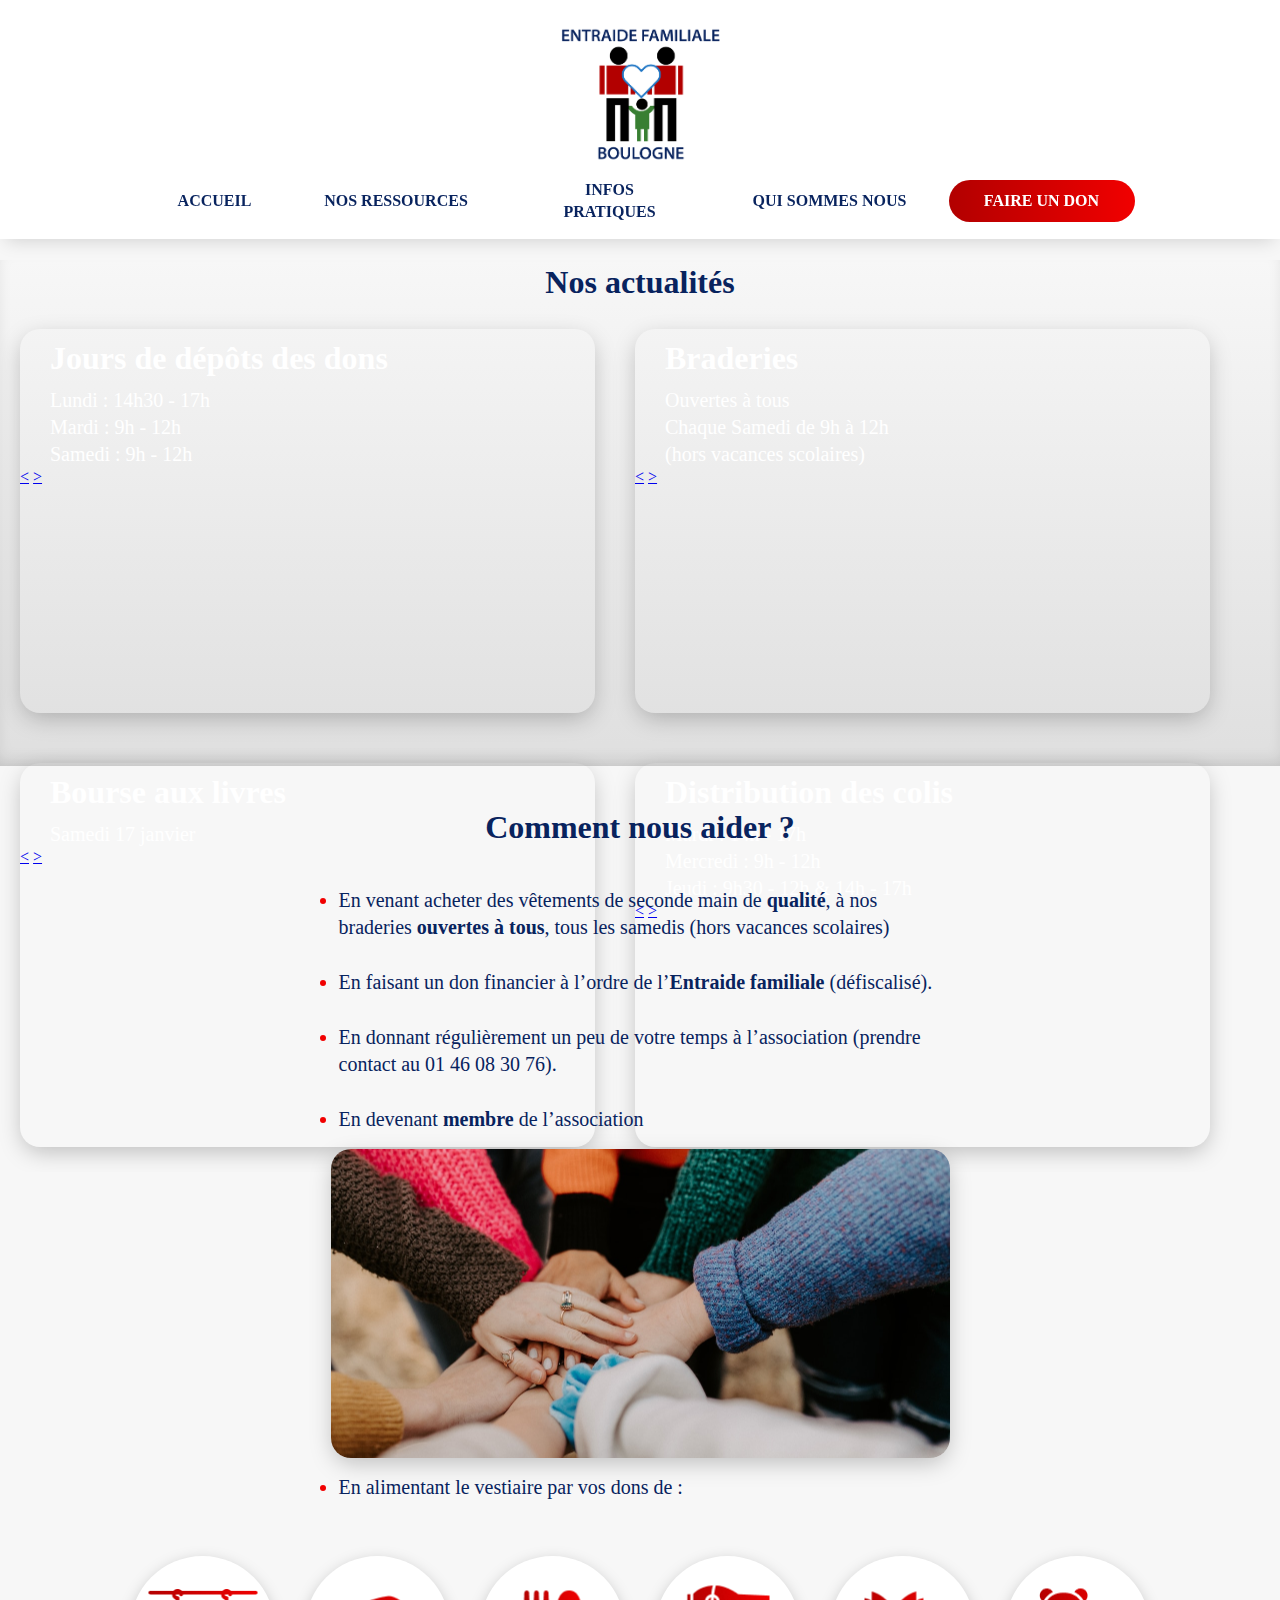
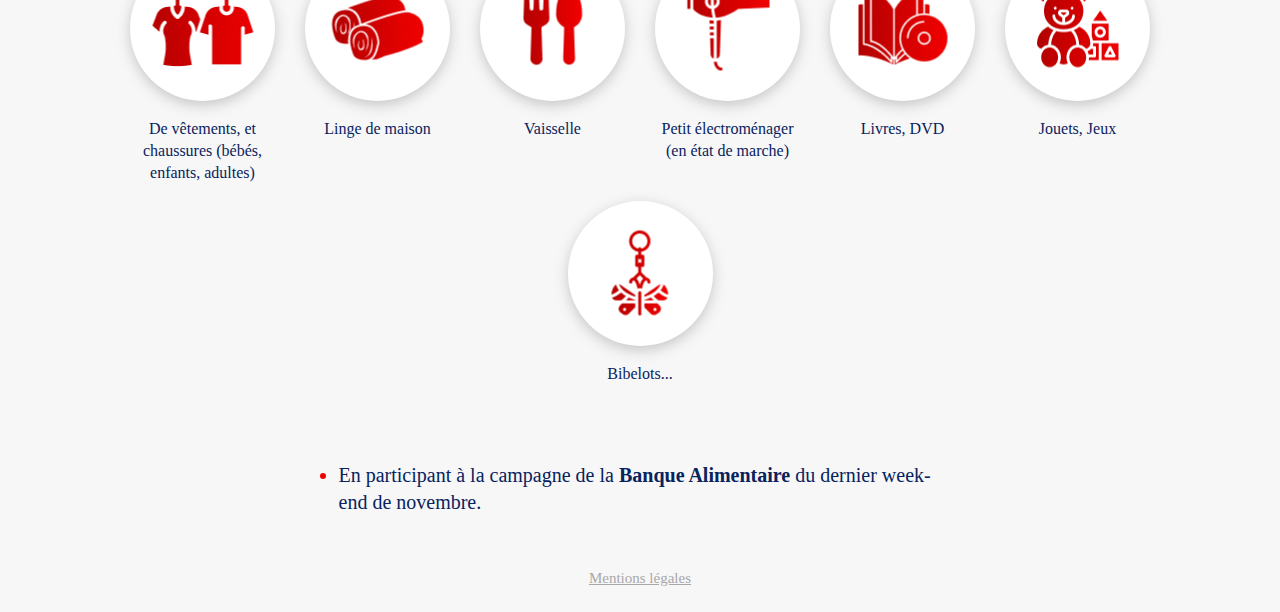
<file: index.html>
<!DOCTYPE html>

<html>

	<head>
	
		<link rel="icon" type="image/png" href="images/icons/favicon.png">
		<title>Entraide Familiale de Boulogne</title>
		<meta name="description" content="Apportez à l'Entraide Familiale de Boulogne Billancourt, vos vêtements, livres pour notre braderie, afin d'aider les personnes en difficulté.">
		<meta charset="utf-8">
		<link rel="stylesheet" type="text/css" href="style.css">
		<link rel="canonical" href="http://www.entraide-familiale-boulogne-billancourt.org/index.html">
		
		<!-- Google tag (gtag.js) -->
		<script async src="https://www.googletagmanager.com/gtag/js?id=G-55C5PD0J06"></script>
		<script>
		  window.dataLayer = window.dataLayer || [];
		  function gtag(){dataLayer.push(arguments);}
		  gtag('js', new Date());

		  gtag('config', 'G-55C5PD0J06');
		</script>

	</head>

	<body>

		<div id="myModal" class="modal">
 		  <div class="modal-content">
 		    <span class="close">&times;</span>
 		    <h1 style="background: linear-gradient(90deg, #B20000 0%, #F10000 100%);-webkit-background-clip: text;-webkit-text-fill-color: transparent;background-clip: text;text-fill-color: transparent;">Vacances de Noël</h1>
 		    <p class="presentation-text2" style="margin: 0px 15px 20px 15px;">Chers visiteurs,</p>
 		    <p class="presentation-text2" style="margin: 0px 15px 20px 15px;">Nous vous informons qu'en raison des vacances de Noël, les dépôts de vêtements sont mis en pause et reprendront le samedi 10 janvier. Merci de votre compréhension. Nous vous souhaitons de joyeuses fêtes.</p>
 		    <p class="presentation-text2" style="margin: 0px 15px 0px 15px;">Cordialement,</p>
 		    <p class="presentation-text2" style="margin: 0px 15px 20px 15px">L'équipe de l'Entraide</p>
		  </div>
		</div>
		
		<div id="header">
			<img src="images/Logo.png" alt="Entraide Familiale de Boulogne" id="logo-header">
		</div>

		<div id="menu" class="center">

			<ul id="menu-list" class="center">

				<li class="list-inline">
					<a href="index.html" class="btn-white" style="width: 78px;">ACCUEIL</a>
				</li>

				<li class="list-inline">
					<a href="nos-ressources.html" class="btn-white" style="width: 145px;">NOS RESSOURCES</a>
				</li>

				<li class="list-inline">
					<a href="infos-pratiques.html" class="btn-white" style="width: 142px;">INFOS PRATIQUES</a>
				</li>

				<li class="list-inline">
					<a href="l'association.html" class="btn-white" style="width: 158px;">QUI SOMMES NOUS</a>
				</li>

				<li class="list-inline">
					<a href="faire-un-don.html" class="btn-red" style="width: 126px;">FAIRE UN DON</a>
				</li>
				
			</ul>
		</div>
		

		<div id="banner">

			<h1 style="margin-bottom: 0px;">Nos actualités</h1>

			<div class="slider-container">
				<div class="slider">
				  <div class="slides">
					<div id="slides__1" class="slide">
						<span class="slide-text">
							<h1 class="slide-title">Jours de dépôts des dons</h1>
							<p class="presentation-text3">Lundi : 14h30 - 17h</p>
							<p class="presentation-text3">Mardi : 9h - 12h</p>
							<p class="presentation-text3">Samedi : 9h - 12h</p>
						</span>
					  <a class="slide__prev" href="#slides__4" title="Prev"><</a>
					  <a class="slide__next" href="#slides__2" title="Next">></a>
					</div>

					<div id="slides__2" class="slide">
						<span class="slide-text">
							<h1 class="slide-title">Braderies</h1>
							<p class="presentation-text3">Ouvertes à tous</p>
							<p class="presentation-text3">Chaque Samedi de 9h à 12h</p>
							<p class="presentation-text3">(hors vacances scolaires)</p>
						</span>
					  <a class="slide__prev" href="#slides__1" title="Prev"><</a>
					  <a class="slide__next" href="#slides__3" title="Next">></a>
					</div>

					<div id="slides__3" class="slide">
						<span class="slide-text">
							<h1 class="slide-title">Bourse aux livres</h1>
							<p class="presentation-text3">Samedi 17 janvier</p>
						</span>
					  <a class="slide__prev" href="#slides__2" title="Prev"><</a>
					  <a class="slide__next" href="#slides__4" title="Next">></a>
					</div>

					<div id="slides__4" class="slide">
						<span class="slide-text">
							<h1 class="slide-title">Distribution des colis</h1>
							<p class="presentation-text3">Mardi : 14h - 17h</p>
							<p class="presentation-text3">Mercredi : 9h - 12h</p>
							<p class="presentation-text3">Jeudi : 9h30 - 12h & 14h - 17h</p>
						</span>
					  <a class="slide__prev" href="#slides__3" title="Prev"><</a>
					  <a class="slide__next" href="#slides__1" title="Prev">></a>
					</div>

				</div>
			  </div>
			</div>
			
		</div>

		<div id="text-body">
		
			<div>
				<h1 style="margin-top:39px">Comment nous aider ?</h1>
			</div>

		

			<div id="final-bullets">
				<div>
					<ul id="bullets-homepage" class="bullets">
						<li class="presentation-text2" style="margin-top:0px">En venant acheter des vêtements de seconde main de <b>qualité</b>, à nos braderies <b>ouvertes à tous</b>, tous les samedis (hors vacances scolaires)</li>
						<li class="presentation-text2" style="margin-top:28px">En faisant un don financier à l’ordre de l’<b>Entraide familiale</b> (défiscalisé).</li>
						<li class="presentation-text2" style="margin-top:28px">En donnant régulièrement un peu de votre temps à l’association (prendre contact au 01 46 08 30 76).</li>
						<li class="presentation-text2" style="margin-top:28px">En devenant <b>membre</b> de l’association</li>
					</ul>
				</div>

				<div id="picture-hands">
					<img src="images/pictures/hands.jpeg" id="hands">
				</div>

			</div>

			<div id="final-bullets">

				<div>

					<ul id="bullets-homepage" class="bullets">
						<li class="presentation-text2" style="margin-top:0px;">En alimentant le vestiaire par vos dons de :</li>
					</ul>

				</div>

				<div id="picture-hands">
				
				</div>

			</div>

			<div class="all-icons">

				<div class="center-fixed">
					<div class="icons">
						<img src="images/icons/vetements.png" class="icon">
						<p class="text2 text-icons">De vêtements, et chaussures (bébés,  enfants, adultes)</p>
					</div>

					<div class="icons">
						<img src="images/icons/linge.png" class="icon">
						<p class="text2 text-icons">Linge de maison</p>
					</div>

					<div class="icons">
						<img src="images/icons/couverts.png" class="icon">
						<p class="text2 text-icons">Vaisselle</p>
					</div>

						<div class="icons">
						<img src="images/icons/seche.png" class="icon">
						<p class="text2 text-icons">Petit électroménager (en état de marche)</p>
					</div>

					<div class="icons">
						<img src="images/icons/livres.png" class="icon">
						<p class="text2 text-icons">Livres, DVD</p>
					</div>

					<div class="icons">
						<img src="images/icons/jouets.png" class="icon">
						<p class="text2 text-icons">Jouets, Jeux</p>
					</div>

					<div class="icons">
						<img src="images/icons/bibelots.png" class="icon">
						<p class="text2 text-icons">Bibelots...</p>
					</div>
				</div>

			</div>

			<div id="final-bullets">

				<div>

					<ul id="bullets-homepage" class="bullets">
						<li class="presentation-text2" style="margin-top:0px;">En participant à la campagne de la <b>Banque Alimentaire</b> du dernier week-end de novembre.</li>
					</ul>

				</div>

				<div id="picture-hands">
				
				</div>

			</div>


		</div>

		<div id="footer">
			<a id="mentions" class="center" href="mentions-legales.html">Mentions légales</a>
		</div>

		<script src="script.js"></script>
		
	</body>


</html>
</file>
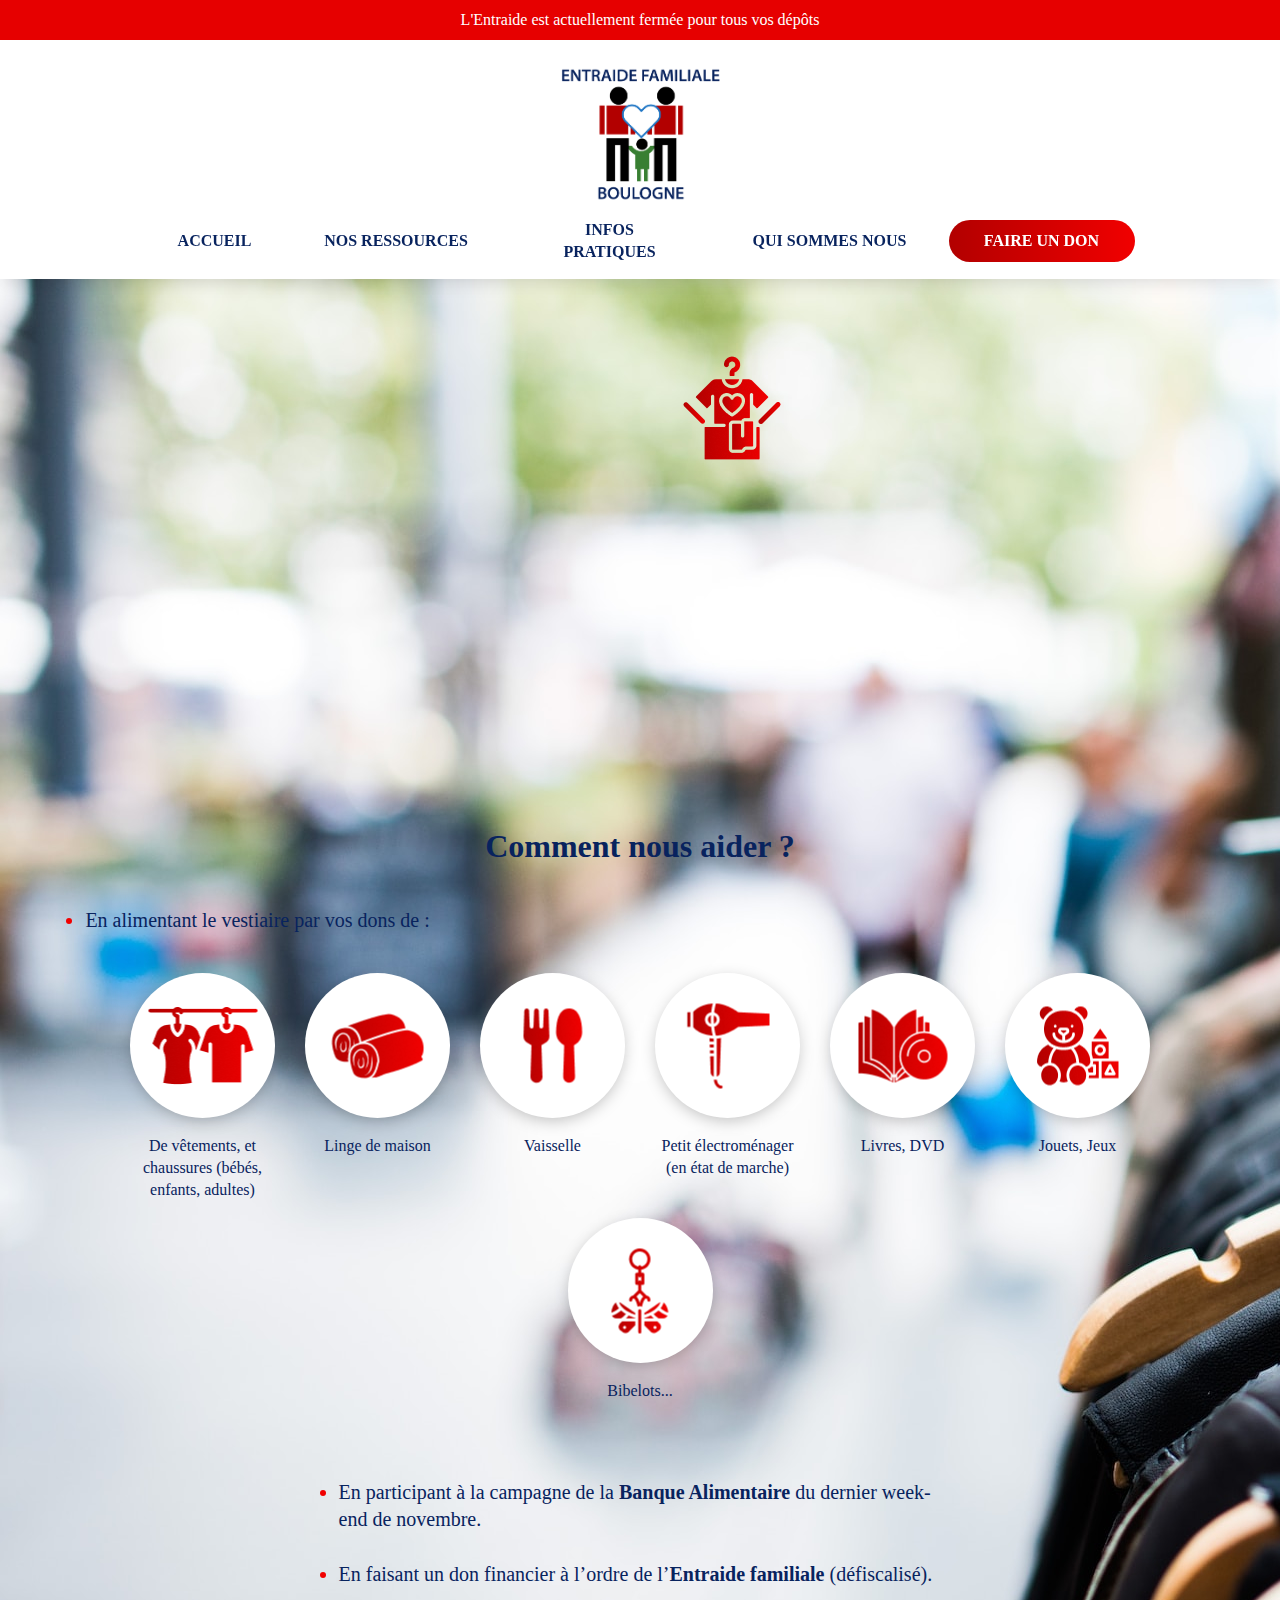
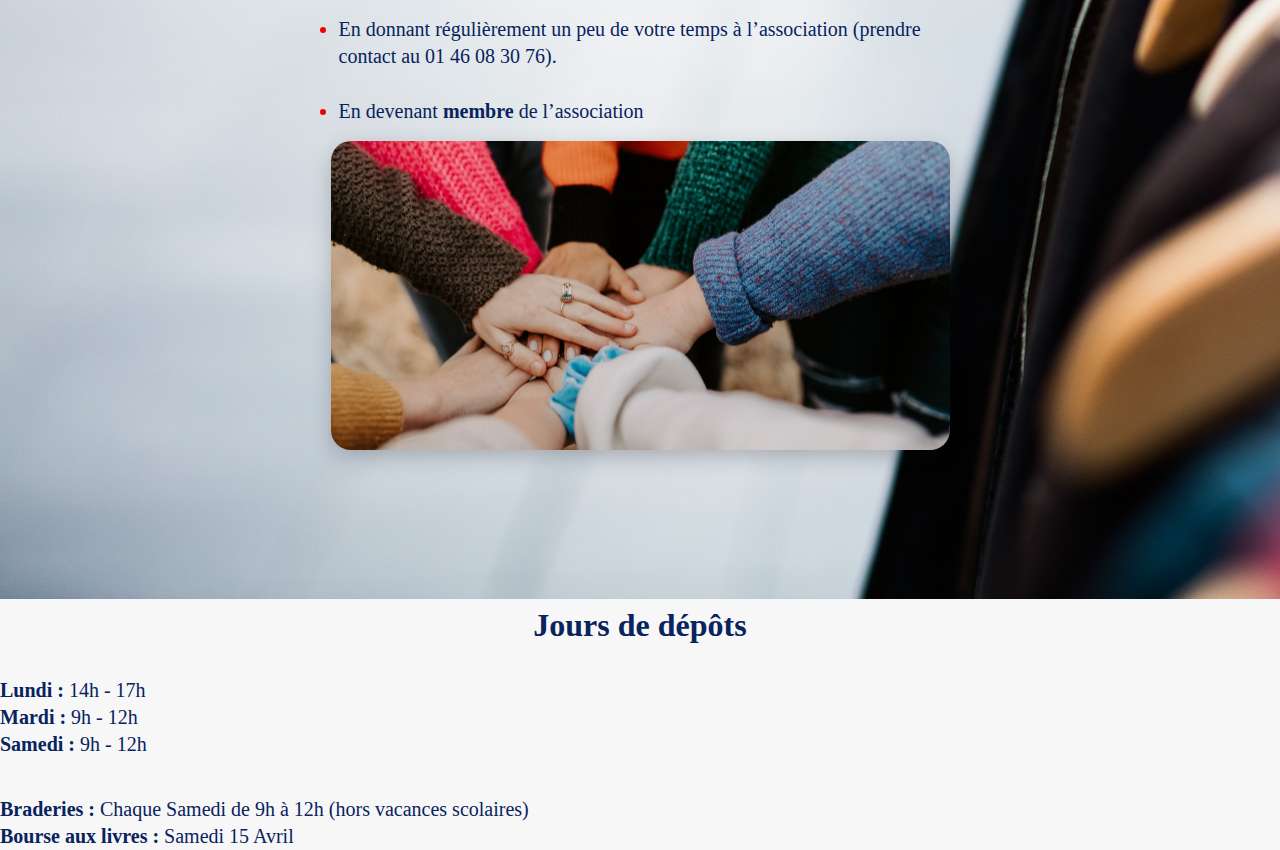
<file: accueil.html>
<!DOCTYPE html>

<html>

	<head>
	
		<title>Entraide Familiale de Boulogne</title>
		<meta name="description" content="Apportez à l'Entraide Familiale de Boulogne Billancourt, vos vêtements, livres pour notre braderie, afin d'aider les personnes en difficulté.">
		<meta charset="utf-8">
		<link rel="stylesheet" type="text/css" href="style.css">
		<link rel="canonical" href="http://entraide-familiale-boulogne-billancourt.org/accueil.html">
		

	</head>

	<body>

		<div id="status" class="center">
		  <p id="status-text" class="text2" style="color: white;"></p>
		</div>


		<div id="header">
			<img src="images/Logo.png" alt="Entraide Familiale de Boulogne" id="logo-header">
		</div>

		<div id="menu" class="center">

			<ul id="menu-list" class="center">

				<li class="list-inline">
					<a href="accueil.html" class="btn-white" style="width: 78px;">ACCUEIL</a>
				</li>

				<li class="list-inline">
					<a href="nos-ressources.html" class="btn-white" style="width: 145px;">NOS RESSOURCES</a>
				</li>

				<li class="list-inline">
					<a href="infos-pratiques.html" class="btn-white" style="width: 142px;">INFOS PRATIQUES</a>
				</li>

				<li class="list-inline">
					<a href="l'association.html" class="btn-white" style="width: 158px;">QUI SOMMES NOUS</a>
				</li>

				<li class="list-inline">
					<a href="faire-un-don.html" class="btn-red" style="width: 126px;">FAIRE UN DON</a>
				</li>
				
			</ul>
		</div>

		<div id="banner">
			<img src="images/pictures/Banner.png" id="img-banner">
			
			<div id="card-updates-global">

				<div class="card-updates">
					<h1 style="margin-top: 0px;">Jours de dépôts</h1>
					<p class="presentation-text2" style="margin-top: 30px"><b>Lundi :</b> 14h - 17h</p>
					<p class="presentation-text2"><b>Mardi :</b> 9h - 12h</p>
					<p class="presentation-text2" style="margin-bottom: 38px;"><b>Samedi :</b> 9h - 12h</p>
					<img src="images/icons/depot.png" id="icon-depot">

				</div>

				<div class="card-updates">
					<p class="presentation-text2"><b>Braderies :</b> Chaque Samedi de 9h à 12h (hors vacances scolaires)</p>
				</div>

				<div class="card-updates">
					<p class="presentation-text2"><b>Bourse aux livres :</b> Samedi 15 Avril</p>
				</div>

			</div>
			
		</div>

		<div id="text-body">
			<div>
				<h1 style="margin-top:39px">Comment nous aider ?</h1>
				<ul class="bullets">
					<li class="presentation-text2" style="margin:39px 0px 0px 15px">En alimentant le vestiaire par vos dons de :</li>
				</ul>
			</div>

			<div class="all-icons">

				<div class="center-fixed">
					<div class="icons">
						<img src="images/icons/vetements.png" class="icon">
						<p class="text2 text-icons">De vêtements, et chaussures (bébés,  enfants, adultes)</p>
					</div>

					<div class="icons">
						<img src="images/icons/linge.png" class="icon">
						<p class="text2 text-icons">Linge de maison</p>
					</div>

					<div class="icons">
						<img src="images/icons/couverts.png" class="icon">
						<p class="text2 text-icons">Vaisselle</p>
					</div>

						<div class="icons">
						<img src="images/icons/seche.png" class="icon">
						<p class="text2 text-icons">Petit électroménager (en état de marche)</p>
					</div>

					<div class="icons">
						<img src="images/icons/livres.png" class="icon">
						<p class="text2 text-icons">Livres, DVD</p>
					</div>

					<div class="icons">
						<img src="images/icons/jouets.png" class="icon">
						<p class="text2 text-icons">Jouets, Jeux</p>
					</div>

					<div class="icons">
						<img src="images/icons/bibelots.png" class="icon">
						<p class="text2 text-icons">Bibelots...</p>
					</div>
				</div>

			</div>

			<div id="final-bullets">
				<div>
					<ul id="bullets-homepage" class="bullets">
						<li class="presentation-text2" style="margin-top:0px">En participant à la campagne de la <b>Banque Alimentaire</b> du dernier week-end de novembre.</li>
						<li class="presentation-text2" style="margin-top:28px">En faisant un don financier à l’ordre de l’<b>Entraide familiale</b> (défiscalisé).</li>
						<li class="presentation-text2" style="margin-top:28px">En donnant régulièrement un peu de votre temps à l’association (prendre contact au 01 46 08 30 76).</li>
						<li class="presentation-text2" style="margin-top:28px">En devenant <b>membre</b> de l’association</li>
					</ul>
				</div>

				<div id="picture-hands">
					<img src="images/pictures/hands.jpeg" id="hands">
				</div>

			</div>

		</div>

		<div id="footer">
			<a id="mentions" class="center" href="mentions-legales.html">Mentions légales</a>
		</div>

		<script src="script.js"></script>
		
	</body>


</html>
</file>
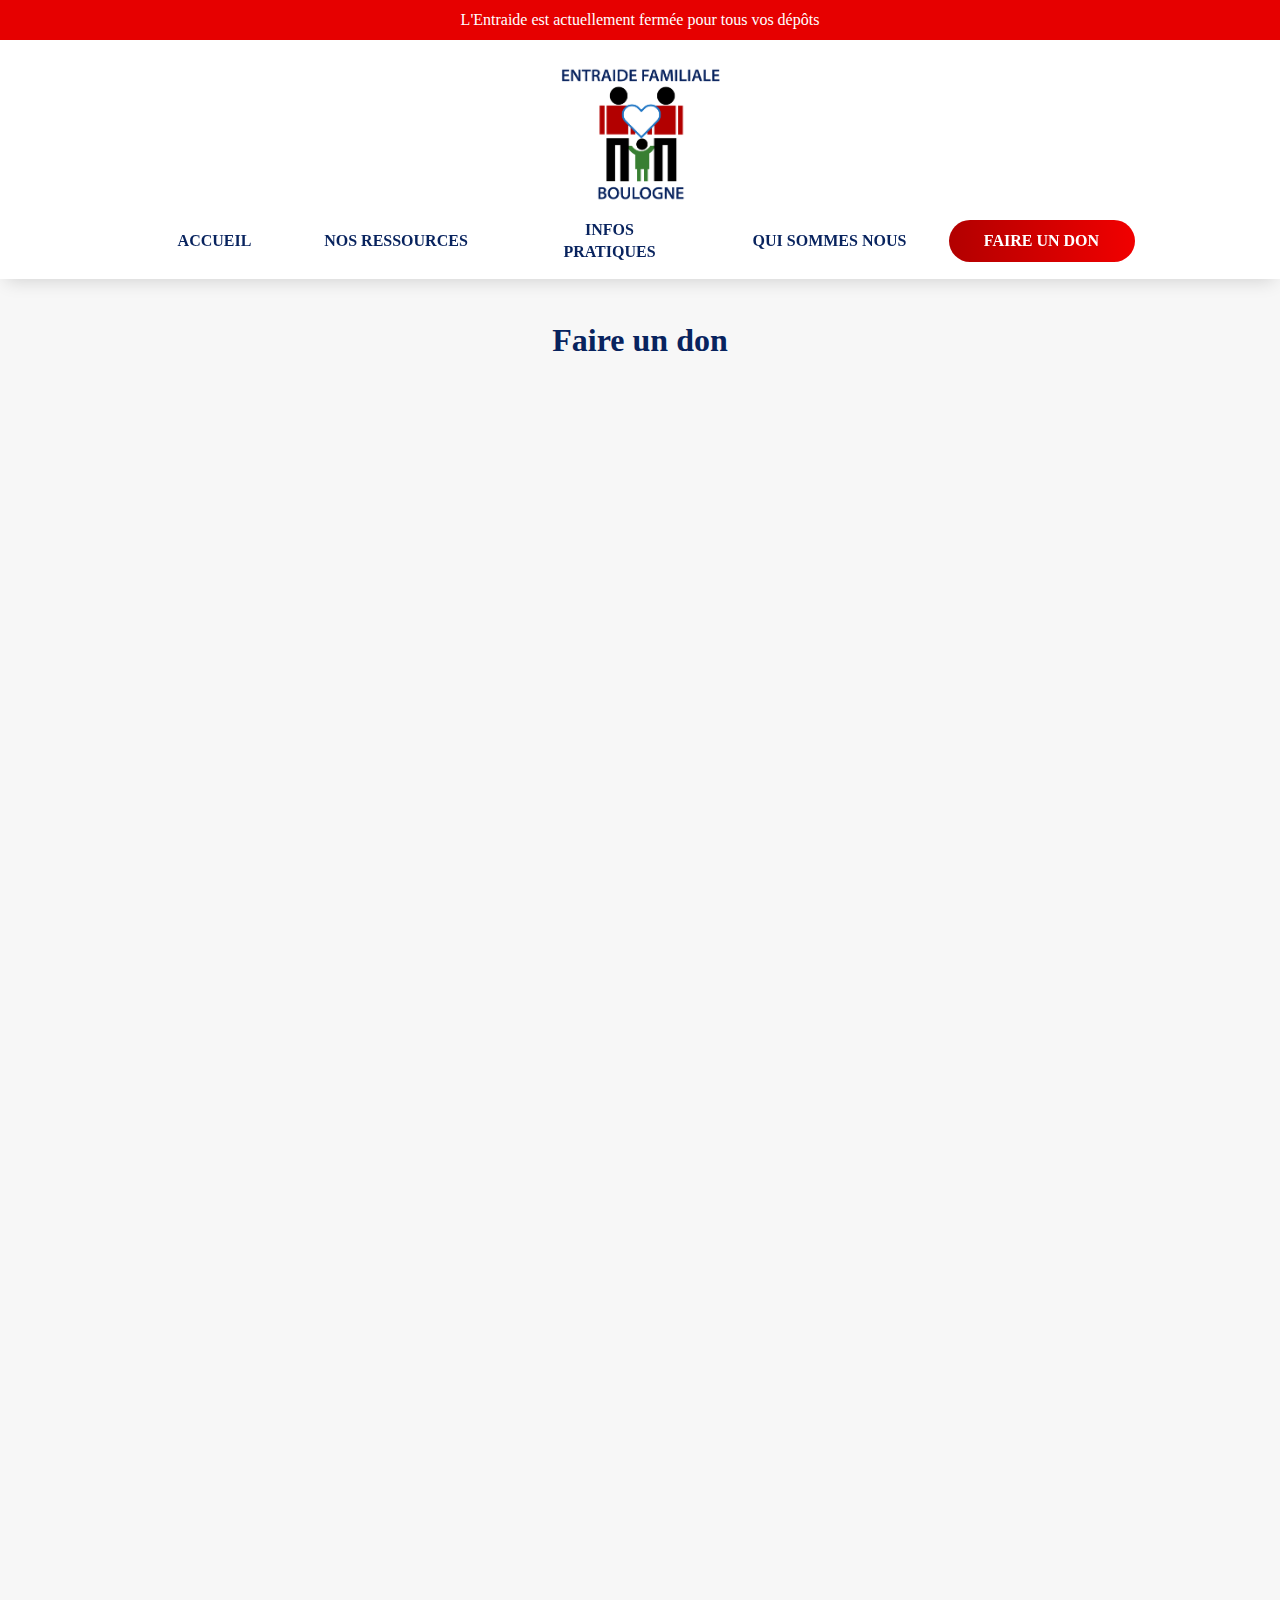
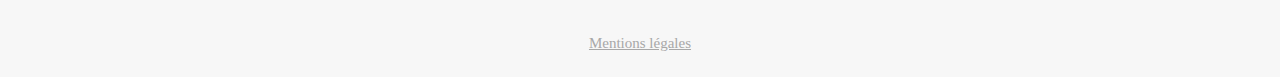
<file: faire-un-don.html>
<!DOCTYPE html>

<html>

	<head>
	
		<title>Entraide Familiale de Boulogne | Faire un Don</title>
		<meta name="description" content="Apportez à l'Entraide Familiale de Boulogne Billancourt, vos vêtements, livres pour notre braderie, afin d'aider les personnes en difficulté.">
		<meta charset="utf-8">
		<link rel="stylesheet" type="text/css" href="style.css">

	</head>

	<body>

		<div id="status" class="center">
		  <p id="status-text" class="text2" style="color: white;"></p>
		</div>

		<div id="header">
			<img src="images/Logo.png" alt="Entraide Familiale de Boulogne" id="logo-header">
		</div>

		<div id="menu" class="center">

			<ul id="menu-list" class="center">

				<li class="list-inline">
					<a href="accueil.html" class="btn-white" style="width: 78px;">ACCUEIL</a>
				</li>

				<li class="list-inline">
					<a href="nos-ressources.html" class="btn-white" style="width: 145px;">NOS RESSOURCES</a>
				</li>

				<li class="list-inline">
					<a href="infos-pratiques.html" class="btn-white" style="width: 142px;">INFOS PRATIQUES</a>
				</li>

				<li class="list-inline">
					<a href="l'association.html" class="btn-white" style="width: 158px;">QUI SOMMES NOUS</a>
				</li>

				<li class="list-inline">
					<a href="faire-un-don.html" class="btn-red" style="width: 126px;">FAIRE UN DON</a>
				</li>
				
			</ul>
		</div>

		<div id="text-body">
			<div>
				<h1 style="margin-top:39px">Faire un don</h1>

				<iframe id="haWidget" allowtransparency="true" scrolling="auto" src="https://www.helloasso.com/associations/entraide-familiale/formulaires/1/widget"></iframe>

			</div>

		</div>

		<div id="footer">
			<a id="mentions" class="center" href="mentions-legales.html">Mentions légales</a>
		</div>

		<script src="script.js"></script>

	</body>


</html>
</file>
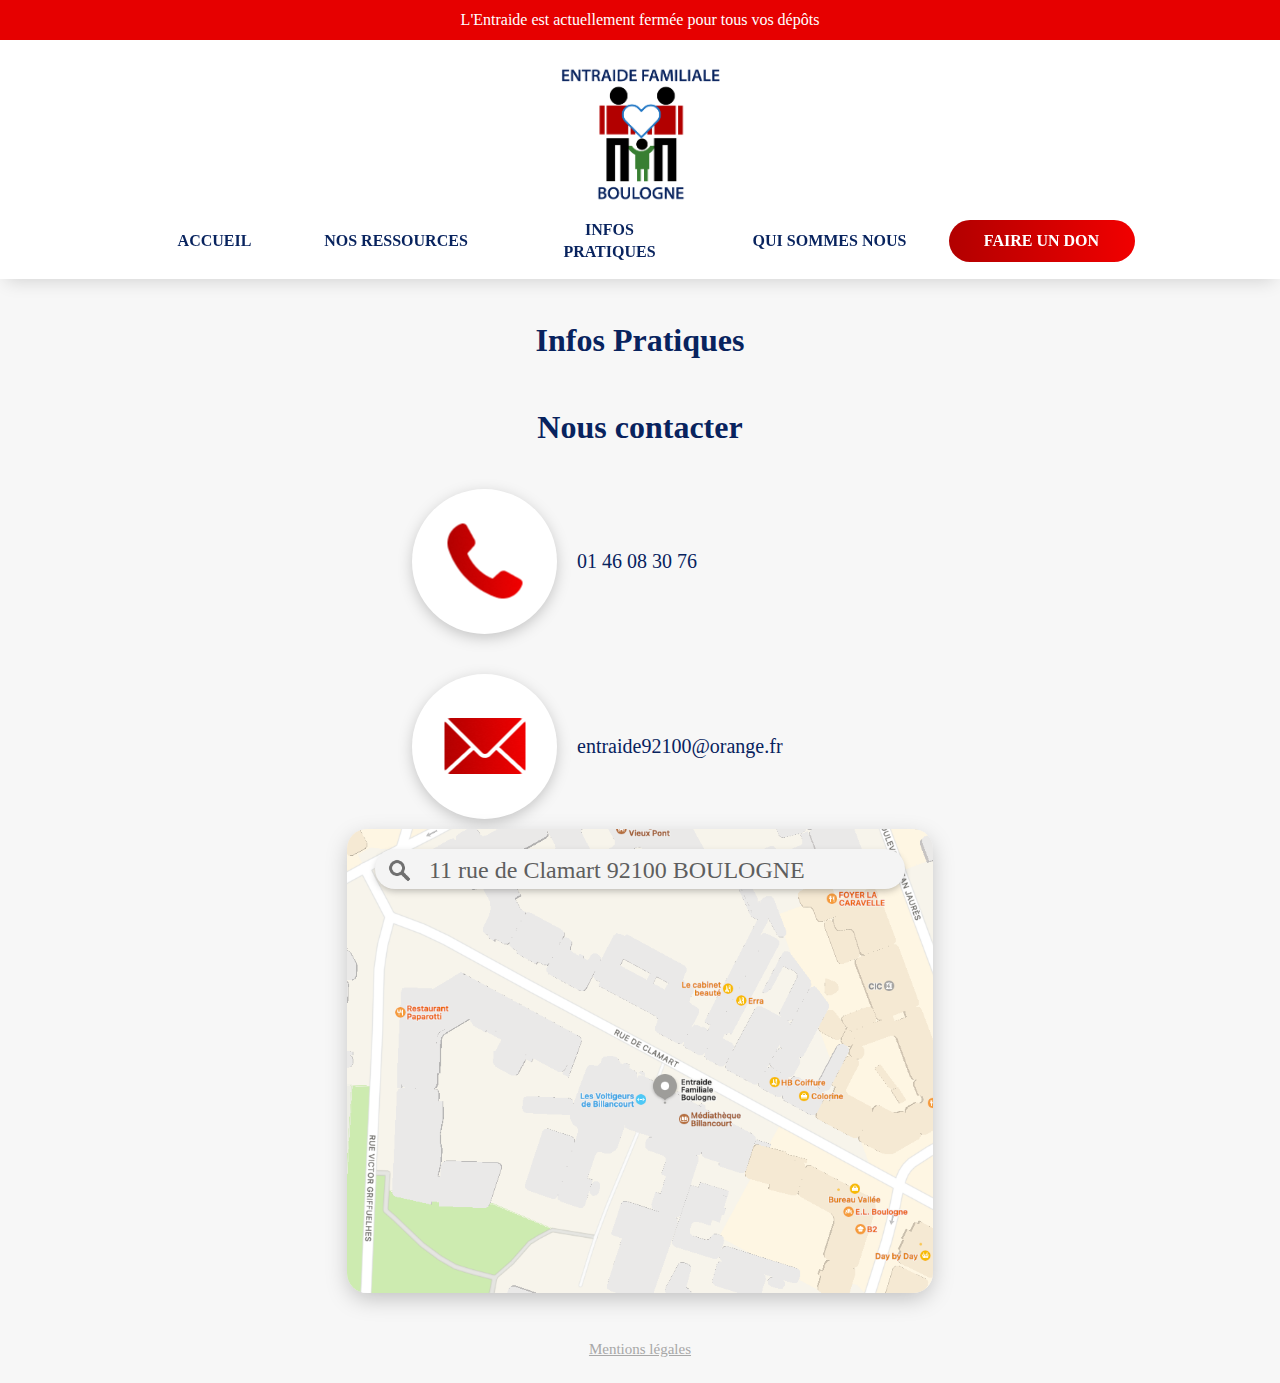
<file: infos-pratiques.html>
<!DOCTYPE html>

<html>

	<head>
	
		<title>Entraide Familiale de Boulogne | Infos pratiques</title>
		<meta name="description" content="Apportez à l'Entraide Familiale de Boulogne Billancourt, vos vêtements, livres pour notre braderie, afin d'aider les personnes en difficulté.">
		<meta charset="utf-8">
		<link rel="stylesheet" type="text/css" href="style.css">

	</head>

	<body>

		<div id="status" class="center">
		  <p id="status-text" class="text2" style="color: white;"></p>
		</div>

		<div id="header">
			<img src="images/Logo.png" alt="Entraide Familiale de Boulogne" id="logo-header">
		</div>

		<div id="menu" class="center">

			<ul id="menu-list" class="center">

				<li class="list-inline">
					<a href="index.html" class="btn-white" style="width: 78px;">ACCUEIL</a>
				</li>

				<li class="list-inline">
					<a href="nos-ressources.html" class="btn-white" style="width: 145px;">NOS RESSOURCES</a>
				</li>

				<li class="list-inline">
					<a href="infos-pratiques.html" class="btn-white" style="width: 142px;">INFOS PRATIQUES</a>
				</li>

				<li class="list-inline">
					<a href="l'association.html" class="btn-white" style="width: 158px;">QUI SOMMES NOUS</a>
				</li>

				<li class="list-inline">
					<a href="faire-un-don.html" class="btn-red" style="width: 126px;">FAIRE UN DON</a>
				</li>

			</ul>
		</div>

		<div id="text-body">
			<div>
				<h1 style="margin-top:39px">Infos Pratiques</h1>
				
				<div id="infos-pratiques">
					
					<div id="contact">

						<h1>Nous contacter</h1>

						<div class="contact-infos">
							<div class="icons">
								<img src="images/icons/phone.png" class="icon">
							</div>
							<p class="presentation-text2 contact-text">01 46 08 30 76</p>
						</div>

						<div class="contact-infos">
							<div class="icons">
								<img src="images/icons/mail.png" class="icon">
							</div>
							<p class="presentation-text2 contact-text">entraide92100@orange.fr</p>
						</div>

					</div>

					<div id="localisation">
						<div id="search-bar">
							<img src="images/icons/loupe.png" id="search-icon">
							<p id="search-text">11 rue de Clamart 92100 BOULOGNE</p>
						</div>
					</div>

				</div>

			</div>

		</div>

		<div id="footer">
			<a id="mentions" class="center" href="mentions-legales.html">Mentions légales</a>
		</div>

		<script src="script.js"></script>

	</body>


</html>
</file>
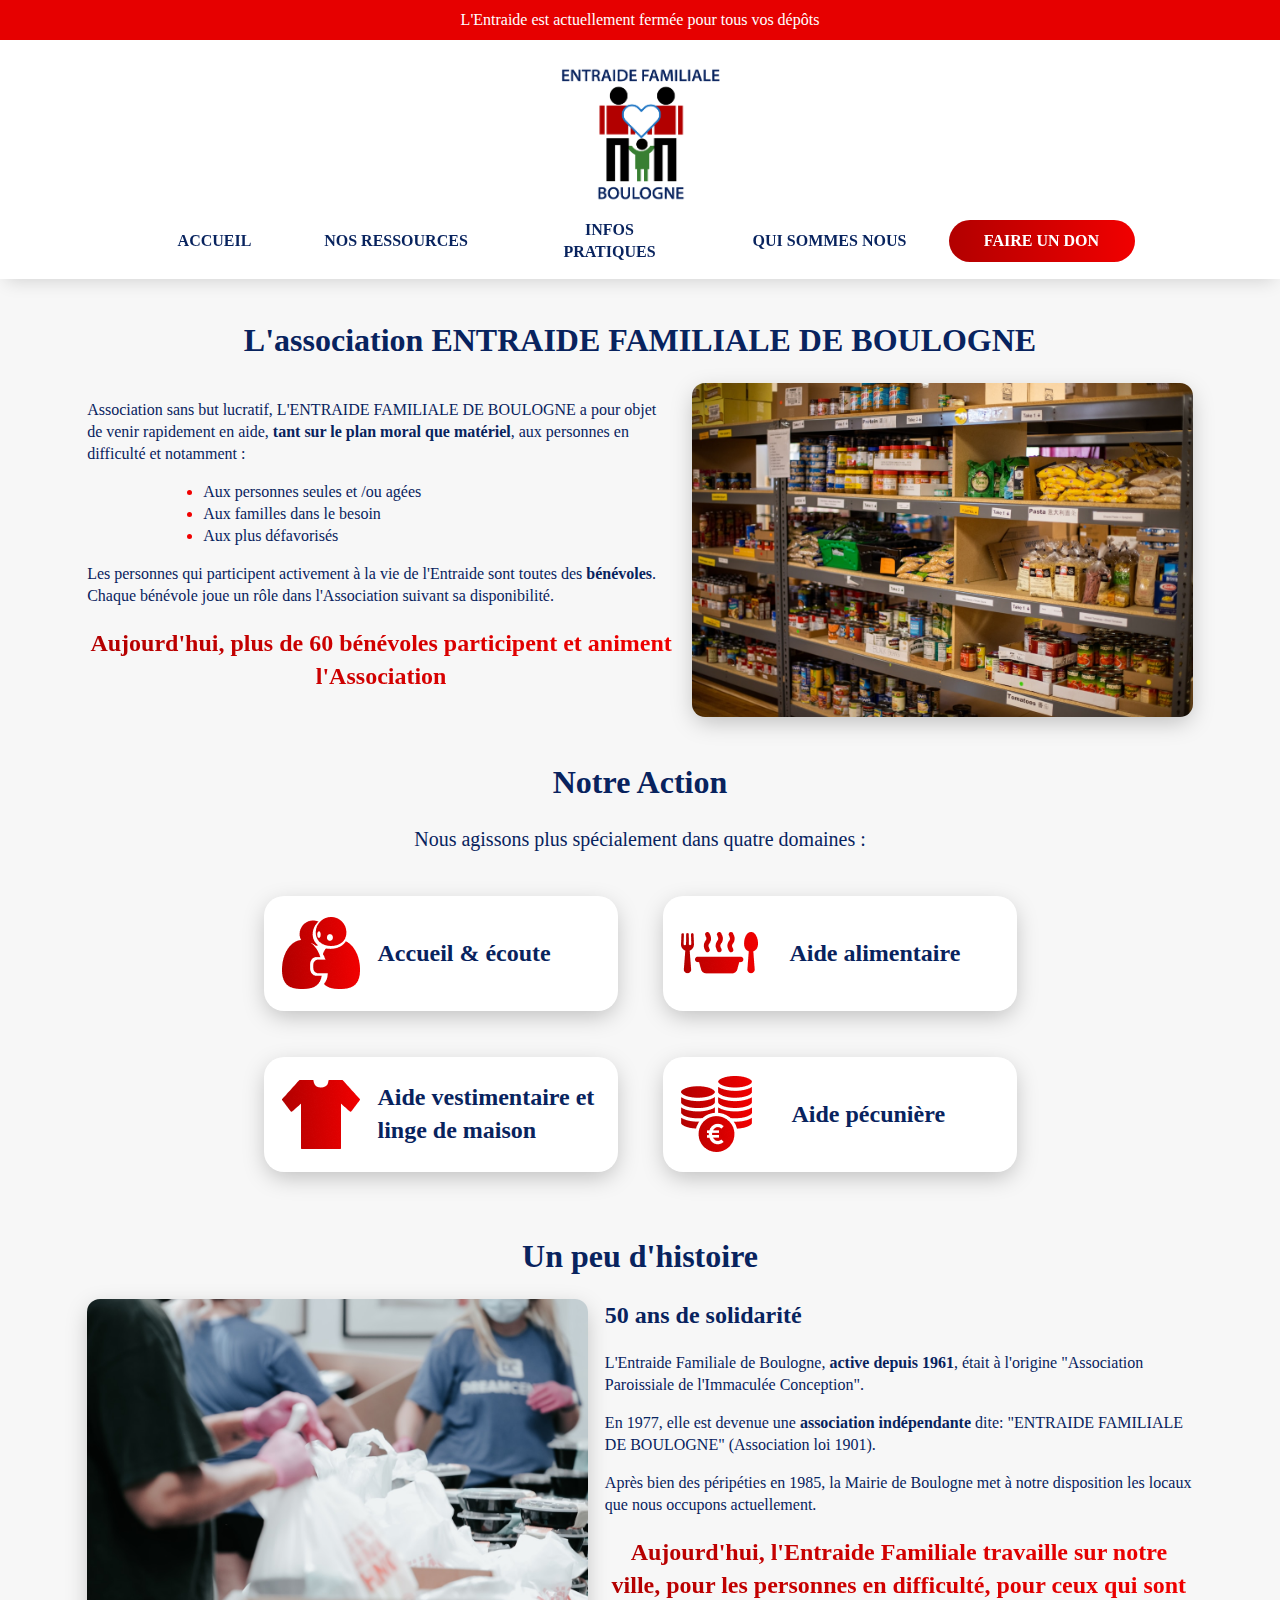
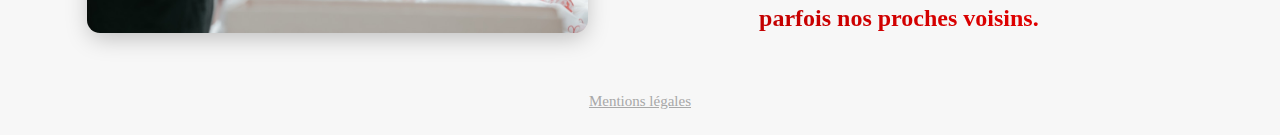
<file: l'association.html>
<!DOCTYPE html>

<html>

	<head>
	
		<title>Entraide Familiale de Boulogne | L'association</title>
		<meta name="description" content="Apportez à l'Entraide Familiale de Boulogne Billancourt, vos vêtements, livres pour notre braderie, afin d'aider les personnes en difficulté.">
		<meta charset="utf-8">
		<link rel="stylesheet" type="text/css" href="style.css">

		<!-- Google tag (gtag.js) -->
		<script async src="https://www.googletagmanager.com/gtag/js?id=G-55C5PD0J06"></script>
		<script>
		  window.dataLayer = window.dataLayer || [];
		  function gtag(){dataLayer.push(arguments);}
		  gtag('js', new Date());

		  gtag('config', 'G-55C5PD0J06');
		</script>

	</head>

	<body>

		<div id="status" class="center">
		  <p id="status-text" class="text2" style="color: white;"></p>
		</div>

		<div id="header">
			<img src="images/Logo.png" alt="Entraide Familiale de Boulogne" id="logo-header">
		</div>

		<div id="menu" class="center">

			<ul id="menu-list" class="center">

				<li class="list-inline">
					<a href="index.html" class="btn-white" style="width: 78px;">ACCUEIL</a>
				</li>

				<li class="list-inline">
					<a href="nos-ressources.html" class="btn-white" style="width: 145px;">NOS RESSOURCES</a>
				</li>

				<li class="list-inline">
					<a href="infos-pratiques.html" class="btn-white" style="width: 142px;">INFOS PRATIQUES</a>
				</li>

				<li class="list-inline">
					<a href="l'association.html" class="btn-white" style="width: 158px;">QUI SOMMES NOUS</a>
				</li>

				<li class="list-inline">
					<a href="faire-un-don.html" class="btn-red" style="width: 126px;">FAIRE UN DON</a>
				</li>
				
			</ul>
		</div>

		<div id="text-body">
			<div>
				<h1 style="margin-top:39px">L'association ENTRAIDE FAMILIALE DE BOULOGNE</h1>

				<div class="text-and-image">

					<div class="text-image">
						<p class="text">Association sans but lucratif, L'ENTRAIDE FAMILIALE DE BOULOGNE a pour objet de venir rapidement en aide, <b>tant sur le plan moral que matériel</b>, aux personnes en difficulté et notamment :</p>

						<ul class="bullets" style="margin-left:116px">
							<li class="text">Aux personnes seules et /ou agées</li>
							<li class="text">Aux familles dans le besoin</li>
							<li class="text">Aux plus défavorisés</li>
						</ul>

						<p class="text">Les personnes qui participent activement à la vie de l'Entraide sont toutes des <b>bénévoles</b>. Chaque bénévole joue un rôle dans l'Association suivant sa disponibilité.</p>

						<h2 class="title-red">Aujourd'hui, plus de 60 bénévoles participent et animent l'Association</h2>

					</div>
					
					<div>
						<img src="images/pictures/etageres.jpeg" id="etageres">
					</div>

				</div>

			</div>

			<div>
				<h1 style="margin-top:39px">Notre Action</h1>

				<p class="presentation-text">Nous agissons plus spécialement dans quatre domaines :</p>

				<div id="actions">

					<div class="action">

						<img src="images/icons/hug.png" class="action-icon">

						<p class="action-title">Accueil & écoute</p>

					</div>

					<div class="action">

						<img src="images/icons/meal.png" class="action-icon" style="margin-right: 32px;">

						<p class="action-title">Aide alimentaire</p>

					</div>

					<div class="action">

						<img src="images/icons/shirt.png" class="action-icon">

						<p class="action-title">Aide vestimentaire et linge de maison</p>

					</div>

					<div class="action">

						<img src="images/icons/money.png" class="action-icon" style="margin-right: 40px;">

						<p class="action-title">Aide pécunière</p>

					</div>

				</div>

			</div>

			<div>
				<h1 style="margin-top:39px">Un peu d'histoire</h1>

				<div class="text-and-image">

					<div>
						<img src="images/pictures/sacs.jpeg" id="sacs">
					</div>

					<div class="text-image">
						
						<h2 style="margin-top: 0px">50 ans de solidarité</h2>

						<p class="text">L'Entraide Familiale de Boulogne, <b>active depuis 1961</b>, était à l'origine "Association Paroissiale de l'Immaculée Conception".</p>

						<p class="text">En 1977, elle est devenue une <b>association indépendante</b> dite: "ENTRAIDE FAMILIALE DE BOULOGNE" (Association loi 1901).</p>

						<p class="text">Après bien des péripéties en 1985, la Mairie de Boulogne met à notre disposition les locaux que nous occupons actuellement.</p>

						<h2 class="title-red">Aujourd'hui, l'Entraide Familiale travaille sur notre ville, pour les personnes en difficulté, pour ceux qui sont parfois nos proches voisins.</h2>

					</div>

				</div>

			</div>

		</div>

		<div id="footer">
			<a id="mentions" class="center" href="mentions-legales.html">Mentions légales</a>
		</div>

		<script src="script.js"></script>

	</body>


</html>
</file>
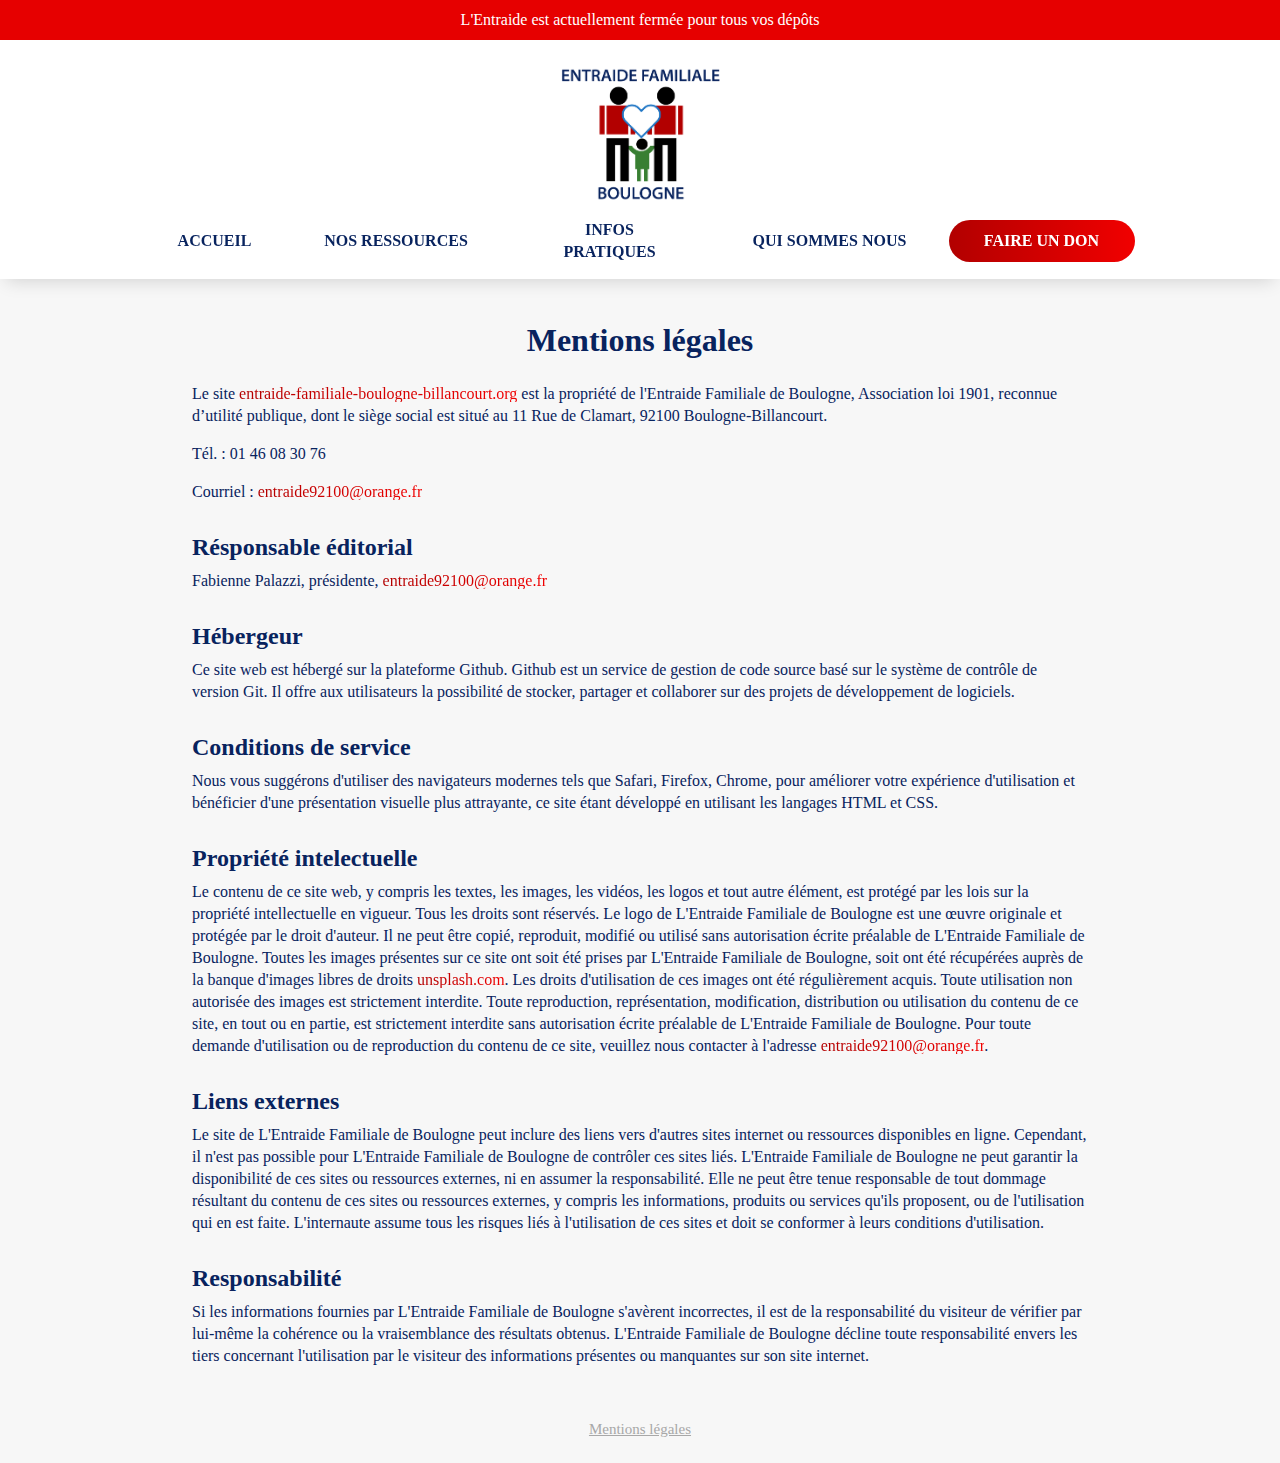
<file: mentions-legales.html>
<!DOCTYPE html>

<html>

	<head>
	
		<title>Entraide Familiale de Boulogne | Mentions Légales</title>
		<meta name="description" content="Apportez à l'Entraide Familiale de Boulogne Billancourt, vos vêtements, livres pour notre braderie, afin d'aider les personnes en difficulté.">
		<meta charset="utf-8">
		<link rel="stylesheet" type="text/css" href="style.css">

		<!-- Google tag (gtag.js) -->
		<script async src="https://www.googletagmanager.com/gtag/js?id=G-55C5PD0J06"></script>
		<script>
		  window.dataLayer = window.dataLayer || [];
		  function gtag(){dataLayer.push(arguments);}
		  gtag('js', new Date());

		  gtag('config', 'G-55C5PD0J06');
		</script>

	</head>

	<body>

		<div id="status" class="center">
		  <p id="status-text" class="text2" style="color: white;"></p>
		</div>

		<div id="header">
			<img src="images/Logo.png" alt="Entraide Familiale de Boulogne" id="logo-header">
		</div>

		<div id="menu" class="center">

			<ul id="menu-list" class="center">

				<li class="list-inline">
					<a href="index.html" class="btn-white" style="width: 78px;">ACCUEIL</a>
				</li>

				<li class="list-inline">
					<a href="nos-ressources.html" class="btn-white" style="width: 145px;">NOS RESSOURCES</a>
				</li>

				<li class="list-inline">
					<a href="infos-pratiques.html" class="btn-white" style="width: 142px;">INFOS PRATIQUES</a>
				</li>

				<li class="list-inline">
					<a href="l'association.html" class="btn-white" style="width: 158px;">QUI SOMMES NOUS</a>
				</li>

				<li class="list-inline">
					<a href="faire-un-don.html" class="btn-red" style="width: 126px;">FAIRE UN DON</a>
				</li>
				
			</ul>
		</div>

		<div id="text-mentions">
			<div>
				<h1 style="margin-top:39px">Mentions légales</h1>

				<p class="text">Le site <a class="link-mention" href="http://entraide-familiale-boulogne-billancourt.org">entraide-familiale-boulogne-billancourt.org</a> est la propriété de l'Entraide Familiale de Boulogne, Association loi 1901, reconnue d’utilité publique, dont le siège social est situé au 11 Rue de Clamart, 92100 Boulogne-Billancourt.</p>

				<p class="text">Tél. : 01 46 08 30 76</p>
				<p class="text">Courriel : <a class="link-mention" href="mailto:entraide92100@orange.fr">entraide92100@orange.fr</a></p>

				<h2 class="title-mention">Résponsable éditorial</h2>
				<p class="text">Fabienne Palazzi, présidente, <a class="link-mention" href="mailto:entraide92100@orange.fr">entraide92100@orange.fr</a></p>

				<h2 class="title-mention">Hébergeur</h2>
				<p class="text">Ce site web est hébergé sur la plateforme Github. Github est un service de gestion de code source basé sur le système de contrôle de version Git. Il offre aux utilisateurs la possibilité de stocker, partager et collaborer sur des projets de développement de logiciels. </p>

				<h2 class="title-mention">Conditions de service</h2>
				<p class="text">Nous vous suggérons d'utiliser des navigateurs modernes tels que Safari, Firefox, Chrome, pour améliorer votre expérience d'utilisation et bénéficier d'une présentation visuelle plus attrayante, ce site étant développé en utilisant les langages HTML et CSS.</p>

				<h2 class="title-mention">Propriété intelectuelle</h2>
				<p class="text">Le contenu de ce site web, y compris les textes, les images, les vidéos, les logos et tout autre élément, est protégé par les lois sur la propriété intellectuelle en vigueur. Tous les droits sont réservés. Le logo de L'Entraide Familiale de Boulogne est une œuvre originale et protégée par le droit d'auteur. Il ne peut être copié, reproduit, modifié ou utilisé sans autorisation écrite préalable de L'Entraide Familiale de Boulogne. Toutes les images présentes sur ce site ont soit été prises par L'Entraide Familiale de Boulogne, soit ont été récupérées auprès de la banque d'images libres de droits <a class="link-mention" href="https://unsplash.com/fr">unsplash.com</a>. Les droits d'utilisation de ces images ont été régulièrement acquis. Toute utilisation non autorisée des images est strictement interdite. Toute reproduction, représentation, modification, distribution ou utilisation du contenu de ce site, en tout ou en partie, est strictement interdite sans autorisation écrite préalable de L'Entraide Familiale de Boulogne. Pour toute demande d'utilisation ou de reproduction du contenu de ce site, veuillez nous contacter à l'adresse <a class="link-mention" href="mailto:entraide92100@orange.fr">entraide92100@orange.fr</a>.</p>

				<h2 class="title-mention">Liens externes</h2>
				<p class="text">Le site de L'Entraide Familiale de Boulogne peut inclure des liens vers d'autres sites internet ou ressources disponibles en ligne. Cependant, il n'est pas possible pour L'Entraide Familiale de Boulogne de contrôler ces sites liés. L'Entraide Familiale de Boulogne ne peut garantir la disponibilité de ces sites ou ressources externes, ni en assumer la responsabilité. Elle ne peut être tenue responsable de tout dommage résultant du contenu de ces sites ou ressources externes, y compris les informations, produits ou services qu'ils proposent, ou de l'utilisation qui en est faite. L'internaute assume tous les risques liés à l'utilisation de ces sites et doit se conformer à leurs conditions d'utilisation.</p>

				<h2 class="title-mention">Responsabilité</h2>
				<p class="text">Si les informations fournies par L'Entraide Familiale de Boulogne s'avèrent incorrectes, il est de la responsabilité du visiteur de vérifier par lui-même la cohérence ou la vraisemblance des résultats obtenus. L'Entraide Familiale de Boulogne décline toute responsabilité envers les tiers concernant l'utilisation par le visiteur des informations présentes ou manquantes sur son site internet.</p>

			</div>

		</div>

		<div id="footer">
			<a id="mentions" class="center" href="mentions-legales.html">Mentions légales</a>
		</div>

		<script src="script.js"></script>

	</body>


</html>
</file>
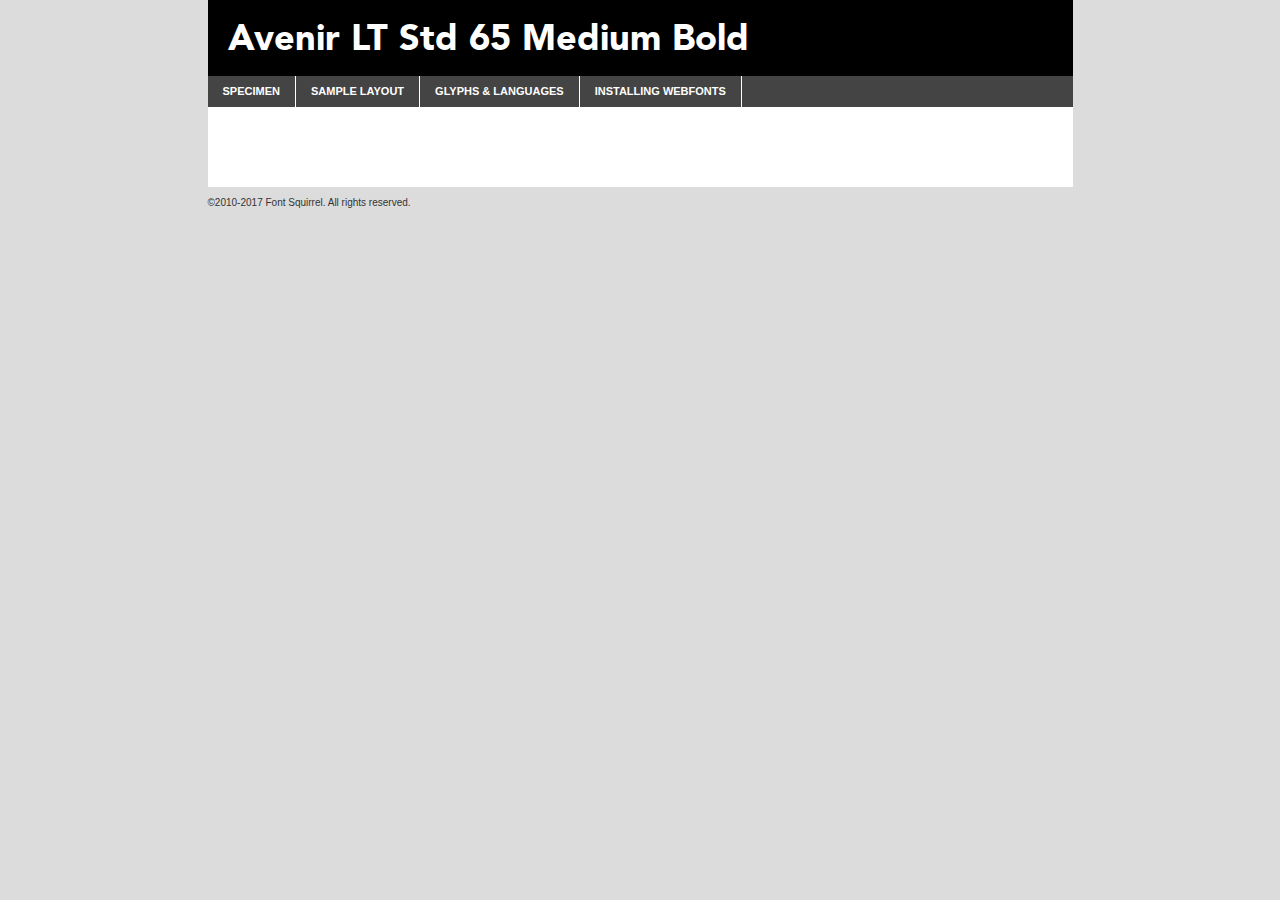
<file: Font/Avenir/avenirltstd-black-demo.html>
<!DOCTYPE html PUBLIC "-//W3C//DTD XHTML 1.0 Transitional//EN"
        "http://www.w3.org/TR/xhtml1/DTD/xhtml1-transitional.dtd">

<html xmlns="http://www.w3.org/1999/xhtml" xml:lang="en" lang="en">
<head>
    <meta http-equiv="Content-Type" content="text/html; charset=utf-8"/>
    <script src="http://ajax.googleapis.com/ajax/libs/jquery/1.7.2/jquery.min.js" type="text/javascript" charset="utf-8"></script>
    <script type="text/javascript">
		(function($) {
			$.fn.easyTabs = function(option) {
				var param = jQuery.extend({ fadeSpeed: 'fast', defaultContent: 1, activeClass: 'active' }, option);
				$(this).each(function() {
					var thisId = '#' + this.id;
					if ( param.defaultContent == '' )
					{
						param.defaultContent = 1;
					}
					if ( typeof param.defaultContent == 'number' )
					{
						var defaultTab = $(thisId + ' .tabs li:eq(' + (param.defaultContent - 1) + ') a').attr('href').substr(1);
					}
					else
					{
						var defaultTab = param.defaultContent;
					}
					$(thisId + ' .tabs li a').each(function() {
						var tabToHide = $(this).attr('href').substr(1);
						$('#' + tabToHide).addClass('easytabs-tab-content');
					});
					hideAll();
					changeContent(defaultTab);

					function hideAll() {$(thisId + ' .easytabs-tab-content').hide();}

					function changeContent(tabId)
					{
						hideAll();
						$(thisId + ' .tabs li').removeClass(param.activeClass);
						$(thisId + ' .tabs li a[href=#' + tabId + ']').closest('li').addClass(param.activeClass);
						if ( param.fadeSpeed != 'none' )
						{
							$(thisId + ' #' + tabId).fadeIn(param.fadeSpeed);
						}
						else
						{
							$(thisId + ' #' + tabId).show();
						}
					}

					$(thisId + ' .tabs li').click(function() {
						var tabId = $(this).find('a').attr('href').substr(1);
						changeContent(tabId);
						return false;
					});
				});
			}
		})(jQuery);
    </script>
    <link rel="stylesheet" href="specimen_files/specimen_stylesheet.css" type="text/css" charset="utf-8"/>
    <link rel="stylesheet" href="stylesheet.css" type="text/css" charset="utf-8"/>

    <style type="text/css">
        		body {
			font-family: 'avenir_lt_std95_black';
        		}

            </style>

    <title>Avenir LT Std 65 Medium Bold Specimen</title>


    <script type="text/javascript" charset="utf-8">
		$(document).ready(function() {
			$('#container').easyTabs({ defaultContent: 1 });
		});
    </script>
</head>

<body>
<div id="container">
    <div id="header">
		Avenir LT Std 65 Medium Bold    </div>
    <ul class="tabs">
        <li><a href="#specimen">Specimen</a></li>
        <li><a href="#layout">Sample Layout</a></li>
		        <li><a href="#glyphs">Glyphs &amp; Languages</a></li>
        <li><a href="#installing">Installing Webfonts</a></li>

    </ul>

    <div id="main_content">


        <div id="specimen">

            <div class="section">
                <div class="grid12 firstcol">
                    <div class="huge">AaBb</div>
                </div>
            </div>

            <div class="section">
                <div class="glyph_range">A&#x200B;B&#x200b;C&#x200b;D&#x200b;E&#x200b;F&#x200b;G&#x200b;H&#x200b;I&#x200b;J&#x200b;K&#x200b;L&#x200b;M&#x200b;N&#x200b;O&#x200b;P&#x200b;Q&#x200b;R&#x200b;S&#x200b;T&#x200b;U&#x200b;V&#x200b;W&#x200b;X&#x200b;Y&#x200b;Z&#x200b;a&#x200b;b&#x200b;c&#x200b;d&#x200b;e&#x200b;f&#x200b;g&#x200b;h&#x200b;i&#x200b;j&#x200b;k&#x200b;l&#x200b;m&#x200b;n&#x200b;o&#x200b;p&#x200b;q&#x200b;r&#x200b;s&#x200b;t&#x200b;u&#x200b;v&#x200b;w&#x200b;x&#x200b;y&#x200b;z&#x200b;1&#x200b;2&#x200b;3&#x200b;4&#x200b;5&#x200b;6&#x200b;7&#x200b;8&#x200b;9&#x200b;0&#x200b;&amp;&#x200b;.&#x200b;,&#x200b;?&#x200b;!&#x200b;&#64;&#x200b;(&#x200b;)&#x200b;#&#x200b;$&#x200b;%&#x200b;*&#x200b;+&#x200b;-&#x200b;=&#x200b;:&#x200b;;</div>
            </div>
            <div class="section">
                <div class="grid12 firstcol">
                    <table class="sample_table">
                        <tr>
                            <td>10</td>
                            <td class="size10">abcdefghijklmnopqrstuvwxyzABCDEFGHIJKLMNOPQRSTUVWXYZ0123456789abcdefghijklmnopqrstuvwxyzABCDEFGHIJKLMNOPQRSTUVWXYZ0123456789abcdefghijklmnopqrstuvwxyzABCDEFGHIJKLMNOPQRSTUVWXYZ</td>
                        </tr>
                        <tr>
                            <td>11</td>
                            <td class="size11">abcdefghijklmnopqrstuvwxyzABCDEFGHIJKLMNOPQRSTUVWXYZ0123456789abcdefghijklmnopqrstuvwxyzABCDEFGHIJKLMNOPQRSTUVWXYZ0123456789abcdefghijklmnopqrstuvwxyzABCDEFGHIJKLMNOPQRSTUVWXYZ</td>
                        </tr>
                        <tr>
                            <td>12</td>
                            <td class="size12">abcdefghijklmnopqrstuvwxyzABCDEFGHIJKLMNOPQRSTUVWXYZ0123456789abcdefghijklmnopqrstuvwxyzABCDEFGHIJKLMNOPQRSTUVWXYZ0123456789abcdefghijklmnopqrstuvwxyzABCDEFGHIJKLMNOPQRSTUVWXYZ</td>
                        </tr>
                        <tr>
                            <td>13</td>
                            <td class="size13">abcdefghijklmnopqrstuvwxyzABCDEFGHIJKLMNOPQRSTUVWXYZ0123456789abcdefghijklmnopqrstuvwxyzABCDEFGHIJKLMNOPQRSTUVWXYZ0123456789abcdefghijklmnopqrstuvwxyzABCDEFGHIJKLMNOPQRSTUVWXYZ</td>
                        </tr>
                        <tr>
                            <td>14</td>
                            <td class="size14">abcdefghijklmnopqrstuvwxyzABCDEFGHIJKLMNOPQRSTUVWXYZ0123456789abcdefghijklmnopqrstuvwxyzABCDEFGHIJKLMNOPQRSTUVWXYZ0123456789abcdefghijklmnopqrstuvwxyzABCDEFGHIJKLMNOPQRSTUVWXYZ</td>
                        </tr>
                        <tr>
                            <td>16</td>
                            <td class="size16">abcdefghijklmnopqrstuvwxyzABCDEFGHIJKLMNOPQRSTUVWXYZ0123456789abcdefghijklmnopqrstuvwxyzABCDEFGHIJKLMNOPQRSTUVWXYZ</td>
                        </tr>
                        <tr>
                            <td>18</td>
                            <td class="size18">abcdefghijklmnopqrstuvwxyzABCDEFGHIJKLMNOPQRSTUVWXYZ0123456789abcdefghijklmnopqrstuvwxyzABCDEFGHIJKLMNOPQRSTUVWXYZ</td>
                        </tr>
                        <tr>
                            <td>20</td>
                            <td class="size20">abcdefghijklmnopqrstuvwxyzABCDEFGHIJKLMNOPQRSTUVWXYZ0123456789abcdefghijklmnopqrstuvwxyzABCDEFGHIJKLMNOPQRSTUVWXYZ</td>
                        </tr>
                        <tr>
                            <td>24</td>
                            <td class="size24">abcdefghijklmnopqrstuvwxyzABCDEFGHIJKLMNOPQRSTUVWXYZ0123456789abcdefghijklmnopqrstuvwxyzABCDEFGHIJKLMNOPQRSTUVWXYZ</td>
                        </tr>
                        <tr>
                            <td>30</td>
                            <td class="size30">abcdefghijklmnopqrstuvwxyzABCDEFGHIJKLMNOPQRSTUVWXYZ0123456789abcdefghijklmnopqrstuvwxyzABCDEFGHIJKLMNOPQRSTUVWXYZ</td>
                        </tr>
                        <tr>
                            <td>36</td>
                            <td class="size36">abcdefghijklmnopqrstuvwxyzABCDEFGHIJKLMNOPQRSTUVWXYZ0123456789abcdefghijklmnopqrstuvwxyzABCDEFGHIJKLMNOPQRSTUVWXYZ</td>
                        </tr>
                        <tr>
                            <td>48</td>
                            <td class="size48">abcdefghijklmnopqrstuvwxyzABCDEFGHIJKLMNOPQRSTUVWXYZ0123456789abcdefghijklmnopqrstuvwxyzABCDEFGHIJKLMNOPQRSTUVWXYZ</td>
                        </tr>
                        <tr>
                            <td>60</td>
                            <td class="size60">abcdefghijklmnopqrstuvwxyzABCDEFGHIJKLMNOPQRSTUVWXYZ0123456789abcdefghijklmnopqrstuvwxyzABCDEFGHIJKLMNOPQRSTUVWXYZ</td>
                        </tr>
                        <tr>
                            <td>72</td>
                            <td class="size72">abcdefghijklmnopqrstuvwxyzABCDEFGHIJKLMNOPQRSTUVWXYZ0123456789abcdefghijklmnopqrstuvwxyzABCDEFGHIJKLMNOPQRSTUVWXYZ</td>
                        </tr>
                        <tr>
                            <td>90</td>
                            <td class="size90">abcdefghijklmnopqrstuvwxyzABCDEFGHIJKLMNOPQRSTUVWXYZ0123456789abcdefghijklmnopqrstuvwxyzABCDEFGHIJKLMNOPQRSTUVWXYZ</td>
                        </tr>
                    </table>

                </div>

            </div>


            <div class="section" id="bodycomparison">


                <div id="xheight">
                    <div class="fontbody">&#x25FC;&#x25FC;&#x25FC;&#x25FC;&#x25FC;&#x25FC;&#x25FC;&#x25FC;&#x25FC;&#x25FC;&#x25FC;&#x25FC;&#x25FC;&#x25FC;&#x25FC;&#x25FC;&#x25FC;&#x25FC;&#x25FC;&#x25FC;&#x25FC;&#x25FC;&#x25FC;&#x25FC;&#x25FC;&#x25FC;&#x25FC;&#x25FC;&#x25FC;&#x25FC;&#x25FC;&#x25FC;&#x25FC;&#x25FC;&#x25FC;&#x25FC;&#x25FC;&#x25FC;&#x25FC;&#x25FC;&#x25FC;&#x25FC;&#x25FC;&#x25FC;&#x25FC;&#x25FC;&#x25FC;&#x25FC;&#x25FC;&#x25FC;&#x25FC;&#x25FC;&#x25FC;&#x25FC;&#x25FC;&#x25FC;&#x25FC;&#x25FC;&#x25FC;&#x25FC;&#x25FC;&#x25FC;&#x25FC;&#x25FC;&#x25FC;&#x25FC;&#x25FC;&#x25FC;&#x25FC;&#x25FC;&#x25FC;&#x25FC;&#x25FC;&#x25FC;&#x25FC;&#x25FC;&#x25FC;&#x25FC;&#x25FC;&#x25FC;&#x25FC;&#x25FC;&#x25FC;&#x25FC;&#x25FC;&#x25FC;&#x25FC;&#x25FC;&#x25FC;&#x25FC;&#x25FC;&#x25FC;&#x25FC;&#x25FC;&#x25FC;&#x25FC;&#x25FC;&#x25FC;&#x25FC;body</div>
                    <div class="arialbody">body</div>
                    <div class="verdanabody">body</div>
                    <div class="georgiabody">body</div>
                </div>
                <div class="fontbody" style="z-index:1">
                    body<span>Avenir LT Std 65 Medium Bold</span>
                </div>
                <div class="arialbody" style="z-index:1">
                    body<span>Arial</span>
                </div>
                <div class="verdanabody" style="z-index:1">
                    body<span>Verdana</span>
                </div>
                <div class="georgiabody" style="z-index:1">
                    body<span>Georgia</span>
                </div>


            </div>


            <div class="section psample psample_row1" id="">

                <div class="grid2 firstcol">
                    <p class="size10"><span>10.</span>Aenean lacinia bibendum nulla sed consectetur. Fusce dapibus, tellus ac cursus commodo, tortor mauris condimentum nibh, ut fermentum massa justo sit amet risus. Nullam id dolor id nibh ultricies vehicula ut id elit. Cum sociis natoque penatibus et magnis dis parturient montes, nascetur ridiculus mus. Nulla vitae elit libero, a pharetra augue.</p>

                </div>
                <div class="grid3">
                    <p class="size11"><span>11.</span>Aenean lacinia bibendum nulla sed consectetur. Fusce dapibus, tellus ac cursus commodo, tortor mauris condimentum nibh, ut fermentum massa justo sit amet risus. Nullam id dolor id nibh ultricies vehicula ut id elit. Cum sociis natoque penatibus et magnis dis parturient montes, nascetur ridiculus mus. Nulla vitae elit libero, a pharetra augue.</p>

                </div>
                <div class="grid3">
                    <p class="size12"><span>12.</span>Aenean lacinia bibendum nulla sed consectetur. Fusce dapibus, tellus ac cursus commodo, tortor mauris condimentum nibh, ut fermentum massa justo sit amet risus. Nullam id dolor id nibh ultricies vehicula ut id elit. Cum sociis natoque penatibus et magnis dis parturient montes, nascetur ridiculus mus. Nulla vitae elit libero, a pharetra augue.</p>

                </div>
                <div class="grid4">
                    <p class="size13"><span>13.</span>Aenean lacinia bibendum nulla sed consectetur. Fusce dapibus, tellus ac cursus commodo, tortor mauris condimentum nibh, ut fermentum massa justo sit amet risus. Nullam id dolor id nibh ultricies vehicula ut id elit. Cum sociis natoque penatibus et magnis dis parturient montes, nascetur ridiculus mus. Nulla vitae elit libero, a pharetra augue.</p>

                </div>
                <div class="white_blend"></div>

            </div>
            <div class="section psample psample_row2" id="">
                <div class="grid3 firstcol">
                    <p class="size14"><span>14.</span>Aenean lacinia bibendum nulla sed consectetur. Fusce dapibus, tellus ac cursus commodo, tortor mauris condimentum nibh, ut fermentum massa justo sit amet risus. Nullam id dolor id nibh ultricies vehicula ut id elit. Cum sociis natoque penatibus et magnis dis parturient montes, nascetur ridiculus mus. Nulla vitae elit libero, a pharetra augue.</p>

                </div>
                <div class="grid4">
                    <p class="size16"><span>16.</span>Aenean lacinia bibendum nulla sed consectetur. Fusce dapibus, tellus ac cursus commodo, tortor mauris condimentum nibh, ut fermentum massa justo sit amet risus. Nullam id dolor id nibh ultricies vehicula ut id elit. Cum sociis natoque penatibus et magnis dis parturient montes, nascetur ridiculus mus. Nulla vitae elit libero, a pharetra augue.</p>

                </div>
                <div class="grid5">
                    <p class="size18"><span>18.</span>Aenean lacinia bibendum nulla sed consectetur. Fusce dapibus, tellus ac cursus commodo, tortor mauris condimentum nibh, ut fermentum massa justo sit amet risus. Nullam id dolor id nibh ultricies vehicula ut id elit. Cum sociis natoque penatibus et magnis dis parturient montes, nascetur ridiculus mus. Nulla vitae elit libero, a pharetra augue.</p>

                </div>

                <div class="white_blend"></div>

            </div>

            <div class="section psample psample_row3" id="">
                <div class="grid5 firstcol">
                    <p class="size20"><span>20.</span>Aenean lacinia bibendum nulla sed consectetur. Fusce dapibus, tellus ac cursus commodo, tortor mauris condimentum nibh, ut fermentum massa justo sit amet risus. Nullam id dolor id nibh ultricies vehicula ut id elit. Cum sociis natoque penatibus et magnis dis parturient montes, nascetur ridiculus mus. Nulla vitae elit libero, a pharetra augue.</p>
                </div>
                <div class="grid7">
                    <p class="size24"><span>24.</span>Aenean lacinia bibendum nulla sed consectetur. Fusce dapibus, tellus ac cursus commodo, tortor mauris condimentum nibh, ut fermentum massa justo sit amet risus. Nullam id dolor id nibh ultricies vehicula ut id elit. Cum sociis natoque penatibus et magnis dis parturient montes, nascetur ridiculus mus. Nulla vitae elit libero, a pharetra augue.</p>
                </div>

                <div class="white_blend"></div>

            </div>

            <div class="section psample psample_row4" id="">
                <div class="grid12 firstcol">
                    <p class="size30"><span>30.</span>Aenean lacinia bibendum nulla sed consectetur. Fusce dapibus, tellus ac cursus commodo, tortor mauris condimentum nibh, ut fermentum massa justo sit amet risus. Nullam id dolor id nibh ultricies vehicula ut id elit. Cum sociis natoque penatibus et magnis dis parturient montes, nascetur ridiculus mus. Nulla vitae elit libero, a pharetra augue.</p>
                </div>
                <div class="white_blend"></div>

            </div>


            <div class="section psample psample_row1 fullreverse">
                <div class="grid2 firstcol">
                    <p class="size10"><span>10.</span>Aenean lacinia bibendum nulla sed consectetur. Fusce dapibus, tellus ac cursus commodo, tortor mauris condimentum nibh, ut fermentum massa justo sit amet risus. Nullam id dolor id nibh ultricies vehicula ut id elit. Cum sociis natoque penatibus et magnis dis parturient montes, nascetur ridiculus mus. Nulla vitae elit libero, a pharetra augue.</p>

                </div>
                <div class="grid3">
                    <p class="size11"><span>11.</span>Aenean lacinia bibendum nulla sed consectetur. Fusce dapibus, tellus ac cursus commodo, tortor mauris condimentum nibh, ut fermentum massa justo sit amet risus. Nullam id dolor id nibh ultricies vehicula ut id elit. Cum sociis natoque penatibus et magnis dis parturient montes, nascetur ridiculus mus. Nulla vitae elit libero, a pharetra augue.</p>

                </div>
                <div class="grid3">
                    <p class="size12"><span>12.</span>Aenean lacinia bibendum nulla sed consectetur. Fusce dapibus, tellus ac cursus commodo, tortor mauris condimentum nibh, ut fermentum massa justo sit amet risus. Nullam id dolor id nibh ultricies vehicula ut id elit. Cum sociis natoque penatibus et magnis dis parturient montes, nascetur ridiculus mus. Nulla vitae elit libero, a pharetra augue.</p>

                </div>
                <div class="grid4">
                    <p class="size13"><span>13.</span>Aenean lacinia bibendum nulla sed consectetur. Fusce dapibus, tellus ac cursus commodo, tortor mauris condimentum nibh, ut fermentum massa justo sit amet risus. Nullam id dolor id nibh ultricies vehicula ut id elit. Cum sociis natoque penatibus et magnis dis parturient montes, nascetur ridiculus mus. Nulla vitae elit libero, a pharetra augue.</p>

                </div>
                <div class="black_blend"></div>

            </div>

            <div class="section psample psample_row2 fullreverse">
                <div class="grid3 firstcol">
                    <p class="size14"><span>14.</span>Aenean lacinia bibendum nulla sed consectetur. Fusce dapibus, tellus ac cursus commodo, tortor mauris condimentum nibh, ut fermentum massa justo sit amet risus. Nullam id dolor id nibh ultricies vehicula ut id elit. Cum sociis natoque penatibus et magnis dis parturient montes, nascetur ridiculus mus. Nulla vitae elit libero, a pharetra augue.</p>

                </div>
                <div class="grid4">
                    <p class="size16"><span>16.</span>Aenean lacinia bibendum nulla sed consectetur. Fusce dapibus, tellus ac cursus commodo, tortor mauris condimentum nibh, ut fermentum massa justo sit amet risus. Nullam id dolor id nibh ultricies vehicula ut id elit. Cum sociis natoque penatibus et magnis dis parturient montes, nascetur ridiculus mus. Nulla vitae elit libero, a pharetra augue.</p>

                </div>
                <div class="grid5">
                    <p class="size18"><span>18.</span>Aenean lacinia bibendum nulla sed consectetur. Fusce dapibus, tellus ac cursus commodo, tortor mauris condimentum nibh, ut fermentum massa justo sit amet risus. Nullam id dolor id nibh ultricies vehicula ut id elit. Cum sociis natoque penatibus et magnis dis parturient montes, nascetur ridiculus mus. Nulla vitae elit libero, a pharetra augue.</p>

                </div>
                <div class="black_blend"></div>

            </div>

            <div class="section psample fullreverse psample_row3" id="">
                <div class="grid5 firstcol">
                    <p class="size20"><span>20.</span>Aenean lacinia bibendum nulla sed consectetur. Fusce dapibus, tellus ac cursus commodo, tortor mauris condimentum nibh, ut fermentum massa justo sit amet risus. Nullam id dolor id nibh ultricies vehicula ut id elit. Cum sociis natoque penatibus et magnis dis parturient montes, nascetur ridiculus mus. Nulla vitae elit libero, a pharetra augue.</p>
                </div>
                <div class="grid7">
                    <p class="size24"><span>24.</span>Aenean lacinia bibendum nulla sed consectetur. Fusce dapibus, tellus ac cursus commodo, tortor mauris condimentum nibh, ut fermentum massa justo sit amet risus. Nullam id dolor id nibh ultricies vehicula ut id elit. Cum sociis natoque penatibus et magnis dis parturient montes, nascetur ridiculus mus. Nulla vitae elit libero, a pharetra augue.</p>
                </div>

                <div class="black_blend"></div>

            </div>

            <div class="section psample fullreverse psample_row4" id="" style="border-bottom: 20px #000 solid;">
                <div class="grid12 firstcol">
                    <p class="size30"><span>30.</span>Aenean lacinia bibendum nulla sed consectetur. Fusce dapibus, tellus ac cursus commodo, tortor mauris condimentum nibh, ut fermentum massa justo sit amet risus. Nullam id dolor id nibh ultricies vehicula ut id elit. Cum sociis natoque penatibus et magnis dis parturient montes, nascetur ridiculus mus. Nulla vitae elit libero, a pharetra augue.</p>
                </div>
                <div class="black_blend"></div>

            </div>


        </div>

        <div id="layout">

            <div class="section">

                <div class="grid12 firstcol">
                    <h1>Lorem Ipsum Dolor</h1>
                    <h2>Etiam porta sem malesuada magna mollis euismod</h2>

                    <p class="byline">By <a href="#link">Aenean Lacinia</a></p>
                </div>
            </div>
            <div class="section">
                <div class="grid8 firstcol">
                    <p class="large">Donec sed odio dui. Morbi leo risus, porta ac consectetur ac, vestibulum at eros. Fusce dapibus, tellus ac cursus commodo, tortor mauris condimentum nibh, ut fermentum massa justo sit amet risus. </p>


                    <h3>Pellentesque ornare sem</h3>

                    <p>Maecenas sed diam eget risus varius blandit sit amet non magna. Maecenas faucibus mollis interdum. Donec ullamcorper nulla non metus auctor fringilla. Nullam id dolor id nibh ultricies vehicula ut id elit. Nullam id dolor id nibh ultricies vehicula ut id elit. </p>

                    <p>Aenean eu leo quam. Pellentesque ornare sem lacinia quam venenatis vestibulum. Lorem ipsum dolor sit amet, consectetur adipiscing elit. Cum sociis natoque penatibus et magnis dis parturient montes, nascetur ridiculus mus. </p>

                    <p>Nulla vitae elit libero, a pharetra augue. Praesent commodo cursus magna, vel scelerisque nisl consectetur et. Aenean lacinia bibendum nulla sed consectetur. </p>

                    <p>Nullam quis risus eget urna mollis ornare vel eu leo. Nullam quis risus eget urna mollis ornare vel eu leo. Maecenas sed diam eget risus varius blandit sit amet non magna. Donec ullamcorper nulla non metus auctor fringilla. </p>

                    <h3>Cras mattis consectetur</h3>

                    <p>Aenean eu leo quam. Pellentesque ornare sem lacinia quam venenatis vestibulum. Aenean lacinia bibendum nulla sed consectetur. Integer posuere erat a ante venenatis dapibus posuere velit aliquet. Cras mattis consectetur purus sit amet fermentum. </p>

                    <p>Nullam id dolor id nibh ultricies vehicula ut id elit. Nullam quis risus eget urna mollis ornare vel eu leo. Cras mattis consectetur purus sit amet fermentum.</p>
                </div>

                <div class="grid4 sidebar">

                    <div class="box reverse">
                        <p class="last">Nullam quis risus eget urna mollis ornare vel eu leo. Donec ullamcorper nulla non metus auctor fringilla. Cras mattis consectetur purus sit amet fermentum. Sed posuere consectetur est at lobortis. Lorem ipsum dolor sit amet, consectetur adipiscing elit. </p>
                    </div>

                    <p class="caption">Maecenas sed diam eget risus varius.</p>

                    <p>Vestibulum id ligula porta felis euismod semper. Integer posuere erat a ante venenatis dapibus posuere velit aliquet. Vestibulum id ligula porta felis euismod semper. Sed posuere consectetur est at lobortis. Maecenas sed diam eget risus varius blandit sit amet non magna. Fusce dapibus, tellus ac cursus commodo, tortor mauris condimentum nibh, ut fermentum massa justo sit amet risus. </p>


                    <p>Duis mollis, est non commodo luctus, nisi erat porttitor ligula, eget lacinia odio sem nec elit. Aenean lacinia bibendum nulla sed consectetur. Vivamus sagittis lacus vel augue laoreet rutrum faucibus dolor auctor. Aenean lacinia bibendum nulla sed consectetur. Nullam quis risus eget urna mollis ornare vel eu leo. </p>

                    <p>Praesent commodo cursus magna, vel scelerisque nisl consectetur et. Donec ullamcorper nulla non metus auctor fringilla. Maecenas faucibus mollis interdum. Fusce dapibus, tellus ac cursus commodo, tortor mauris condimentum nibh, ut fermentum massa justo sit amet risus. </p>

                </div>
            </div>

        </div>


		

        <div id="glyphs">
            <div class="section">
                <div class="grid12 firstcol">

                    <h1>Language Support</h1>
                    <p>The subset of Avenir LT Std 65 Medium Bold in this kit supports the following languages:<br/>

						Albanian, Basque, Breton, Chamorro, Danish, Dutch, English, Faroese, Finnish, French, Frisian, Galician, German, Icelandic, Italian, Malagasy, Norwegian, Portuguese, Spanish, Alsatian, Aragonese, Arapaho, Arrernte, Asturian, Aymara, Bislama, Cebuano, Corsican, Fijian, French_creole, Genoese, Gilbertese, Greenlandic, Haitian_creole, Hiligaynon, Hmong, Hopi, Ibanag, Iloko_ilokano, Indonesian, Interglossa_glosa, Interlingua, Irish_gaelic, Jerriais, Lojban, Lombard, Luxembourgeois, Manx, Mohawk, Norfolk_pitcairnese, Occitan, Oromo, Pangasinan, Papiamento, Piedmontese, Potawatomi, Rhaeto-romance, Romansh, Rotokas, Sami_lule, Samoan, Sardinian, Scots_gaelic, Seychelles_creole, Shona, Sicilian, Somali, Southern_ndebele, Swahili, Swati_swazi, Tagalog_filipino_pilipino, Tetum, Tok_pisin, Uyghur_latinized, Volapuk, Walloon, Warlpiri, Xhosa, Yapese, Zulu, Latinbasic, Ubasic, Demo                    </p>
                    <h1>Glyph Chart</h1>
                    <p>The subset of Avenir LT Std 65 Medium Bold in this kit includes all the glyphs listed below. Unicode entities are included above each glyph to help you insert individual characters into your layout.</p>
                    <div id="glyph_chart">

																				                                <div><p>&amp;#32;</p>&#32;</div>
																				                                <div><p>&amp;#33;</p>&#33;</div>
																				                                <div><p>&amp;#34;</p>&#34;</div>
																				                                <div><p>&amp;#35;</p>&#35;</div>
																				                                <div><p>&amp;#36;</p>&#36;</div>
																				                                <div><p>&amp;#37;</p>&#37;</div>
																				                                <div><p>&amp;#38;</p>&#38;</div>
																				                                <div><p>&amp;#39;</p>&#39;</div>
																				                                <div><p>&amp;#40;</p>&#40;</div>
																				                                <div><p>&amp;#41;</p>&#41;</div>
																				                                <div><p>&amp;#42;</p>&#42;</div>
																				                                <div><p>&amp;#43;</p>&#43;</div>
																				                                <div><p>&amp;#44;</p>&#44;</div>
																				                                <div><p>&amp;#45;</p>&#45;</div>
																				                                <div><p>&amp;#46;</p>&#46;</div>
																				                                <div><p>&amp;#47;</p>&#47;</div>
																				                                <div><p>&amp;#48;</p>&#48;</div>
																				                                <div><p>&amp;#49;</p>&#49;</div>
																				                                <div><p>&amp;#50;</p>&#50;</div>
																				                                <div><p>&amp;#51;</p>&#51;</div>
																				                                <div><p>&amp;#52;</p>&#52;</div>
																				                                <div><p>&amp;#53;</p>&#53;</div>
																				                                <div><p>&amp;#54;</p>&#54;</div>
																				                                <div><p>&amp;#55;</p>&#55;</div>
																				                                <div><p>&amp;#56;</p>&#56;</div>
																				                                <div><p>&amp;#57;</p>&#57;</div>
																				                                <div><p>&amp;#58;</p>&#58;</div>
																				                                <div><p>&amp;#59;</p>&#59;</div>
																				                                <div><p>&amp;#60;</p>&#60;</div>
																				                                <div><p>&amp;#61;</p>&#61;</div>
																				                                <div><p>&amp;#62;</p>&#62;</div>
																				                                <div><p>&amp;#63;</p>&#63;</div>
																				                                <div><p>&amp;#64;</p>&#64;</div>
																				                                <div><p>&amp;#65;</p>&#65;</div>
																				                                <div><p>&amp;#66;</p>&#66;</div>
																				                                <div><p>&amp;#67;</p>&#67;</div>
																				                                <div><p>&amp;#68;</p>&#68;</div>
																				                                <div><p>&amp;#69;</p>&#69;</div>
																				                                <div><p>&amp;#70;</p>&#70;</div>
																				                                <div><p>&amp;#71;</p>&#71;</div>
																				                                <div><p>&amp;#72;</p>&#72;</div>
																				                                <div><p>&amp;#73;</p>&#73;</div>
																				                                <div><p>&amp;#74;</p>&#74;</div>
																				                                <div><p>&amp;#75;</p>&#75;</div>
																				                                <div><p>&amp;#76;</p>&#76;</div>
																				                                <div><p>&amp;#77;</p>&#77;</div>
																				                                <div><p>&amp;#78;</p>&#78;</div>
																				                                <div><p>&amp;#79;</p>&#79;</div>
																				                                <div><p>&amp;#80;</p>&#80;</div>
																				                                <div><p>&amp;#81;</p>&#81;</div>
																				                                <div><p>&amp;#82;</p>&#82;</div>
																				                                <div><p>&amp;#83;</p>&#83;</div>
																				                                <div><p>&amp;#84;</p>&#84;</div>
																				                                <div><p>&amp;#85;</p>&#85;</div>
																				                                <div><p>&amp;#86;</p>&#86;</div>
																				                                <div><p>&amp;#87;</p>&#87;</div>
																				                                <div><p>&amp;#88;</p>&#88;</div>
																				                                <div><p>&amp;#89;</p>&#89;</div>
																				                                <div><p>&amp;#90;</p>&#90;</div>
																				                                <div><p>&amp;#91;</p>&#91;</div>
																				                                <div><p>&amp;#92;</p>&#92;</div>
																				                                <div><p>&amp;#93;</p>&#93;</div>
																				                                <div><p>&amp;#94;</p>&#94;</div>
																				                                <div><p>&amp;#95;</p>&#95;</div>
																				                                <div><p>&amp;#96;</p>&#96;</div>
																				                                <div><p>&amp;#97;</p>&#97;</div>
																				                                <div><p>&amp;#98;</p>&#98;</div>
																				                                <div><p>&amp;#99;</p>&#99;</div>
																				                                <div><p>&amp;#100;</p>&#100;</div>
																				                                <div><p>&amp;#101;</p>&#101;</div>
																				                                <div><p>&amp;#102;</p>&#102;</div>
																				                                <div><p>&amp;#103;</p>&#103;</div>
																				                                <div><p>&amp;#104;</p>&#104;</div>
																				                                <div><p>&amp;#105;</p>&#105;</div>
																				                                <div><p>&amp;#106;</p>&#106;</div>
																				                                <div><p>&amp;#107;</p>&#107;</div>
																				                                <div><p>&amp;#108;</p>&#108;</div>
																				                                <div><p>&amp;#109;</p>&#109;</div>
																				                                <div><p>&amp;#110;</p>&#110;</div>
																				                                <div><p>&amp;#111;</p>&#111;</div>
																				                                <div><p>&amp;#112;</p>&#112;</div>
																				                                <div><p>&amp;#113;</p>&#113;</div>
																				                                <div><p>&amp;#114;</p>&#114;</div>
																				                                <div><p>&amp;#115;</p>&#115;</div>
																				                                <div><p>&amp;#116;</p>&#116;</div>
																				                                <div><p>&amp;#117;</p>&#117;</div>
																				                                <div><p>&amp;#118;</p>&#118;</div>
																				                                <div><p>&amp;#119;</p>&#119;</div>
																				                                <div><p>&amp;#120;</p>&#120;</div>
																				                                <div><p>&amp;#121;</p>&#121;</div>
																				                                <div><p>&amp;#122;</p>&#122;</div>
																				                                <div><p>&amp;#123;</p>&#123;</div>
																				                                <div><p>&amp;#124;</p>&#124;</div>
																				                                <div><p>&amp;#125;</p>&#125;</div>
																				                                <div><p>&amp;#126;</p>&#126;</div>
																				                                <div><p>&amp;#160;</p>&#160;</div>
																				                                <div><p>&amp;#161;</p>&#161;</div>
																				                                <div><p>&amp;#162;</p>&#162;</div>
																				                                <div><p>&amp;#163;</p>&#163;</div>
																				                                <div><p>&amp;#164;</p>&#164;</div>
																				                                <div><p>&amp;#165;</p>&#165;</div>
																				                                <div><p>&amp;#166;</p>&#166;</div>
																				                                <div><p>&amp;#167;</p>&#167;</div>
																				                                <div><p>&amp;#168;</p>&#168;</div>
																				                                <div><p>&amp;#169;</p>&#169;</div>
																				                                <div><p>&amp;#170;</p>&#170;</div>
																				                                <div><p>&amp;#171;</p>&#171;</div>
																				                                <div><p>&amp;#172;</p>&#172;</div>
																				                                <div><p>&amp;#173;</p>&#173;</div>
																				                                <div><p>&amp;#174;</p>&#174;</div>
																				                                <div><p>&amp;#175;</p>&#175;</div>
																				                                <div><p>&amp;#176;</p>&#176;</div>
																				                                <div><p>&amp;#177;</p>&#177;</div>
																				                                <div><p>&amp;#178;</p>&#178;</div>
																				                                <div><p>&amp;#179;</p>&#179;</div>
																				                                <div><p>&amp;#180;</p>&#180;</div>
																				                                <div><p>&amp;#181;</p>&#181;</div>
																				                                <div><p>&amp;#182;</p>&#182;</div>
																				                                <div><p>&amp;#183;</p>&#183;</div>
																				                                <div><p>&amp;#184;</p>&#184;</div>
																				                                <div><p>&amp;#185;</p>&#185;</div>
																				                                <div><p>&amp;#186;</p>&#186;</div>
																				                                <div><p>&amp;#187;</p>&#187;</div>
																				                                <div><p>&amp;#188;</p>&#188;</div>
																				                                <div><p>&amp;#189;</p>&#189;</div>
																				                                <div><p>&amp;#190;</p>&#190;</div>
																				                                <div><p>&amp;#191;</p>&#191;</div>
																				                                <div><p>&amp;#192;</p>&#192;</div>
																				                                <div><p>&amp;#193;</p>&#193;</div>
																				                                <div><p>&amp;#194;</p>&#194;</div>
																				                                <div><p>&amp;#195;</p>&#195;</div>
																				                                <div><p>&amp;#196;</p>&#196;</div>
																				                                <div><p>&amp;#197;</p>&#197;</div>
																				                                <div><p>&amp;#198;</p>&#198;</div>
																				                                <div><p>&amp;#199;</p>&#199;</div>
																				                                <div><p>&amp;#200;</p>&#200;</div>
																				                                <div><p>&amp;#201;</p>&#201;</div>
																				                                <div><p>&amp;#202;</p>&#202;</div>
																				                                <div><p>&amp;#203;</p>&#203;</div>
																				                                <div><p>&amp;#204;</p>&#204;</div>
																				                                <div><p>&amp;#205;</p>&#205;</div>
																				                                <div><p>&amp;#206;</p>&#206;</div>
																				                                <div><p>&amp;#207;</p>&#207;</div>
																				                                <div><p>&amp;#208;</p>&#208;</div>
																				                                <div><p>&amp;#209;</p>&#209;</div>
																				                                <div><p>&amp;#210;</p>&#210;</div>
																				                                <div><p>&amp;#211;</p>&#211;</div>
																				                                <div><p>&amp;#212;</p>&#212;</div>
																				                                <div><p>&amp;#213;</p>&#213;</div>
																				                                <div><p>&amp;#214;</p>&#214;</div>
																				                                <div><p>&amp;#215;</p>&#215;</div>
																				                                <div><p>&amp;#216;</p>&#216;</div>
																				                                <div><p>&amp;#217;</p>&#217;</div>
																				                                <div><p>&amp;#218;</p>&#218;</div>
																				                                <div><p>&amp;#219;</p>&#219;</div>
																				                                <div><p>&amp;#220;</p>&#220;</div>
																				                                <div><p>&amp;#221;</p>&#221;</div>
																				                                <div><p>&amp;#222;</p>&#222;</div>
																				                                <div><p>&amp;#223;</p>&#223;</div>
																				                                <div><p>&amp;#224;</p>&#224;</div>
																				                                <div><p>&amp;#225;</p>&#225;</div>
																				                                <div><p>&amp;#226;</p>&#226;</div>
																				                                <div><p>&amp;#227;</p>&#227;</div>
																				                                <div><p>&amp;#228;</p>&#228;</div>
																				                                <div><p>&amp;#229;</p>&#229;</div>
																				                                <div><p>&amp;#230;</p>&#230;</div>
																				                                <div><p>&amp;#231;</p>&#231;</div>
																				                                <div><p>&amp;#232;</p>&#232;</div>
																				                                <div><p>&amp;#233;</p>&#233;</div>
																				                                <div><p>&amp;#234;</p>&#234;</div>
																				                                <div><p>&amp;#235;</p>&#235;</div>
																				                                <div><p>&amp;#236;</p>&#236;</div>
																				                                <div><p>&amp;#237;</p>&#237;</div>
																				                                <div><p>&amp;#238;</p>&#238;</div>
																				                                <div><p>&amp;#239;</p>&#239;</div>
																				                                <div><p>&amp;#240;</p>&#240;</div>
																				                                <div><p>&amp;#241;</p>&#241;</div>
																				                                <div><p>&amp;#242;</p>&#242;</div>
																				                                <div><p>&amp;#243;</p>&#243;</div>
																				                                <div><p>&amp;#244;</p>&#244;</div>
																				                                <div><p>&amp;#245;</p>&#245;</div>
																				                                <div><p>&amp;#246;</p>&#246;</div>
																				                                <div><p>&amp;#247;</p>&#247;</div>
																				                                <div><p>&amp;#248;</p>&#248;</div>
																				                                <div><p>&amp;#249;</p>&#249;</div>
																				                                <div><p>&amp;#250;</p>&#250;</div>
																				                                <div><p>&amp;#251;</p>&#251;</div>
																				                                <div><p>&amp;#252;</p>&#252;</div>
																				                                <div><p>&amp;#253;</p>&#253;</div>
																				                                <div><p>&amp;#254;</p>&#254;</div>
																				                                <div><p>&amp;#255;</p>&#255;</div>
																				                                <div><p>&amp;#338;</p>&#338;</div>
																				                                <div><p>&amp;#339;</p>&#339;</div>
																				                                <div><p>&amp;#376;</p>&#376;</div>
																				                                <div><p>&amp;#710;</p>&#710;</div>
																				                                <div><p>&amp;#732;</p>&#732;</div>
																				                                <div><p>&amp;#8192;</p>&#8192;</div>
																				                                <div><p>&amp;#8193;</p>&#8193;</div>
																				                                <div><p>&amp;#8194;</p>&#8194;</div>
																				                                <div><p>&amp;#8195;</p>&#8195;</div>
																				                                <div><p>&amp;#8196;</p>&#8196;</div>
																				                                <div><p>&amp;#8197;</p>&#8197;</div>
																				                                <div><p>&amp;#8198;</p>&#8198;</div>
																				                                <div><p>&amp;#8199;</p>&#8199;</div>
																				                                <div><p>&amp;#8200;</p>&#8200;</div>
																				                                <div><p>&amp;#8201;</p>&#8201;</div>
																				                                <div><p>&amp;#8202;</p>&#8202;</div>
																				                                <div><p>&amp;#8208;</p>&#8208;</div>
																				                                <div><p>&amp;#8209;</p>&#8209;</div>
																				                                <div><p>&amp;#8210;</p>&#8210;</div>
																				                                <div><p>&amp;#8211;</p>&#8211;</div>
																				                                <div><p>&amp;#8212;</p>&#8212;</div>
																				                                <div><p>&amp;#8216;</p>&#8216;</div>
																				                                <div><p>&amp;#8217;</p>&#8217;</div>
																				                                <div><p>&amp;#8218;</p>&#8218;</div>
																				                                <div><p>&amp;#8220;</p>&#8220;</div>
																				                                <div><p>&amp;#8221;</p>&#8221;</div>
																				                                <div><p>&amp;#8222;</p>&#8222;</div>
																				                                <div><p>&amp;#8226;</p>&#8226;</div>
																				                                <div><p>&amp;#8230;</p>&#8230;</div>
																				                                <div><p>&amp;#8239;</p>&#8239;</div>
																				                                <div><p>&amp;#8249;</p>&#8249;</div>
																				                                <div><p>&amp;#8250;</p>&#8250;</div>
																				                                <div><p>&amp;#8287;</p>&#8287;</div>
																				                                <div><p>&amp;#8364;</p>&#8364;</div>
																				                                <div><p>&amp;#8482;</p>&#8482;</div>
																				                                <div><p>&amp;#9724;</p>&#9724;</div>
																				                                <div><p>&amp;#64257;</p>&#64257;</div>
																				                                <div><p>&amp;#64258;</p>&#64258;</div>
																																																										                    </div>
                </div>


            </div>
        </div>


        <div id="specs">

        </div>

        <div id="installing">
            <div class="section">
                <div class="grid7 firstcol">
                    <h1>Installing Webfonts</h1>

                    <p>Webfonts are supported by all major browser platforms but not all in the same way. There are currently four different font formats that must be included in order to target all browsers. This includes TTF, WOFF, EOT and SVG.</p>

                    <h2>1. Upload your webfonts</h2>
                    <p>You must upload your webfont kit to your website. They should be in or near the same directory as your CSS files.</p>

                    <h2>2. Include the webfont stylesheet</h2>
                    <p>A special CSS @font-face declaration helps the various browsers select the appropriate font it needs without causing you a bunch of headaches. Learn more about this syntax by reading the <a href="https://www.fontspring.com/blog/further-hardening-of-the-bulletproof-syntax">Fontspring blog post</a> about it. The code for it is as follows:</p>


                    <code>
                        @font-face{
                        font-family: 'MyWebFont';
                        src: url('WebFont.eot');
                        src: url('WebFont.eot?#iefix') format('embedded-opentype'),
                        url('WebFont.woff') format('woff'),
                        url('WebFont.ttf') format('truetype'),
                        url('WebFont.svg#webfont') format('svg');
                        }
                    </code>

                    <p>We've already gone ahead and generated the code for you. All you have to do is link to the stylesheet in your HTML, like this:</p>
                    <code>&lt;link rel=&quot;stylesheet&quot; href=&quot;stylesheet.css&quot; type=&quot;text/css&quot; charset=&quot;utf-8&quot; /&gt;</code>

                    <h2>3. Modify your own stylesheet</h2>
                    <p>To take advantage of your new fonts, you must tell your stylesheet to use them. Look at the original @font-face declaration above and find the property called "font-family." The name linked there will be what you use to reference the font. Prepend that webfont name to the font stack in the "font-family" property, inside the selector you want to change. For example:</p>
                    <code>p { font-family: 'WebFont', Arial, sans-serif; }</code>

                    <h2>4. Test</h2>
                    <p>Getting webfonts to work cross-browser <em>can</em> be tricky. Use the information in the sidebar to help you if you find that fonts aren't loading in a particular browser.</p>
                </div>

                <div class="grid5 sidebar">
                    <div class="box">
                        <h2>Troubleshooting<br/>Font-Face Problems</h2>
                        <p>Having trouble getting your webfonts to load in your new website? Here are some tips to sort out what might be the problem.</p>

                        <h3>Fonts not showing in any browser</h3>

                        <p>This sounds like you need to work on the plumbing. You either did not upload the fonts to the correct directory, or you did not link the fonts properly in the CSS. If you've confirmed that all this is correct and you still have a problem, take a look at your .htaccess file and see if requests are getting intercepted.</p>

                        <h3>Fonts not loading in iPhone or iPad</h3>

                        <p>The most common problem here is that you are serving the fonts from an IIS server. IIS refuses to serve files that have unknown MIME types. If that is the case, you must set the MIME type for SVG to "image/svg+xml" in the server settings. Follow these instructions from Microsoft if you need help.</p>

                        <h3>Fonts not loading in Firefox</h3>

                        <p>The primary reason for this failure? You are still using a version Firefox older than 3.5. So upgrade already! If that isn't it, then you are very likely serving fonts from a different domain. Firefox requires that all font assets be served from the same domain. Lastly it is possible that you need to add WOFF to your list of MIME types (if you are serving via IIS.)</p>

                        <h3>Fonts not loading in IE</h3>

                        <p>Are you looking at Internet Explorer on an actual Windows machine or are you cheating by using a service like Adobe BrowserLab? Many of these screenshot services do not render @font-face for IE. Best to test it on a real machine.</p>

                        <h3>Fonts not loading in IE9</h3>

                        <p>IE9, like Firefox, requires that fonts be served from the same domain as the website. Make sure that is the case.</p>
                    </div>
                </div>
            </div>

        </div>

    </div>
    <div id="footer">
        <p>&copy;2010-2017 Font Squirrel. All rights reserved.</p>
    </div>
</div>
</body>
</html>
</file>
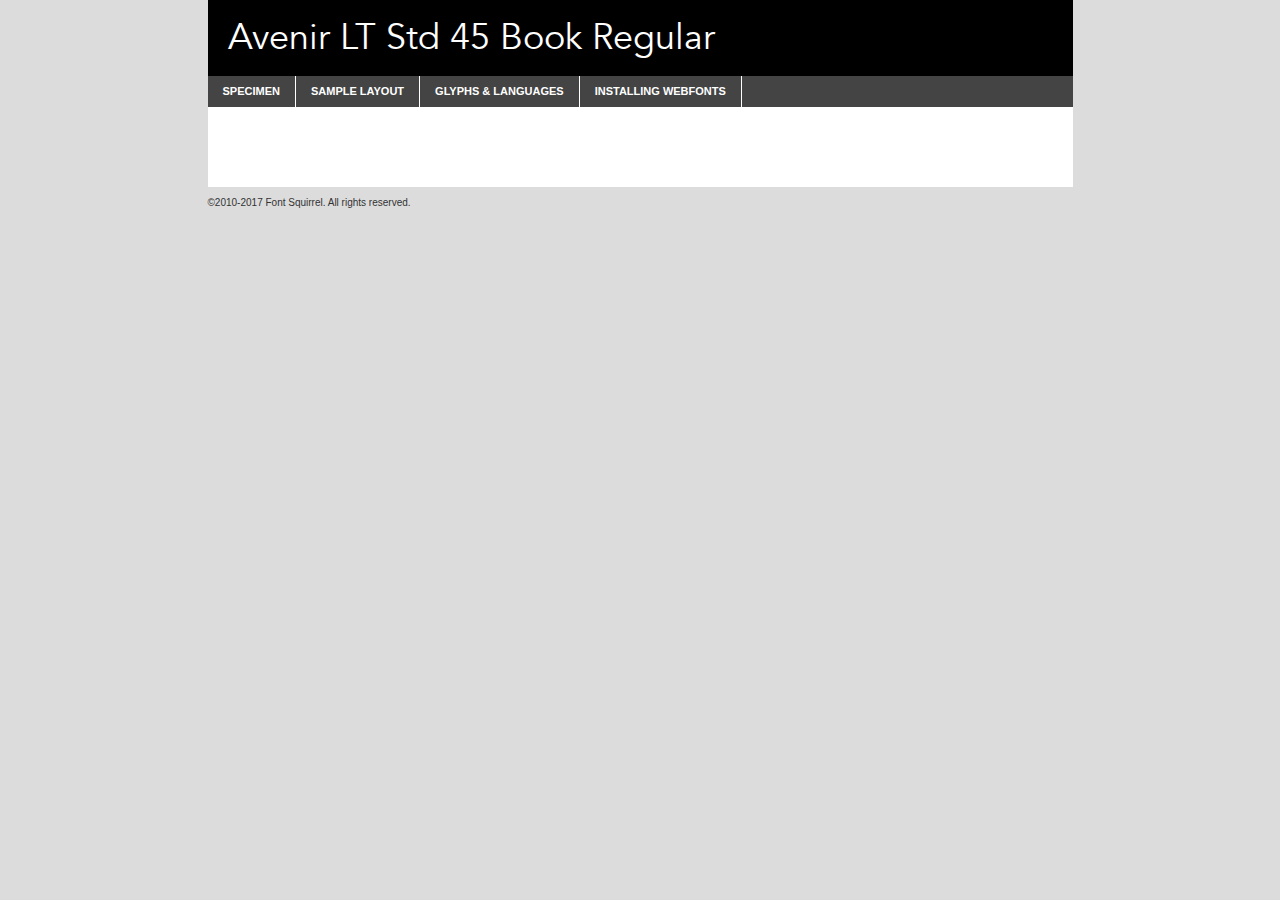
<file: Font/Avenir/avenirltstd-book-demo.html>
<!DOCTYPE html PUBLIC "-//W3C//DTD XHTML 1.0 Transitional//EN"
        "http://www.w3.org/TR/xhtml1/DTD/xhtml1-transitional.dtd">

<html xmlns="http://www.w3.org/1999/xhtml" xml:lang="en" lang="en">
<head>
    <meta http-equiv="Content-Type" content="text/html; charset=utf-8"/>
    <script src="http://ajax.googleapis.com/ajax/libs/jquery/1.7.2/jquery.min.js" type="text/javascript" charset="utf-8"></script>
    <script type="text/javascript">
		(function($) {
			$.fn.easyTabs = function(option) {
				var param = jQuery.extend({ fadeSpeed: 'fast', defaultContent: 1, activeClass: 'active' }, option);
				$(this).each(function() {
					var thisId = '#' + this.id;
					if ( param.defaultContent == '' )
					{
						param.defaultContent = 1;
					}
					if ( typeof param.defaultContent == 'number' )
					{
						var defaultTab = $(thisId + ' .tabs li:eq(' + (param.defaultContent - 1) + ') a').attr('href').substr(1);
					}
					else
					{
						var defaultTab = param.defaultContent;
					}
					$(thisId + ' .tabs li a').each(function() {
						var tabToHide = $(this).attr('href').substr(1);
						$('#' + tabToHide).addClass('easytabs-tab-content');
					});
					hideAll();
					changeContent(defaultTab);

					function hideAll() {$(thisId + ' .easytabs-tab-content').hide();}

					function changeContent(tabId)
					{
						hideAll();
						$(thisId + ' .tabs li').removeClass(param.activeClass);
						$(thisId + ' .tabs li a[href=#' + tabId + ']').closest('li').addClass(param.activeClass);
						if ( param.fadeSpeed != 'none' )
						{
							$(thisId + ' #' + tabId).fadeIn(param.fadeSpeed);
						}
						else
						{
							$(thisId + ' #' + tabId).show();
						}
					}

					$(thisId + ' .tabs li').click(function() {
						var tabId = $(this).find('a').attr('href').substr(1);
						changeContent(tabId);
						return false;
					});
				});
			}
		})(jQuery);
    </script>
    <link rel="stylesheet" href="specimen_files/specimen_stylesheet.css" type="text/css" charset="utf-8"/>
    <link rel="stylesheet" href="stylesheet.css" type="text/css" charset="utf-8"/>

    <style type="text/css">
        		body {
			font-family: 'avenir_lt_std45_book';
        		}

            </style>

    <title>Avenir LT Std 45 Book Regular Specimen</title>


    <script type="text/javascript" charset="utf-8">
		$(document).ready(function() {
			$('#container').easyTabs({ defaultContent: 1 });
		});
    </script>
</head>

<body>
<div id="container">
    <div id="header">
		Avenir LT Std 45 Book Regular    </div>
    <ul class="tabs">
        <li><a href="#specimen">Specimen</a></li>
        <li><a href="#layout">Sample Layout</a></li>
		        <li><a href="#glyphs">Glyphs &amp; Languages</a></li>
        <li><a href="#installing">Installing Webfonts</a></li>

    </ul>

    <div id="main_content">


        <div id="specimen">

            <div class="section">
                <div class="grid12 firstcol">
                    <div class="huge">AaBb</div>
                </div>
            </div>

            <div class="section">
                <div class="glyph_range">A&#x200B;B&#x200b;C&#x200b;D&#x200b;E&#x200b;F&#x200b;G&#x200b;H&#x200b;I&#x200b;J&#x200b;K&#x200b;L&#x200b;M&#x200b;N&#x200b;O&#x200b;P&#x200b;Q&#x200b;R&#x200b;S&#x200b;T&#x200b;U&#x200b;V&#x200b;W&#x200b;X&#x200b;Y&#x200b;Z&#x200b;a&#x200b;b&#x200b;c&#x200b;d&#x200b;e&#x200b;f&#x200b;g&#x200b;h&#x200b;i&#x200b;j&#x200b;k&#x200b;l&#x200b;m&#x200b;n&#x200b;o&#x200b;p&#x200b;q&#x200b;r&#x200b;s&#x200b;t&#x200b;u&#x200b;v&#x200b;w&#x200b;x&#x200b;y&#x200b;z&#x200b;1&#x200b;2&#x200b;3&#x200b;4&#x200b;5&#x200b;6&#x200b;7&#x200b;8&#x200b;9&#x200b;0&#x200b;&amp;&#x200b;.&#x200b;,&#x200b;?&#x200b;!&#x200b;&#64;&#x200b;(&#x200b;)&#x200b;#&#x200b;$&#x200b;%&#x200b;*&#x200b;+&#x200b;-&#x200b;=&#x200b;:&#x200b;;</div>
            </div>
            <div class="section">
                <div class="grid12 firstcol">
                    <table class="sample_table">
                        <tr>
                            <td>10</td>
                            <td class="size10">abcdefghijklmnopqrstuvwxyzABCDEFGHIJKLMNOPQRSTUVWXYZ0123456789abcdefghijklmnopqrstuvwxyzABCDEFGHIJKLMNOPQRSTUVWXYZ0123456789abcdefghijklmnopqrstuvwxyzABCDEFGHIJKLMNOPQRSTUVWXYZ</td>
                        </tr>
                        <tr>
                            <td>11</td>
                            <td class="size11">abcdefghijklmnopqrstuvwxyzABCDEFGHIJKLMNOPQRSTUVWXYZ0123456789abcdefghijklmnopqrstuvwxyzABCDEFGHIJKLMNOPQRSTUVWXYZ0123456789abcdefghijklmnopqrstuvwxyzABCDEFGHIJKLMNOPQRSTUVWXYZ</td>
                        </tr>
                        <tr>
                            <td>12</td>
                            <td class="size12">abcdefghijklmnopqrstuvwxyzABCDEFGHIJKLMNOPQRSTUVWXYZ0123456789abcdefghijklmnopqrstuvwxyzABCDEFGHIJKLMNOPQRSTUVWXYZ0123456789abcdefghijklmnopqrstuvwxyzABCDEFGHIJKLMNOPQRSTUVWXYZ</td>
                        </tr>
                        <tr>
                            <td>13</td>
                            <td class="size13">abcdefghijklmnopqrstuvwxyzABCDEFGHIJKLMNOPQRSTUVWXYZ0123456789abcdefghijklmnopqrstuvwxyzABCDEFGHIJKLMNOPQRSTUVWXYZ0123456789abcdefghijklmnopqrstuvwxyzABCDEFGHIJKLMNOPQRSTUVWXYZ</td>
                        </tr>
                        <tr>
                            <td>14</td>
                            <td class="size14">abcdefghijklmnopqrstuvwxyzABCDEFGHIJKLMNOPQRSTUVWXYZ0123456789abcdefghijklmnopqrstuvwxyzABCDEFGHIJKLMNOPQRSTUVWXYZ0123456789abcdefghijklmnopqrstuvwxyzABCDEFGHIJKLMNOPQRSTUVWXYZ</td>
                        </tr>
                        <tr>
                            <td>16</td>
                            <td class="size16">abcdefghijklmnopqrstuvwxyzABCDEFGHIJKLMNOPQRSTUVWXYZ0123456789abcdefghijklmnopqrstuvwxyzABCDEFGHIJKLMNOPQRSTUVWXYZ</td>
                        </tr>
                        <tr>
                            <td>18</td>
                            <td class="size18">abcdefghijklmnopqrstuvwxyzABCDEFGHIJKLMNOPQRSTUVWXYZ0123456789abcdefghijklmnopqrstuvwxyzABCDEFGHIJKLMNOPQRSTUVWXYZ</td>
                        </tr>
                        <tr>
                            <td>20</td>
                            <td class="size20">abcdefghijklmnopqrstuvwxyzABCDEFGHIJKLMNOPQRSTUVWXYZ0123456789abcdefghijklmnopqrstuvwxyzABCDEFGHIJKLMNOPQRSTUVWXYZ</td>
                        </tr>
                        <tr>
                            <td>24</td>
                            <td class="size24">abcdefghijklmnopqrstuvwxyzABCDEFGHIJKLMNOPQRSTUVWXYZ0123456789abcdefghijklmnopqrstuvwxyzABCDEFGHIJKLMNOPQRSTUVWXYZ</td>
                        </tr>
                        <tr>
                            <td>30</td>
                            <td class="size30">abcdefghijklmnopqrstuvwxyzABCDEFGHIJKLMNOPQRSTUVWXYZ0123456789abcdefghijklmnopqrstuvwxyzABCDEFGHIJKLMNOPQRSTUVWXYZ</td>
                        </tr>
                        <tr>
                            <td>36</td>
                            <td class="size36">abcdefghijklmnopqrstuvwxyzABCDEFGHIJKLMNOPQRSTUVWXYZ0123456789abcdefghijklmnopqrstuvwxyzABCDEFGHIJKLMNOPQRSTUVWXYZ</td>
                        </tr>
                        <tr>
                            <td>48</td>
                            <td class="size48">abcdefghijklmnopqrstuvwxyzABCDEFGHIJKLMNOPQRSTUVWXYZ0123456789abcdefghijklmnopqrstuvwxyzABCDEFGHIJKLMNOPQRSTUVWXYZ</td>
                        </tr>
                        <tr>
                            <td>60</td>
                            <td class="size60">abcdefghijklmnopqrstuvwxyzABCDEFGHIJKLMNOPQRSTUVWXYZ0123456789abcdefghijklmnopqrstuvwxyzABCDEFGHIJKLMNOPQRSTUVWXYZ</td>
                        </tr>
                        <tr>
                            <td>72</td>
                            <td class="size72">abcdefghijklmnopqrstuvwxyzABCDEFGHIJKLMNOPQRSTUVWXYZ0123456789abcdefghijklmnopqrstuvwxyzABCDEFGHIJKLMNOPQRSTUVWXYZ</td>
                        </tr>
                        <tr>
                            <td>90</td>
                            <td class="size90">abcdefghijklmnopqrstuvwxyzABCDEFGHIJKLMNOPQRSTUVWXYZ0123456789abcdefghijklmnopqrstuvwxyzABCDEFGHIJKLMNOPQRSTUVWXYZ</td>
                        </tr>
                    </table>

                </div>

            </div>


            <div class="section" id="bodycomparison">


                <div id="xheight">
                    <div class="fontbody">&#x25FC;&#x25FC;&#x25FC;&#x25FC;&#x25FC;&#x25FC;&#x25FC;&#x25FC;&#x25FC;&#x25FC;&#x25FC;&#x25FC;&#x25FC;&#x25FC;&#x25FC;&#x25FC;&#x25FC;&#x25FC;&#x25FC;&#x25FC;&#x25FC;&#x25FC;&#x25FC;&#x25FC;&#x25FC;&#x25FC;&#x25FC;&#x25FC;&#x25FC;&#x25FC;&#x25FC;&#x25FC;&#x25FC;&#x25FC;&#x25FC;&#x25FC;&#x25FC;&#x25FC;&#x25FC;&#x25FC;&#x25FC;&#x25FC;&#x25FC;&#x25FC;&#x25FC;&#x25FC;&#x25FC;&#x25FC;&#x25FC;&#x25FC;&#x25FC;&#x25FC;&#x25FC;&#x25FC;&#x25FC;&#x25FC;&#x25FC;&#x25FC;&#x25FC;&#x25FC;&#x25FC;&#x25FC;&#x25FC;&#x25FC;&#x25FC;&#x25FC;&#x25FC;&#x25FC;&#x25FC;&#x25FC;&#x25FC;&#x25FC;&#x25FC;&#x25FC;&#x25FC;&#x25FC;&#x25FC;&#x25FC;&#x25FC;&#x25FC;&#x25FC;&#x25FC;&#x25FC;&#x25FC;&#x25FC;&#x25FC;&#x25FC;&#x25FC;&#x25FC;&#x25FC;&#x25FC;&#x25FC;&#x25FC;&#x25FC;&#x25FC;&#x25FC;&#x25FC;&#x25FC;&#x25FC;body</div>
                    <div class="arialbody">body</div>
                    <div class="verdanabody">body</div>
                    <div class="georgiabody">body</div>
                </div>
                <div class="fontbody" style="z-index:1">
                    body<span>Avenir LT Std 45 Book Regular</span>
                </div>
                <div class="arialbody" style="z-index:1">
                    body<span>Arial</span>
                </div>
                <div class="verdanabody" style="z-index:1">
                    body<span>Verdana</span>
                </div>
                <div class="georgiabody" style="z-index:1">
                    body<span>Georgia</span>
                </div>


            </div>


            <div class="section psample psample_row1" id="">

                <div class="grid2 firstcol">
                    <p class="size10"><span>10.</span>Aenean lacinia bibendum nulla sed consectetur. Fusce dapibus, tellus ac cursus commodo, tortor mauris condimentum nibh, ut fermentum massa justo sit amet risus. Nullam id dolor id nibh ultricies vehicula ut id elit. Cum sociis natoque penatibus et magnis dis parturient montes, nascetur ridiculus mus. Nulla vitae elit libero, a pharetra augue.</p>

                </div>
                <div class="grid3">
                    <p class="size11"><span>11.</span>Aenean lacinia bibendum nulla sed consectetur. Fusce dapibus, tellus ac cursus commodo, tortor mauris condimentum nibh, ut fermentum massa justo sit amet risus. Nullam id dolor id nibh ultricies vehicula ut id elit. Cum sociis natoque penatibus et magnis dis parturient montes, nascetur ridiculus mus. Nulla vitae elit libero, a pharetra augue.</p>

                </div>
                <div class="grid3">
                    <p class="size12"><span>12.</span>Aenean lacinia bibendum nulla sed consectetur. Fusce dapibus, tellus ac cursus commodo, tortor mauris condimentum nibh, ut fermentum massa justo sit amet risus. Nullam id dolor id nibh ultricies vehicula ut id elit. Cum sociis natoque penatibus et magnis dis parturient montes, nascetur ridiculus mus. Nulla vitae elit libero, a pharetra augue.</p>

                </div>
                <div class="grid4">
                    <p class="size13"><span>13.</span>Aenean lacinia bibendum nulla sed consectetur. Fusce dapibus, tellus ac cursus commodo, tortor mauris condimentum nibh, ut fermentum massa justo sit amet risus. Nullam id dolor id nibh ultricies vehicula ut id elit. Cum sociis natoque penatibus et magnis dis parturient montes, nascetur ridiculus mus. Nulla vitae elit libero, a pharetra augue.</p>

                </div>
                <div class="white_blend"></div>

            </div>
            <div class="section psample psample_row2" id="">
                <div class="grid3 firstcol">
                    <p class="size14"><span>14.</span>Aenean lacinia bibendum nulla sed consectetur. Fusce dapibus, tellus ac cursus commodo, tortor mauris condimentum nibh, ut fermentum massa justo sit amet risus. Nullam id dolor id nibh ultricies vehicula ut id elit. Cum sociis natoque penatibus et magnis dis parturient montes, nascetur ridiculus mus. Nulla vitae elit libero, a pharetra augue.</p>

                </div>
                <div class="grid4">
                    <p class="size16"><span>16.</span>Aenean lacinia bibendum nulla sed consectetur. Fusce dapibus, tellus ac cursus commodo, tortor mauris condimentum nibh, ut fermentum massa justo sit amet risus. Nullam id dolor id nibh ultricies vehicula ut id elit. Cum sociis natoque penatibus et magnis dis parturient montes, nascetur ridiculus mus. Nulla vitae elit libero, a pharetra augue.</p>

                </div>
                <div class="grid5">
                    <p class="size18"><span>18.</span>Aenean lacinia bibendum nulla sed consectetur. Fusce dapibus, tellus ac cursus commodo, tortor mauris condimentum nibh, ut fermentum massa justo sit amet risus. Nullam id dolor id nibh ultricies vehicula ut id elit. Cum sociis natoque penatibus et magnis dis parturient montes, nascetur ridiculus mus. Nulla vitae elit libero, a pharetra augue.</p>

                </div>

                <div class="white_blend"></div>

            </div>

            <div class="section psample psample_row3" id="">
                <div class="grid5 firstcol">
                    <p class="size20"><span>20.</span>Aenean lacinia bibendum nulla sed consectetur. Fusce dapibus, tellus ac cursus commodo, tortor mauris condimentum nibh, ut fermentum massa justo sit amet risus. Nullam id dolor id nibh ultricies vehicula ut id elit. Cum sociis natoque penatibus et magnis dis parturient montes, nascetur ridiculus mus. Nulla vitae elit libero, a pharetra augue.</p>
                </div>
                <div class="grid7">
                    <p class="size24"><span>24.</span>Aenean lacinia bibendum nulla sed consectetur. Fusce dapibus, tellus ac cursus commodo, tortor mauris condimentum nibh, ut fermentum massa justo sit amet risus. Nullam id dolor id nibh ultricies vehicula ut id elit. Cum sociis natoque penatibus et magnis dis parturient montes, nascetur ridiculus mus. Nulla vitae elit libero, a pharetra augue.</p>
                </div>

                <div class="white_blend"></div>

            </div>

            <div class="section psample psample_row4" id="">
                <div class="grid12 firstcol">
                    <p class="size30"><span>30.</span>Aenean lacinia bibendum nulla sed consectetur. Fusce dapibus, tellus ac cursus commodo, tortor mauris condimentum nibh, ut fermentum massa justo sit amet risus. Nullam id dolor id nibh ultricies vehicula ut id elit. Cum sociis natoque penatibus et magnis dis parturient montes, nascetur ridiculus mus. Nulla vitae elit libero, a pharetra augue.</p>
                </div>
                <div class="white_blend"></div>

            </div>


            <div class="section psample psample_row1 fullreverse">
                <div class="grid2 firstcol">
                    <p class="size10"><span>10.</span>Aenean lacinia bibendum nulla sed consectetur. Fusce dapibus, tellus ac cursus commodo, tortor mauris condimentum nibh, ut fermentum massa justo sit amet risus. Nullam id dolor id nibh ultricies vehicula ut id elit. Cum sociis natoque penatibus et magnis dis parturient montes, nascetur ridiculus mus. Nulla vitae elit libero, a pharetra augue.</p>

                </div>
                <div class="grid3">
                    <p class="size11"><span>11.</span>Aenean lacinia bibendum nulla sed consectetur. Fusce dapibus, tellus ac cursus commodo, tortor mauris condimentum nibh, ut fermentum massa justo sit amet risus. Nullam id dolor id nibh ultricies vehicula ut id elit. Cum sociis natoque penatibus et magnis dis parturient montes, nascetur ridiculus mus. Nulla vitae elit libero, a pharetra augue.</p>

                </div>
                <div class="grid3">
                    <p class="size12"><span>12.</span>Aenean lacinia bibendum nulla sed consectetur. Fusce dapibus, tellus ac cursus commodo, tortor mauris condimentum nibh, ut fermentum massa justo sit amet risus. Nullam id dolor id nibh ultricies vehicula ut id elit. Cum sociis natoque penatibus et magnis dis parturient montes, nascetur ridiculus mus. Nulla vitae elit libero, a pharetra augue.</p>

                </div>
                <div class="grid4">
                    <p class="size13"><span>13.</span>Aenean lacinia bibendum nulla sed consectetur. Fusce dapibus, tellus ac cursus commodo, tortor mauris condimentum nibh, ut fermentum massa justo sit amet risus. Nullam id dolor id nibh ultricies vehicula ut id elit. Cum sociis natoque penatibus et magnis dis parturient montes, nascetur ridiculus mus. Nulla vitae elit libero, a pharetra augue.</p>

                </div>
                <div class="black_blend"></div>

            </div>

            <div class="section psample psample_row2 fullreverse">
                <div class="grid3 firstcol">
                    <p class="size14"><span>14.</span>Aenean lacinia bibendum nulla sed consectetur. Fusce dapibus, tellus ac cursus commodo, tortor mauris condimentum nibh, ut fermentum massa justo sit amet risus. Nullam id dolor id nibh ultricies vehicula ut id elit. Cum sociis natoque penatibus et magnis dis parturient montes, nascetur ridiculus mus. Nulla vitae elit libero, a pharetra augue.</p>

                </div>
                <div class="grid4">
                    <p class="size16"><span>16.</span>Aenean lacinia bibendum nulla sed consectetur. Fusce dapibus, tellus ac cursus commodo, tortor mauris condimentum nibh, ut fermentum massa justo sit amet risus. Nullam id dolor id nibh ultricies vehicula ut id elit. Cum sociis natoque penatibus et magnis dis parturient montes, nascetur ridiculus mus. Nulla vitae elit libero, a pharetra augue.</p>

                </div>
                <div class="grid5">
                    <p class="size18"><span>18.</span>Aenean lacinia bibendum nulla sed consectetur. Fusce dapibus, tellus ac cursus commodo, tortor mauris condimentum nibh, ut fermentum massa justo sit amet risus. Nullam id dolor id nibh ultricies vehicula ut id elit. Cum sociis natoque penatibus et magnis dis parturient montes, nascetur ridiculus mus. Nulla vitae elit libero, a pharetra augue.</p>

                </div>
                <div class="black_blend"></div>

            </div>

            <div class="section psample fullreverse psample_row3" id="">
                <div class="grid5 firstcol">
                    <p class="size20"><span>20.</span>Aenean lacinia bibendum nulla sed consectetur. Fusce dapibus, tellus ac cursus commodo, tortor mauris condimentum nibh, ut fermentum massa justo sit amet risus. Nullam id dolor id nibh ultricies vehicula ut id elit. Cum sociis natoque penatibus et magnis dis parturient montes, nascetur ridiculus mus. Nulla vitae elit libero, a pharetra augue.</p>
                </div>
                <div class="grid7">
                    <p class="size24"><span>24.</span>Aenean lacinia bibendum nulla sed consectetur. Fusce dapibus, tellus ac cursus commodo, tortor mauris condimentum nibh, ut fermentum massa justo sit amet risus. Nullam id dolor id nibh ultricies vehicula ut id elit. Cum sociis natoque penatibus et magnis dis parturient montes, nascetur ridiculus mus. Nulla vitae elit libero, a pharetra augue.</p>
                </div>

                <div class="black_blend"></div>

            </div>

            <div class="section psample fullreverse psample_row4" id="" style="border-bottom: 20px #000 solid;">
                <div class="grid12 firstcol">
                    <p class="size30"><span>30.</span>Aenean lacinia bibendum nulla sed consectetur. Fusce dapibus, tellus ac cursus commodo, tortor mauris condimentum nibh, ut fermentum massa justo sit amet risus. Nullam id dolor id nibh ultricies vehicula ut id elit. Cum sociis natoque penatibus et magnis dis parturient montes, nascetur ridiculus mus. Nulla vitae elit libero, a pharetra augue.</p>
                </div>
                <div class="black_blend"></div>

            </div>


        </div>

        <div id="layout">

            <div class="section">

                <div class="grid12 firstcol">
                    <h1>Lorem Ipsum Dolor</h1>
                    <h2>Etiam porta sem malesuada magna mollis euismod</h2>

                    <p class="byline">By <a href="#link">Aenean Lacinia</a></p>
                </div>
            </div>
            <div class="section">
                <div class="grid8 firstcol">
                    <p class="large">Donec sed odio dui. Morbi leo risus, porta ac consectetur ac, vestibulum at eros. Fusce dapibus, tellus ac cursus commodo, tortor mauris condimentum nibh, ut fermentum massa justo sit amet risus. </p>


                    <h3>Pellentesque ornare sem</h3>

                    <p>Maecenas sed diam eget risus varius blandit sit amet non magna. Maecenas faucibus mollis interdum. Donec ullamcorper nulla non metus auctor fringilla. Nullam id dolor id nibh ultricies vehicula ut id elit. Nullam id dolor id nibh ultricies vehicula ut id elit. </p>

                    <p>Aenean eu leo quam. Pellentesque ornare sem lacinia quam venenatis vestibulum. Lorem ipsum dolor sit amet, consectetur adipiscing elit. Cum sociis natoque penatibus et magnis dis parturient montes, nascetur ridiculus mus. </p>

                    <p>Nulla vitae elit libero, a pharetra augue. Praesent commodo cursus magna, vel scelerisque nisl consectetur et. Aenean lacinia bibendum nulla sed consectetur. </p>

                    <p>Nullam quis risus eget urna mollis ornare vel eu leo. Nullam quis risus eget urna mollis ornare vel eu leo. Maecenas sed diam eget risus varius blandit sit amet non magna. Donec ullamcorper nulla non metus auctor fringilla. </p>

                    <h3>Cras mattis consectetur</h3>

                    <p>Aenean eu leo quam. Pellentesque ornare sem lacinia quam venenatis vestibulum. Aenean lacinia bibendum nulla sed consectetur. Integer posuere erat a ante venenatis dapibus posuere velit aliquet. Cras mattis consectetur purus sit amet fermentum. </p>

                    <p>Nullam id dolor id nibh ultricies vehicula ut id elit. Nullam quis risus eget urna mollis ornare vel eu leo. Cras mattis consectetur purus sit amet fermentum.</p>
                </div>

                <div class="grid4 sidebar">

                    <div class="box reverse">
                        <p class="last">Nullam quis risus eget urna mollis ornare vel eu leo. Donec ullamcorper nulla non metus auctor fringilla. Cras mattis consectetur purus sit amet fermentum. Sed posuere consectetur est at lobortis. Lorem ipsum dolor sit amet, consectetur adipiscing elit. </p>
                    </div>

                    <p class="caption">Maecenas sed diam eget risus varius.</p>

                    <p>Vestibulum id ligula porta felis euismod semper. Integer posuere erat a ante venenatis dapibus posuere velit aliquet. Vestibulum id ligula porta felis euismod semper. Sed posuere consectetur est at lobortis. Maecenas sed diam eget risus varius blandit sit amet non magna. Fusce dapibus, tellus ac cursus commodo, tortor mauris condimentum nibh, ut fermentum massa justo sit amet risus. </p>


                    <p>Duis mollis, est non commodo luctus, nisi erat porttitor ligula, eget lacinia odio sem nec elit. Aenean lacinia bibendum nulla sed consectetur. Vivamus sagittis lacus vel augue laoreet rutrum faucibus dolor auctor. Aenean lacinia bibendum nulla sed consectetur. Nullam quis risus eget urna mollis ornare vel eu leo. </p>

                    <p>Praesent commodo cursus magna, vel scelerisque nisl consectetur et. Donec ullamcorper nulla non metus auctor fringilla. Maecenas faucibus mollis interdum. Fusce dapibus, tellus ac cursus commodo, tortor mauris condimentum nibh, ut fermentum massa justo sit amet risus. </p>

                </div>
            </div>

        </div>


		

        <div id="glyphs">
            <div class="section">
                <div class="grid12 firstcol">

                    <h1>Language Support</h1>
                    <p>The subset of Avenir LT Std 45 Book Regular in this kit supports the following languages:<br/>

						Albanian, Basque, Breton, Chamorro, Danish, Dutch, English, Faroese, Finnish, French, Frisian, Galician, German, Icelandic, Italian, Malagasy, Norwegian, Portuguese, Spanish, Alsatian, Aragonese, Arapaho, Arrernte, Asturian, Aymara, Bislama, Cebuano, Corsican, Fijian, French_creole, Genoese, Gilbertese, Greenlandic, Haitian_creole, Hiligaynon, Hmong, Hopi, Ibanag, Iloko_ilokano, Indonesian, Interglossa_glosa, Interlingua, Irish_gaelic, Jerriais, Lojban, Lombard, Luxembourgeois, Manx, Mohawk, Norfolk_pitcairnese, Occitan, Oromo, Pangasinan, Papiamento, Piedmontese, Potawatomi, Rhaeto-romance, Romansh, Rotokas, Sami_lule, Samoan, Sardinian, Scots_gaelic, Seychelles_creole, Shona, Sicilian, Somali, Southern_ndebele, Swahili, Swati_swazi, Tagalog_filipino_pilipino, Tetum, Tok_pisin, Uyghur_latinized, Volapuk, Walloon, Warlpiri, Xhosa, Yapese, Zulu, Latinbasic, Ubasic, Demo                    </p>
                    <h1>Glyph Chart</h1>
                    <p>The subset of Avenir LT Std 45 Book Regular in this kit includes all the glyphs listed below. Unicode entities are included above each glyph to help you insert individual characters into your layout.</p>
                    <div id="glyph_chart">

																				                                <div><p>&amp;#32;</p>&#32;</div>
																				                                <div><p>&amp;#33;</p>&#33;</div>
																				                                <div><p>&amp;#34;</p>&#34;</div>
																				                                <div><p>&amp;#35;</p>&#35;</div>
																				                                <div><p>&amp;#36;</p>&#36;</div>
																				                                <div><p>&amp;#37;</p>&#37;</div>
																				                                <div><p>&amp;#38;</p>&#38;</div>
																				                                <div><p>&amp;#39;</p>&#39;</div>
																				                                <div><p>&amp;#40;</p>&#40;</div>
																				                                <div><p>&amp;#41;</p>&#41;</div>
																				                                <div><p>&amp;#42;</p>&#42;</div>
																				                                <div><p>&amp;#43;</p>&#43;</div>
																				                                <div><p>&amp;#44;</p>&#44;</div>
																				                                <div><p>&amp;#45;</p>&#45;</div>
																				                                <div><p>&amp;#46;</p>&#46;</div>
																				                                <div><p>&amp;#47;</p>&#47;</div>
																				                                <div><p>&amp;#48;</p>&#48;</div>
																				                                <div><p>&amp;#49;</p>&#49;</div>
																				                                <div><p>&amp;#50;</p>&#50;</div>
																				                                <div><p>&amp;#51;</p>&#51;</div>
																				                                <div><p>&amp;#52;</p>&#52;</div>
																				                                <div><p>&amp;#53;</p>&#53;</div>
																				                                <div><p>&amp;#54;</p>&#54;</div>
																				                                <div><p>&amp;#55;</p>&#55;</div>
																				                                <div><p>&amp;#56;</p>&#56;</div>
																				                                <div><p>&amp;#57;</p>&#57;</div>
																				                                <div><p>&amp;#58;</p>&#58;</div>
																				                                <div><p>&amp;#59;</p>&#59;</div>
																				                                <div><p>&amp;#60;</p>&#60;</div>
																				                                <div><p>&amp;#61;</p>&#61;</div>
																				                                <div><p>&amp;#62;</p>&#62;</div>
																				                                <div><p>&amp;#63;</p>&#63;</div>
																				                                <div><p>&amp;#64;</p>&#64;</div>
																				                                <div><p>&amp;#65;</p>&#65;</div>
																				                                <div><p>&amp;#66;</p>&#66;</div>
																				                                <div><p>&amp;#67;</p>&#67;</div>
																				                                <div><p>&amp;#68;</p>&#68;</div>
																				                                <div><p>&amp;#69;</p>&#69;</div>
																				                                <div><p>&amp;#70;</p>&#70;</div>
																				                                <div><p>&amp;#71;</p>&#71;</div>
																				                                <div><p>&amp;#72;</p>&#72;</div>
																				                                <div><p>&amp;#73;</p>&#73;</div>
																				                                <div><p>&amp;#74;</p>&#74;</div>
																				                                <div><p>&amp;#75;</p>&#75;</div>
																				                                <div><p>&amp;#76;</p>&#76;</div>
																				                                <div><p>&amp;#77;</p>&#77;</div>
																				                                <div><p>&amp;#78;</p>&#78;</div>
																				                                <div><p>&amp;#79;</p>&#79;</div>
																				                                <div><p>&amp;#80;</p>&#80;</div>
																				                                <div><p>&amp;#81;</p>&#81;</div>
																				                                <div><p>&amp;#82;</p>&#82;</div>
																				                                <div><p>&amp;#83;</p>&#83;</div>
																				                                <div><p>&amp;#84;</p>&#84;</div>
																				                                <div><p>&amp;#85;</p>&#85;</div>
																				                                <div><p>&amp;#86;</p>&#86;</div>
																				                                <div><p>&amp;#87;</p>&#87;</div>
																				                                <div><p>&amp;#88;</p>&#88;</div>
																				                                <div><p>&amp;#89;</p>&#89;</div>
																				                                <div><p>&amp;#90;</p>&#90;</div>
																				                                <div><p>&amp;#91;</p>&#91;</div>
																				                                <div><p>&amp;#92;</p>&#92;</div>
																				                                <div><p>&amp;#93;</p>&#93;</div>
																				                                <div><p>&amp;#94;</p>&#94;</div>
																				                                <div><p>&amp;#95;</p>&#95;</div>
																				                                <div><p>&amp;#96;</p>&#96;</div>
																				                                <div><p>&amp;#97;</p>&#97;</div>
																				                                <div><p>&amp;#98;</p>&#98;</div>
																				                                <div><p>&amp;#99;</p>&#99;</div>
																				                                <div><p>&amp;#100;</p>&#100;</div>
																				                                <div><p>&amp;#101;</p>&#101;</div>
																				                                <div><p>&amp;#102;</p>&#102;</div>
																				                                <div><p>&amp;#103;</p>&#103;</div>
																				                                <div><p>&amp;#104;</p>&#104;</div>
																				                                <div><p>&amp;#105;</p>&#105;</div>
																				                                <div><p>&amp;#106;</p>&#106;</div>
																				                                <div><p>&amp;#107;</p>&#107;</div>
																				                                <div><p>&amp;#108;</p>&#108;</div>
																				                                <div><p>&amp;#109;</p>&#109;</div>
																				                                <div><p>&amp;#110;</p>&#110;</div>
																				                                <div><p>&amp;#111;</p>&#111;</div>
																				                                <div><p>&amp;#112;</p>&#112;</div>
																				                                <div><p>&amp;#113;</p>&#113;</div>
																				                                <div><p>&amp;#114;</p>&#114;</div>
																				                                <div><p>&amp;#115;</p>&#115;</div>
																				                                <div><p>&amp;#116;</p>&#116;</div>
																				                                <div><p>&amp;#117;</p>&#117;</div>
																				                                <div><p>&amp;#118;</p>&#118;</div>
																				                                <div><p>&amp;#119;</p>&#119;</div>
																				                                <div><p>&amp;#120;</p>&#120;</div>
																				                                <div><p>&amp;#121;</p>&#121;</div>
																				                                <div><p>&amp;#122;</p>&#122;</div>
																				                                <div><p>&amp;#123;</p>&#123;</div>
																				                                <div><p>&amp;#124;</p>&#124;</div>
																				                                <div><p>&amp;#125;</p>&#125;</div>
																				                                <div><p>&amp;#126;</p>&#126;</div>
																				                                <div><p>&amp;#160;</p>&#160;</div>
																				                                <div><p>&amp;#161;</p>&#161;</div>
																				                                <div><p>&amp;#162;</p>&#162;</div>
																				                                <div><p>&amp;#163;</p>&#163;</div>
																				                                <div><p>&amp;#164;</p>&#164;</div>
																				                                <div><p>&amp;#165;</p>&#165;</div>
																				                                <div><p>&amp;#166;</p>&#166;</div>
																				                                <div><p>&amp;#167;</p>&#167;</div>
																				                                <div><p>&amp;#168;</p>&#168;</div>
																				                                <div><p>&amp;#169;</p>&#169;</div>
																				                                <div><p>&amp;#170;</p>&#170;</div>
																				                                <div><p>&amp;#171;</p>&#171;</div>
																				                                <div><p>&amp;#172;</p>&#172;</div>
																				                                <div><p>&amp;#173;</p>&#173;</div>
																				                                <div><p>&amp;#174;</p>&#174;</div>
																				                                <div><p>&amp;#175;</p>&#175;</div>
																				                                <div><p>&amp;#176;</p>&#176;</div>
																				                                <div><p>&amp;#177;</p>&#177;</div>
																				                                <div><p>&amp;#178;</p>&#178;</div>
																				                                <div><p>&amp;#179;</p>&#179;</div>
																				                                <div><p>&amp;#180;</p>&#180;</div>
																				                                <div><p>&amp;#181;</p>&#181;</div>
																				                                <div><p>&amp;#182;</p>&#182;</div>
																				                                <div><p>&amp;#183;</p>&#183;</div>
																				                                <div><p>&amp;#184;</p>&#184;</div>
																				                                <div><p>&amp;#185;</p>&#185;</div>
																				                                <div><p>&amp;#186;</p>&#186;</div>
																				                                <div><p>&amp;#187;</p>&#187;</div>
																				                                <div><p>&amp;#188;</p>&#188;</div>
																				                                <div><p>&amp;#189;</p>&#189;</div>
																				                                <div><p>&amp;#190;</p>&#190;</div>
																				                                <div><p>&amp;#191;</p>&#191;</div>
																				                                <div><p>&amp;#192;</p>&#192;</div>
																				                                <div><p>&amp;#193;</p>&#193;</div>
																				                                <div><p>&amp;#194;</p>&#194;</div>
																				                                <div><p>&amp;#195;</p>&#195;</div>
																				                                <div><p>&amp;#196;</p>&#196;</div>
																				                                <div><p>&amp;#197;</p>&#197;</div>
																				                                <div><p>&amp;#198;</p>&#198;</div>
																				                                <div><p>&amp;#199;</p>&#199;</div>
																				                                <div><p>&amp;#200;</p>&#200;</div>
																				                                <div><p>&amp;#201;</p>&#201;</div>
																				                                <div><p>&amp;#202;</p>&#202;</div>
																				                                <div><p>&amp;#203;</p>&#203;</div>
																				                                <div><p>&amp;#204;</p>&#204;</div>
																				                                <div><p>&amp;#205;</p>&#205;</div>
																				                                <div><p>&amp;#206;</p>&#206;</div>
																				                                <div><p>&amp;#207;</p>&#207;</div>
																				                                <div><p>&amp;#208;</p>&#208;</div>
																				                                <div><p>&amp;#209;</p>&#209;</div>
																				                                <div><p>&amp;#210;</p>&#210;</div>
																				                                <div><p>&amp;#211;</p>&#211;</div>
																				                                <div><p>&amp;#212;</p>&#212;</div>
																				                                <div><p>&amp;#213;</p>&#213;</div>
																				                                <div><p>&amp;#214;</p>&#214;</div>
																				                                <div><p>&amp;#215;</p>&#215;</div>
																				                                <div><p>&amp;#216;</p>&#216;</div>
																				                                <div><p>&amp;#217;</p>&#217;</div>
																				                                <div><p>&amp;#218;</p>&#218;</div>
																				                                <div><p>&amp;#219;</p>&#219;</div>
																				                                <div><p>&amp;#220;</p>&#220;</div>
																				                                <div><p>&amp;#221;</p>&#221;</div>
																				                                <div><p>&amp;#222;</p>&#222;</div>
																				                                <div><p>&amp;#223;</p>&#223;</div>
																				                                <div><p>&amp;#224;</p>&#224;</div>
																				                                <div><p>&amp;#225;</p>&#225;</div>
																				                                <div><p>&amp;#226;</p>&#226;</div>
																				                                <div><p>&amp;#227;</p>&#227;</div>
																				                                <div><p>&amp;#228;</p>&#228;</div>
																				                                <div><p>&amp;#229;</p>&#229;</div>
																				                                <div><p>&amp;#230;</p>&#230;</div>
																				                                <div><p>&amp;#231;</p>&#231;</div>
																				                                <div><p>&amp;#232;</p>&#232;</div>
																				                                <div><p>&amp;#233;</p>&#233;</div>
																				                                <div><p>&amp;#234;</p>&#234;</div>
																				                                <div><p>&amp;#235;</p>&#235;</div>
																				                                <div><p>&amp;#236;</p>&#236;</div>
																				                                <div><p>&amp;#237;</p>&#237;</div>
																				                                <div><p>&amp;#238;</p>&#238;</div>
																				                                <div><p>&amp;#239;</p>&#239;</div>
																				                                <div><p>&amp;#240;</p>&#240;</div>
																				                                <div><p>&amp;#241;</p>&#241;</div>
																				                                <div><p>&amp;#242;</p>&#242;</div>
																				                                <div><p>&amp;#243;</p>&#243;</div>
																				                                <div><p>&amp;#244;</p>&#244;</div>
																				                                <div><p>&amp;#245;</p>&#245;</div>
																				                                <div><p>&amp;#246;</p>&#246;</div>
																				                                <div><p>&amp;#247;</p>&#247;</div>
																				                                <div><p>&amp;#248;</p>&#248;</div>
																				                                <div><p>&amp;#249;</p>&#249;</div>
																				                                <div><p>&amp;#250;</p>&#250;</div>
																				                                <div><p>&amp;#251;</p>&#251;</div>
																				                                <div><p>&amp;#252;</p>&#252;</div>
																				                                <div><p>&amp;#253;</p>&#253;</div>
																				                                <div><p>&amp;#254;</p>&#254;</div>
																				                                <div><p>&amp;#255;</p>&#255;</div>
																				                                <div><p>&amp;#338;</p>&#338;</div>
																				                                <div><p>&amp;#339;</p>&#339;</div>
																				                                <div><p>&amp;#376;</p>&#376;</div>
																				                                <div><p>&amp;#710;</p>&#710;</div>
																				                                <div><p>&amp;#732;</p>&#732;</div>
																				                                <div><p>&amp;#8192;</p>&#8192;</div>
																				                                <div><p>&amp;#8193;</p>&#8193;</div>
																				                                <div><p>&amp;#8194;</p>&#8194;</div>
																				                                <div><p>&amp;#8195;</p>&#8195;</div>
																				                                <div><p>&amp;#8196;</p>&#8196;</div>
																				                                <div><p>&amp;#8197;</p>&#8197;</div>
																				                                <div><p>&amp;#8198;</p>&#8198;</div>
																				                                <div><p>&amp;#8199;</p>&#8199;</div>
																				                                <div><p>&amp;#8200;</p>&#8200;</div>
																				                                <div><p>&amp;#8201;</p>&#8201;</div>
																				                                <div><p>&amp;#8202;</p>&#8202;</div>
																				                                <div><p>&amp;#8208;</p>&#8208;</div>
																				                                <div><p>&amp;#8209;</p>&#8209;</div>
																				                                <div><p>&amp;#8210;</p>&#8210;</div>
																				                                <div><p>&amp;#8211;</p>&#8211;</div>
																				                                <div><p>&amp;#8212;</p>&#8212;</div>
																				                                <div><p>&amp;#8216;</p>&#8216;</div>
																				                                <div><p>&amp;#8217;</p>&#8217;</div>
																				                                <div><p>&amp;#8218;</p>&#8218;</div>
																				                                <div><p>&amp;#8220;</p>&#8220;</div>
																				                                <div><p>&amp;#8221;</p>&#8221;</div>
																				                                <div><p>&amp;#8222;</p>&#8222;</div>
																				                                <div><p>&amp;#8226;</p>&#8226;</div>
																				                                <div><p>&amp;#8230;</p>&#8230;</div>
																				                                <div><p>&amp;#8239;</p>&#8239;</div>
																				                                <div><p>&amp;#8249;</p>&#8249;</div>
																				                                <div><p>&amp;#8250;</p>&#8250;</div>
																				                                <div><p>&amp;#8287;</p>&#8287;</div>
																				                                <div><p>&amp;#8364;</p>&#8364;</div>
																				                                <div><p>&amp;#8482;</p>&#8482;</div>
																				                                <div><p>&amp;#9724;</p>&#9724;</div>
																				                                <div><p>&amp;#64257;</p>&#64257;</div>
																				                                <div><p>&amp;#64258;</p>&#64258;</div>
																																																										                    </div>
                </div>


            </div>
        </div>


        <div id="specs">

        </div>

        <div id="installing">
            <div class="section">
                <div class="grid7 firstcol">
                    <h1>Installing Webfonts</h1>

                    <p>Webfonts are supported by all major browser platforms but not all in the same way. There are currently four different font formats that must be included in order to target all browsers. This includes TTF, WOFF, EOT and SVG.</p>

                    <h2>1. Upload your webfonts</h2>
                    <p>You must upload your webfont kit to your website. They should be in or near the same directory as your CSS files.</p>

                    <h2>2. Include the webfont stylesheet</h2>
                    <p>A special CSS @font-face declaration helps the various browsers select the appropriate font it needs without causing you a bunch of headaches. Learn more about this syntax by reading the <a href="https://www.fontspring.com/blog/further-hardening-of-the-bulletproof-syntax">Fontspring blog post</a> about it. The code for it is as follows:</p>


                    <code>
                        @font-face{
                        font-family: 'MyWebFont';
                        src: url('WebFont.eot');
                        src: url('WebFont.eot?#iefix') format('embedded-opentype'),
                        url('WebFont.woff') format('woff'),
                        url('WebFont.ttf') format('truetype'),
                        url('WebFont.svg#webfont') format('svg');
                        }
                    </code>

                    <p>We've already gone ahead and generated the code for you. All you have to do is link to the stylesheet in your HTML, like this:</p>
                    <code>&lt;link rel=&quot;stylesheet&quot; href=&quot;stylesheet.css&quot; type=&quot;text/css&quot; charset=&quot;utf-8&quot; /&gt;</code>

                    <h2>3. Modify your own stylesheet</h2>
                    <p>To take advantage of your new fonts, you must tell your stylesheet to use them. Look at the original @font-face declaration above and find the property called "font-family." The name linked there will be what you use to reference the font. Prepend that webfont name to the font stack in the "font-family" property, inside the selector you want to change. For example:</p>
                    <code>p { font-family: 'WebFont', Arial, sans-serif; }</code>

                    <h2>4. Test</h2>
                    <p>Getting webfonts to work cross-browser <em>can</em> be tricky. Use the information in the sidebar to help you if you find that fonts aren't loading in a particular browser.</p>
                </div>

                <div class="grid5 sidebar">
                    <div class="box">
                        <h2>Troubleshooting<br/>Font-Face Problems</h2>
                        <p>Having trouble getting your webfonts to load in your new website? Here are some tips to sort out what might be the problem.</p>

                        <h3>Fonts not showing in any browser</h3>

                        <p>This sounds like you need to work on the plumbing. You either did not upload the fonts to the correct directory, or you did not link the fonts properly in the CSS. If you've confirmed that all this is correct and you still have a problem, take a look at your .htaccess file and see if requests are getting intercepted.</p>

                        <h3>Fonts not loading in iPhone or iPad</h3>

                        <p>The most common problem here is that you are serving the fonts from an IIS server. IIS refuses to serve files that have unknown MIME types. If that is the case, you must set the MIME type for SVG to "image/svg+xml" in the server settings. Follow these instructions from Microsoft if you need help.</p>

                        <h3>Fonts not loading in Firefox</h3>

                        <p>The primary reason for this failure? You are still using a version Firefox older than 3.5. So upgrade already! If that isn't it, then you are very likely serving fonts from a different domain. Firefox requires that all font assets be served from the same domain. Lastly it is possible that you need to add WOFF to your list of MIME types (if you are serving via IIS.)</p>

                        <h3>Fonts not loading in IE</h3>

                        <p>Are you looking at Internet Explorer on an actual Windows machine or are you cheating by using a service like Adobe BrowserLab? Many of these screenshot services do not render @font-face for IE. Best to test it on a real machine.</p>

                        <h3>Fonts not loading in IE9</h3>

                        <p>IE9, like Firefox, requires that fonts be served from the same domain as the website. Make sure that is the case.</p>
                    </div>
                </div>
            </div>

        </div>

    </div>
    <div id="footer">
        <p>&copy;2010-2017 Font Squirrel. All rights reserved.</p>
    </div>
</div>
</body>
</html>
</file>
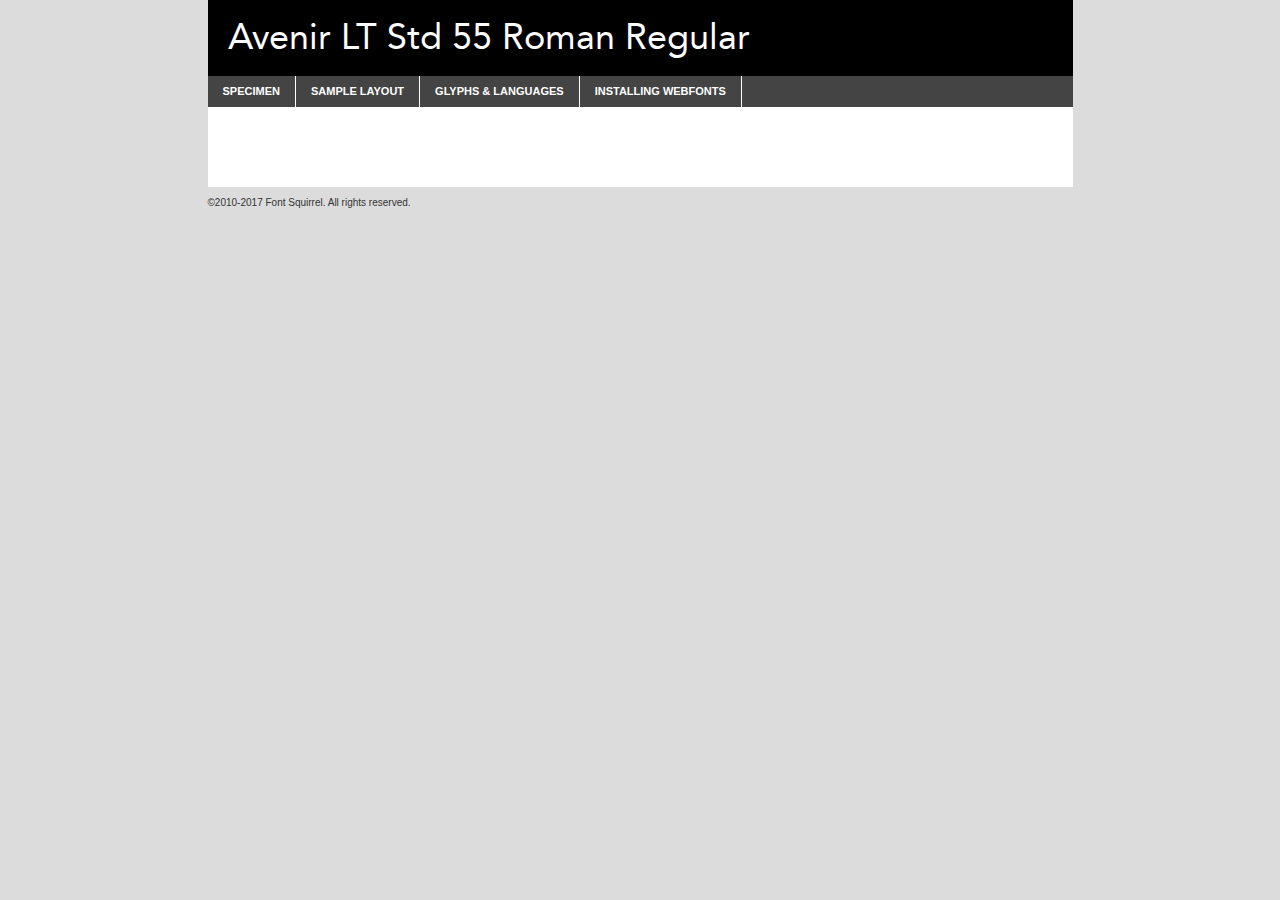
<file: Font/Avenir/avenirltstd-roman-demo.html>
<!DOCTYPE html PUBLIC "-//W3C//DTD XHTML 1.0 Transitional//EN"
        "http://www.w3.org/TR/xhtml1/DTD/xhtml1-transitional.dtd">

<html xmlns="http://www.w3.org/1999/xhtml" xml:lang="en" lang="en">
<head>
    <meta http-equiv="Content-Type" content="text/html; charset=utf-8"/>
    <script src="http://ajax.googleapis.com/ajax/libs/jquery/1.7.2/jquery.min.js" type="text/javascript" charset="utf-8"></script>
    <script type="text/javascript">
		(function($) {
			$.fn.easyTabs = function(option) {
				var param = jQuery.extend({ fadeSpeed: 'fast', defaultContent: 1, activeClass: 'active' }, option);
				$(this).each(function() {
					var thisId = '#' + this.id;
					if ( param.defaultContent == '' )
					{
						param.defaultContent = 1;
					}
					if ( typeof param.defaultContent == 'number' )
					{
						var defaultTab = $(thisId + ' .tabs li:eq(' + (param.defaultContent - 1) + ') a').attr('href').substr(1);
					}
					else
					{
						var defaultTab = param.defaultContent;
					}
					$(thisId + ' .tabs li a').each(function() {
						var tabToHide = $(this).attr('href').substr(1);
						$('#' + tabToHide).addClass('easytabs-tab-content');
					});
					hideAll();
					changeContent(defaultTab);

					function hideAll() {$(thisId + ' .easytabs-tab-content').hide();}

					function changeContent(tabId)
					{
						hideAll();
						$(thisId + ' .tabs li').removeClass(param.activeClass);
						$(thisId + ' .tabs li a[href=#' + tabId + ']').closest('li').addClass(param.activeClass);
						if ( param.fadeSpeed != 'none' )
						{
							$(thisId + ' #' + tabId).fadeIn(param.fadeSpeed);
						}
						else
						{
							$(thisId + ' #' + tabId).show();
						}
					}

					$(thisId + ' .tabs li').click(function() {
						var tabId = $(this).find('a').attr('href').substr(1);
						changeContent(tabId);
						return false;
					});
				});
			}
		})(jQuery);
    </script>
    <link rel="stylesheet" href="specimen_files/specimen_stylesheet.css" type="text/css" charset="utf-8"/>
    <link rel="stylesheet" href="stylesheet.css" type="text/css" charset="utf-8"/>

    <style type="text/css">
        		body {
			font-family: 'avenir_lt_std55_roman';
        		}

            </style>

    <title>Avenir LT Std 55 Roman Regular Specimen</title>


    <script type="text/javascript" charset="utf-8">
		$(document).ready(function() {
			$('#container').easyTabs({ defaultContent: 1 });
		});
    </script>
</head>

<body>
<div id="container">
    <div id="header">
		Avenir LT Std 55 Roman Regular    </div>
    <ul class="tabs">
        <li><a href="#specimen">Specimen</a></li>
        <li><a href="#layout">Sample Layout</a></li>
		        <li><a href="#glyphs">Glyphs &amp; Languages</a></li>
        <li><a href="#installing">Installing Webfonts</a></li>

    </ul>

    <div id="main_content">


        <div id="specimen">

            <div class="section">
                <div class="grid12 firstcol">
                    <div class="huge">AaBb</div>
                </div>
            </div>

            <div class="section">
                <div class="glyph_range">A&#x200B;B&#x200b;C&#x200b;D&#x200b;E&#x200b;F&#x200b;G&#x200b;H&#x200b;I&#x200b;J&#x200b;K&#x200b;L&#x200b;M&#x200b;N&#x200b;O&#x200b;P&#x200b;Q&#x200b;R&#x200b;S&#x200b;T&#x200b;U&#x200b;V&#x200b;W&#x200b;X&#x200b;Y&#x200b;Z&#x200b;a&#x200b;b&#x200b;c&#x200b;d&#x200b;e&#x200b;f&#x200b;g&#x200b;h&#x200b;i&#x200b;j&#x200b;k&#x200b;l&#x200b;m&#x200b;n&#x200b;o&#x200b;p&#x200b;q&#x200b;r&#x200b;s&#x200b;t&#x200b;u&#x200b;v&#x200b;w&#x200b;x&#x200b;y&#x200b;z&#x200b;1&#x200b;2&#x200b;3&#x200b;4&#x200b;5&#x200b;6&#x200b;7&#x200b;8&#x200b;9&#x200b;0&#x200b;&amp;&#x200b;.&#x200b;,&#x200b;?&#x200b;!&#x200b;&#64;&#x200b;(&#x200b;)&#x200b;#&#x200b;$&#x200b;%&#x200b;*&#x200b;+&#x200b;-&#x200b;=&#x200b;:&#x200b;;</div>
            </div>
            <div class="section">
                <div class="grid12 firstcol">
                    <table class="sample_table">
                        <tr>
                            <td>10</td>
                            <td class="size10">abcdefghijklmnopqrstuvwxyzABCDEFGHIJKLMNOPQRSTUVWXYZ0123456789abcdefghijklmnopqrstuvwxyzABCDEFGHIJKLMNOPQRSTUVWXYZ0123456789abcdefghijklmnopqrstuvwxyzABCDEFGHIJKLMNOPQRSTUVWXYZ</td>
                        </tr>
                        <tr>
                            <td>11</td>
                            <td class="size11">abcdefghijklmnopqrstuvwxyzABCDEFGHIJKLMNOPQRSTUVWXYZ0123456789abcdefghijklmnopqrstuvwxyzABCDEFGHIJKLMNOPQRSTUVWXYZ0123456789abcdefghijklmnopqrstuvwxyzABCDEFGHIJKLMNOPQRSTUVWXYZ</td>
                        </tr>
                        <tr>
                            <td>12</td>
                            <td class="size12">abcdefghijklmnopqrstuvwxyzABCDEFGHIJKLMNOPQRSTUVWXYZ0123456789abcdefghijklmnopqrstuvwxyzABCDEFGHIJKLMNOPQRSTUVWXYZ0123456789abcdefghijklmnopqrstuvwxyzABCDEFGHIJKLMNOPQRSTUVWXYZ</td>
                        </tr>
                        <tr>
                            <td>13</td>
                            <td class="size13">abcdefghijklmnopqrstuvwxyzABCDEFGHIJKLMNOPQRSTUVWXYZ0123456789abcdefghijklmnopqrstuvwxyzABCDEFGHIJKLMNOPQRSTUVWXYZ0123456789abcdefghijklmnopqrstuvwxyzABCDEFGHIJKLMNOPQRSTUVWXYZ</td>
                        </tr>
                        <tr>
                            <td>14</td>
                            <td class="size14">abcdefghijklmnopqrstuvwxyzABCDEFGHIJKLMNOPQRSTUVWXYZ0123456789abcdefghijklmnopqrstuvwxyzABCDEFGHIJKLMNOPQRSTUVWXYZ0123456789abcdefghijklmnopqrstuvwxyzABCDEFGHIJKLMNOPQRSTUVWXYZ</td>
                        </tr>
                        <tr>
                            <td>16</td>
                            <td class="size16">abcdefghijklmnopqrstuvwxyzABCDEFGHIJKLMNOPQRSTUVWXYZ0123456789abcdefghijklmnopqrstuvwxyzABCDEFGHIJKLMNOPQRSTUVWXYZ</td>
                        </tr>
                        <tr>
                            <td>18</td>
                            <td class="size18">abcdefghijklmnopqrstuvwxyzABCDEFGHIJKLMNOPQRSTUVWXYZ0123456789abcdefghijklmnopqrstuvwxyzABCDEFGHIJKLMNOPQRSTUVWXYZ</td>
                        </tr>
                        <tr>
                            <td>20</td>
                            <td class="size20">abcdefghijklmnopqrstuvwxyzABCDEFGHIJKLMNOPQRSTUVWXYZ0123456789abcdefghijklmnopqrstuvwxyzABCDEFGHIJKLMNOPQRSTUVWXYZ</td>
                        </tr>
                        <tr>
                            <td>24</td>
                            <td class="size24">abcdefghijklmnopqrstuvwxyzABCDEFGHIJKLMNOPQRSTUVWXYZ0123456789abcdefghijklmnopqrstuvwxyzABCDEFGHIJKLMNOPQRSTUVWXYZ</td>
                        </tr>
                        <tr>
                            <td>30</td>
                            <td class="size30">abcdefghijklmnopqrstuvwxyzABCDEFGHIJKLMNOPQRSTUVWXYZ0123456789abcdefghijklmnopqrstuvwxyzABCDEFGHIJKLMNOPQRSTUVWXYZ</td>
                        </tr>
                        <tr>
                            <td>36</td>
                            <td class="size36">abcdefghijklmnopqrstuvwxyzABCDEFGHIJKLMNOPQRSTUVWXYZ0123456789abcdefghijklmnopqrstuvwxyzABCDEFGHIJKLMNOPQRSTUVWXYZ</td>
                        </tr>
                        <tr>
                            <td>48</td>
                            <td class="size48">abcdefghijklmnopqrstuvwxyzABCDEFGHIJKLMNOPQRSTUVWXYZ0123456789abcdefghijklmnopqrstuvwxyzABCDEFGHIJKLMNOPQRSTUVWXYZ</td>
                        </tr>
                        <tr>
                            <td>60</td>
                            <td class="size60">abcdefghijklmnopqrstuvwxyzABCDEFGHIJKLMNOPQRSTUVWXYZ0123456789abcdefghijklmnopqrstuvwxyzABCDEFGHIJKLMNOPQRSTUVWXYZ</td>
                        </tr>
                        <tr>
                            <td>72</td>
                            <td class="size72">abcdefghijklmnopqrstuvwxyzABCDEFGHIJKLMNOPQRSTUVWXYZ0123456789abcdefghijklmnopqrstuvwxyzABCDEFGHIJKLMNOPQRSTUVWXYZ</td>
                        </tr>
                        <tr>
                            <td>90</td>
                            <td class="size90">abcdefghijklmnopqrstuvwxyzABCDEFGHIJKLMNOPQRSTUVWXYZ0123456789abcdefghijklmnopqrstuvwxyzABCDEFGHIJKLMNOPQRSTUVWXYZ</td>
                        </tr>
                    </table>

                </div>

            </div>


            <div class="section" id="bodycomparison">


                <div id="xheight">
                    <div class="fontbody">&#x25FC;&#x25FC;&#x25FC;&#x25FC;&#x25FC;&#x25FC;&#x25FC;&#x25FC;&#x25FC;&#x25FC;&#x25FC;&#x25FC;&#x25FC;&#x25FC;&#x25FC;&#x25FC;&#x25FC;&#x25FC;&#x25FC;&#x25FC;&#x25FC;&#x25FC;&#x25FC;&#x25FC;&#x25FC;&#x25FC;&#x25FC;&#x25FC;&#x25FC;&#x25FC;&#x25FC;&#x25FC;&#x25FC;&#x25FC;&#x25FC;&#x25FC;&#x25FC;&#x25FC;&#x25FC;&#x25FC;&#x25FC;&#x25FC;&#x25FC;&#x25FC;&#x25FC;&#x25FC;&#x25FC;&#x25FC;&#x25FC;&#x25FC;&#x25FC;&#x25FC;&#x25FC;&#x25FC;&#x25FC;&#x25FC;&#x25FC;&#x25FC;&#x25FC;&#x25FC;&#x25FC;&#x25FC;&#x25FC;&#x25FC;&#x25FC;&#x25FC;&#x25FC;&#x25FC;&#x25FC;&#x25FC;&#x25FC;&#x25FC;&#x25FC;&#x25FC;&#x25FC;&#x25FC;&#x25FC;&#x25FC;&#x25FC;&#x25FC;&#x25FC;&#x25FC;&#x25FC;&#x25FC;&#x25FC;&#x25FC;&#x25FC;&#x25FC;&#x25FC;&#x25FC;&#x25FC;&#x25FC;&#x25FC;&#x25FC;&#x25FC;&#x25FC;&#x25FC;&#x25FC;&#x25FC;body</div>
                    <div class="arialbody">body</div>
                    <div class="verdanabody">body</div>
                    <div class="georgiabody">body</div>
                </div>
                <div class="fontbody" style="z-index:1">
                    body<span>Avenir LT Std 55 Roman Regular</span>
                </div>
                <div class="arialbody" style="z-index:1">
                    body<span>Arial</span>
                </div>
                <div class="verdanabody" style="z-index:1">
                    body<span>Verdana</span>
                </div>
                <div class="georgiabody" style="z-index:1">
                    body<span>Georgia</span>
                </div>


            </div>


            <div class="section psample psample_row1" id="">

                <div class="grid2 firstcol">
                    <p class="size10"><span>10.</span>Aenean lacinia bibendum nulla sed consectetur. Fusce dapibus, tellus ac cursus commodo, tortor mauris condimentum nibh, ut fermentum massa justo sit amet risus. Nullam id dolor id nibh ultricies vehicula ut id elit. Cum sociis natoque penatibus et magnis dis parturient montes, nascetur ridiculus mus. Nulla vitae elit libero, a pharetra augue.</p>

                </div>
                <div class="grid3">
                    <p class="size11"><span>11.</span>Aenean lacinia bibendum nulla sed consectetur. Fusce dapibus, tellus ac cursus commodo, tortor mauris condimentum nibh, ut fermentum massa justo sit amet risus. Nullam id dolor id nibh ultricies vehicula ut id elit. Cum sociis natoque penatibus et magnis dis parturient montes, nascetur ridiculus mus. Nulla vitae elit libero, a pharetra augue.</p>

                </div>
                <div class="grid3">
                    <p class="size12"><span>12.</span>Aenean lacinia bibendum nulla sed consectetur. Fusce dapibus, tellus ac cursus commodo, tortor mauris condimentum nibh, ut fermentum massa justo sit amet risus. Nullam id dolor id nibh ultricies vehicula ut id elit. Cum sociis natoque penatibus et magnis dis parturient montes, nascetur ridiculus mus. Nulla vitae elit libero, a pharetra augue.</p>

                </div>
                <div class="grid4">
                    <p class="size13"><span>13.</span>Aenean lacinia bibendum nulla sed consectetur. Fusce dapibus, tellus ac cursus commodo, tortor mauris condimentum nibh, ut fermentum massa justo sit amet risus. Nullam id dolor id nibh ultricies vehicula ut id elit. Cum sociis natoque penatibus et magnis dis parturient montes, nascetur ridiculus mus. Nulla vitae elit libero, a pharetra augue.</p>

                </div>
                <div class="white_blend"></div>

            </div>
            <div class="section psample psample_row2" id="">
                <div class="grid3 firstcol">
                    <p class="size14"><span>14.</span>Aenean lacinia bibendum nulla sed consectetur. Fusce dapibus, tellus ac cursus commodo, tortor mauris condimentum nibh, ut fermentum massa justo sit amet risus. Nullam id dolor id nibh ultricies vehicula ut id elit. Cum sociis natoque penatibus et magnis dis parturient montes, nascetur ridiculus mus. Nulla vitae elit libero, a pharetra augue.</p>

                </div>
                <div class="grid4">
                    <p class="size16"><span>16.</span>Aenean lacinia bibendum nulla sed consectetur. Fusce dapibus, tellus ac cursus commodo, tortor mauris condimentum nibh, ut fermentum massa justo sit amet risus. Nullam id dolor id nibh ultricies vehicula ut id elit. Cum sociis natoque penatibus et magnis dis parturient montes, nascetur ridiculus mus. Nulla vitae elit libero, a pharetra augue.</p>

                </div>
                <div class="grid5">
                    <p class="size18"><span>18.</span>Aenean lacinia bibendum nulla sed consectetur. Fusce dapibus, tellus ac cursus commodo, tortor mauris condimentum nibh, ut fermentum massa justo sit amet risus. Nullam id dolor id nibh ultricies vehicula ut id elit. Cum sociis natoque penatibus et magnis dis parturient montes, nascetur ridiculus mus. Nulla vitae elit libero, a pharetra augue.</p>

                </div>

                <div class="white_blend"></div>

            </div>

            <div class="section psample psample_row3" id="">
                <div class="grid5 firstcol">
                    <p class="size20"><span>20.</span>Aenean lacinia bibendum nulla sed consectetur. Fusce dapibus, tellus ac cursus commodo, tortor mauris condimentum nibh, ut fermentum massa justo sit amet risus. Nullam id dolor id nibh ultricies vehicula ut id elit. Cum sociis natoque penatibus et magnis dis parturient montes, nascetur ridiculus mus. Nulla vitae elit libero, a pharetra augue.</p>
                </div>
                <div class="grid7">
                    <p class="size24"><span>24.</span>Aenean lacinia bibendum nulla sed consectetur. Fusce dapibus, tellus ac cursus commodo, tortor mauris condimentum nibh, ut fermentum massa justo sit amet risus. Nullam id dolor id nibh ultricies vehicula ut id elit. Cum sociis natoque penatibus et magnis dis parturient montes, nascetur ridiculus mus. Nulla vitae elit libero, a pharetra augue.</p>
                </div>

                <div class="white_blend"></div>

            </div>

            <div class="section psample psample_row4" id="">
                <div class="grid12 firstcol">
                    <p class="size30"><span>30.</span>Aenean lacinia bibendum nulla sed consectetur. Fusce dapibus, tellus ac cursus commodo, tortor mauris condimentum nibh, ut fermentum massa justo sit amet risus. Nullam id dolor id nibh ultricies vehicula ut id elit. Cum sociis natoque penatibus et magnis dis parturient montes, nascetur ridiculus mus. Nulla vitae elit libero, a pharetra augue.</p>
                </div>
                <div class="white_blend"></div>

            </div>


            <div class="section psample psample_row1 fullreverse">
                <div class="grid2 firstcol">
                    <p class="size10"><span>10.</span>Aenean lacinia bibendum nulla sed consectetur. Fusce dapibus, tellus ac cursus commodo, tortor mauris condimentum nibh, ut fermentum massa justo sit amet risus. Nullam id dolor id nibh ultricies vehicula ut id elit. Cum sociis natoque penatibus et magnis dis parturient montes, nascetur ridiculus mus. Nulla vitae elit libero, a pharetra augue.</p>

                </div>
                <div class="grid3">
                    <p class="size11"><span>11.</span>Aenean lacinia bibendum nulla sed consectetur. Fusce dapibus, tellus ac cursus commodo, tortor mauris condimentum nibh, ut fermentum massa justo sit amet risus. Nullam id dolor id nibh ultricies vehicula ut id elit. Cum sociis natoque penatibus et magnis dis parturient montes, nascetur ridiculus mus. Nulla vitae elit libero, a pharetra augue.</p>

                </div>
                <div class="grid3">
                    <p class="size12"><span>12.</span>Aenean lacinia bibendum nulla sed consectetur. Fusce dapibus, tellus ac cursus commodo, tortor mauris condimentum nibh, ut fermentum massa justo sit amet risus. Nullam id dolor id nibh ultricies vehicula ut id elit. Cum sociis natoque penatibus et magnis dis parturient montes, nascetur ridiculus mus. Nulla vitae elit libero, a pharetra augue.</p>

                </div>
                <div class="grid4">
                    <p class="size13"><span>13.</span>Aenean lacinia bibendum nulla sed consectetur. Fusce dapibus, tellus ac cursus commodo, tortor mauris condimentum nibh, ut fermentum massa justo sit amet risus. Nullam id dolor id nibh ultricies vehicula ut id elit. Cum sociis natoque penatibus et magnis dis parturient montes, nascetur ridiculus mus. Nulla vitae elit libero, a pharetra augue.</p>

                </div>
                <div class="black_blend"></div>

            </div>

            <div class="section psample psample_row2 fullreverse">
                <div class="grid3 firstcol">
                    <p class="size14"><span>14.</span>Aenean lacinia bibendum nulla sed consectetur. Fusce dapibus, tellus ac cursus commodo, tortor mauris condimentum nibh, ut fermentum massa justo sit amet risus. Nullam id dolor id nibh ultricies vehicula ut id elit. Cum sociis natoque penatibus et magnis dis parturient montes, nascetur ridiculus mus. Nulla vitae elit libero, a pharetra augue.</p>

                </div>
                <div class="grid4">
                    <p class="size16"><span>16.</span>Aenean lacinia bibendum nulla sed consectetur. Fusce dapibus, tellus ac cursus commodo, tortor mauris condimentum nibh, ut fermentum massa justo sit amet risus. Nullam id dolor id nibh ultricies vehicula ut id elit. Cum sociis natoque penatibus et magnis dis parturient montes, nascetur ridiculus mus. Nulla vitae elit libero, a pharetra augue.</p>

                </div>
                <div class="grid5">
                    <p class="size18"><span>18.</span>Aenean lacinia bibendum nulla sed consectetur. Fusce dapibus, tellus ac cursus commodo, tortor mauris condimentum nibh, ut fermentum massa justo sit amet risus. Nullam id dolor id nibh ultricies vehicula ut id elit. Cum sociis natoque penatibus et magnis dis parturient montes, nascetur ridiculus mus. Nulla vitae elit libero, a pharetra augue.</p>

                </div>
                <div class="black_blend"></div>

            </div>

            <div class="section psample fullreverse psample_row3" id="">
                <div class="grid5 firstcol">
                    <p class="size20"><span>20.</span>Aenean lacinia bibendum nulla sed consectetur. Fusce dapibus, tellus ac cursus commodo, tortor mauris condimentum nibh, ut fermentum massa justo sit amet risus. Nullam id dolor id nibh ultricies vehicula ut id elit. Cum sociis natoque penatibus et magnis dis parturient montes, nascetur ridiculus mus. Nulla vitae elit libero, a pharetra augue.</p>
                </div>
                <div class="grid7">
                    <p class="size24"><span>24.</span>Aenean lacinia bibendum nulla sed consectetur. Fusce dapibus, tellus ac cursus commodo, tortor mauris condimentum nibh, ut fermentum massa justo sit amet risus. Nullam id dolor id nibh ultricies vehicula ut id elit. Cum sociis natoque penatibus et magnis dis parturient montes, nascetur ridiculus mus. Nulla vitae elit libero, a pharetra augue.</p>
                </div>

                <div class="black_blend"></div>

            </div>

            <div class="section psample fullreverse psample_row4" id="" style="border-bottom: 20px #000 solid;">
                <div class="grid12 firstcol">
                    <p class="size30"><span>30.</span>Aenean lacinia bibendum nulla sed consectetur. Fusce dapibus, tellus ac cursus commodo, tortor mauris condimentum nibh, ut fermentum massa justo sit amet risus. Nullam id dolor id nibh ultricies vehicula ut id elit. Cum sociis natoque penatibus et magnis dis parturient montes, nascetur ridiculus mus. Nulla vitae elit libero, a pharetra augue.</p>
                </div>
                <div class="black_blend"></div>

            </div>


        </div>

        <div id="layout">

            <div class="section">

                <div class="grid12 firstcol">
                    <h1>Lorem Ipsum Dolor</h1>
                    <h2>Etiam porta sem malesuada magna mollis euismod</h2>

                    <p class="byline">By <a href="#link">Aenean Lacinia</a></p>
                </div>
            </div>
            <div class="section">
                <div class="grid8 firstcol">
                    <p class="large">Donec sed odio dui. Morbi leo risus, porta ac consectetur ac, vestibulum at eros. Fusce dapibus, tellus ac cursus commodo, tortor mauris condimentum nibh, ut fermentum massa justo sit amet risus. </p>


                    <h3>Pellentesque ornare sem</h3>

                    <p>Maecenas sed diam eget risus varius blandit sit amet non magna. Maecenas faucibus mollis interdum. Donec ullamcorper nulla non metus auctor fringilla. Nullam id dolor id nibh ultricies vehicula ut id elit. Nullam id dolor id nibh ultricies vehicula ut id elit. </p>

                    <p>Aenean eu leo quam. Pellentesque ornare sem lacinia quam venenatis vestibulum. Lorem ipsum dolor sit amet, consectetur adipiscing elit. Cum sociis natoque penatibus et magnis dis parturient montes, nascetur ridiculus mus. </p>

                    <p>Nulla vitae elit libero, a pharetra augue. Praesent commodo cursus magna, vel scelerisque nisl consectetur et. Aenean lacinia bibendum nulla sed consectetur. </p>

                    <p>Nullam quis risus eget urna mollis ornare vel eu leo. Nullam quis risus eget urna mollis ornare vel eu leo. Maecenas sed diam eget risus varius blandit sit amet non magna. Donec ullamcorper nulla non metus auctor fringilla. </p>

                    <h3>Cras mattis consectetur</h3>

                    <p>Aenean eu leo quam. Pellentesque ornare sem lacinia quam venenatis vestibulum. Aenean lacinia bibendum nulla sed consectetur. Integer posuere erat a ante venenatis dapibus posuere velit aliquet. Cras mattis consectetur purus sit amet fermentum. </p>

                    <p>Nullam id dolor id nibh ultricies vehicula ut id elit. Nullam quis risus eget urna mollis ornare vel eu leo. Cras mattis consectetur purus sit amet fermentum.</p>
                </div>

                <div class="grid4 sidebar">

                    <div class="box reverse">
                        <p class="last">Nullam quis risus eget urna mollis ornare vel eu leo. Donec ullamcorper nulla non metus auctor fringilla. Cras mattis consectetur purus sit amet fermentum. Sed posuere consectetur est at lobortis. Lorem ipsum dolor sit amet, consectetur adipiscing elit. </p>
                    </div>

                    <p class="caption">Maecenas sed diam eget risus varius.</p>

                    <p>Vestibulum id ligula porta felis euismod semper. Integer posuere erat a ante venenatis dapibus posuere velit aliquet. Vestibulum id ligula porta felis euismod semper. Sed posuere consectetur est at lobortis. Maecenas sed diam eget risus varius blandit sit amet non magna. Fusce dapibus, tellus ac cursus commodo, tortor mauris condimentum nibh, ut fermentum massa justo sit amet risus. </p>


                    <p>Duis mollis, est non commodo luctus, nisi erat porttitor ligula, eget lacinia odio sem nec elit. Aenean lacinia bibendum nulla sed consectetur. Vivamus sagittis lacus vel augue laoreet rutrum faucibus dolor auctor. Aenean lacinia bibendum nulla sed consectetur. Nullam quis risus eget urna mollis ornare vel eu leo. </p>

                    <p>Praesent commodo cursus magna, vel scelerisque nisl consectetur et. Donec ullamcorper nulla non metus auctor fringilla. Maecenas faucibus mollis interdum. Fusce dapibus, tellus ac cursus commodo, tortor mauris condimentum nibh, ut fermentum massa justo sit amet risus. </p>

                </div>
            </div>

        </div>


		

        <div id="glyphs">
            <div class="section">
                <div class="grid12 firstcol">

                    <h1>Language Support</h1>
                    <p>The subset of Avenir LT Std 55 Roman Regular in this kit supports the following languages:<br/>

						Albanian, Basque, Breton, Chamorro, Danish, Dutch, English, Faroese, Finnish, French, Frisian, Galician, German, Icelandic, Italian, Malagasy, Norwegian, Portuguese, Spanish, Alsatian, Aragonese, Arapaho, Arrernte, Asturian, Aymara, Bislama, Cebuano, Corsican, Fijian, French_creole, Genoese, Gilbertese, Greenlandic, Haitian_creole, Hiligaynon, Hmong, Hopi, Ibanag, Iloko_ilokano, Indonesian, Interglossa_glosa, Interlingua, Irish_gaelic, Jerriais, Lojban, Lombard, Luxembourgeois, Manx, Mohawk, Norfolk_pitcairnese, Occitan, Oromo, Pangasinan, Papiamento, Piedmontese, Potawatomi, Rhaeto-romance, Romansh, Rotokas, Sami_lule, Samoan, Sardinian, Scots_gaelic, Seychelles_creole, Shona, Sicilian, Somali, Southern_ndebele, Swahili, Swati_swazi, Tagalog_filipino_pilipino, Tetum, Tok_pisin, Uyghur_latinized, Volapuk, Walloon, Warlpiri, Xhosa, Yapese, Zulu, Latinbasic, Ubasic, Demo                    </p>
                    <h1>Glyph Chart</h1>
                    <p>The subset of Avenir LT Std 55 Roman Regular in this kit includes all the glyphs listed below. Unicode entities are included above each glyph to help you insert individual characters into your layout.</p>
                    <div id="glyph_chart">

																				                                <div><p>&amp;#32;</p>&#32;</div>
																				                                <div><p>&amp;#33;</p>&#33;</div>
																				                                <div><p>&amp;#34;</p>&#34;</div>
																				                                <div><p>&amp;#35;</p>&#35;</div>
																				                                <div><p>&amp;#36;</p>&#36;</div>
																				                                <div><p>&amp;#37;</p>&#37;</div>
																				                                <div><p>&amp;#38;</p>&#38;</div>
																				                                <div><p>&amp;#39;</p>&#39;</div>
																				                                <div><p>&amp;#40;</p>&#40;</div>
																				                                <div><p>&amp;#41;</p>&#41;</div>
																				                                <div><p>&amp;#42;</p>&#42;</div>
																				                                <div><p>&amp;#43;</p>&#43;</div>
																				                                <div><p>&amp;#44;</p>&#44;</div>
																				                                <div><p>&amp;#45;</p>&#45;</div>
																				                                <div><p>&amp;#46;</p>&#46;</div>
																				                                <div><p>&amp;#47;</p>&#47;</div>
																				                                <div><p>&amp;#48;</p>&#48;</div>
																				                                <div><p>&amp;#49;</p>&#49;</div>
																				                                <div><p>&amp;#50;</p>&#50;</div>
																				                                <div><p>&amp;#51;</p>&#51;</div>
																				                                <div><p>&amp;#52;</p>&#52;</div>
																				                                <div><p>&amp;#53;</p>&#53;</div>
																				                                <div><p>&amp;#54;</p>&#54;</div>
																				                                <div><p>&amp;#55;</p>&#55;</div>
																				                                <div><p>&amp;#56;</p>&#56;</div>
																				                                <div><p>&amp;#57;</p>&#57;</div>
																				                                <div><p>&amp;#58;</p>&#58;</div>
																				                                <div><p>&amp;#59;</p>&#59;</div>
																				                                <div><p>&amp;#60;</p>&#60;</div>
																				                                <div><p>&amp;#61;</p>&#61;</div>
																				                                <div><p>&amp;#62;</p>&#62;</div>
																				                                <div><p>&amp;#63;</p>&#63;</div>
																				                                <div><p>&amp;#64;</p>&#64;</div>
																				                                <div><p>&amp;#65;</p>&#65;</div>
																				                                <div><p>&amp;#66;</p>&#66;</div>
																				                                <div><p>&amp;#67;</p>&#67;</div>
																				                                <div><p>&amp;#68;</p>&#68;</div>
																				                                <div><p>&amp;#69;</p>&#69;</div>
																				                                <div><p>&amp;#70;</p>&#70;</div>
																				                                <div><p>&amp;#71;</p>&#71;</div>
																				                                <div><p>&amp;#72;</p>&#72;</div>
																				                                <div><p>&amp;#73;</p>&#73;</div>
																				                                <div><p>&amp;#74;</p>&#74;</div>
																				                                <div><p>&amp;#75;</p>&#75;</div>
																				                                <div><p>&amp;#76;</p>&#76;</div>
																				                                <div><p>&amp;#77;</p>&#77;</div>
																				                                <div><p>&amp;#78;</p>&#78;</div>
																				                                <div><p>&amp;#79;</p>&#79;</div>
																				                                <div><p>&amp;#80;</p>&#80;</div>
																				                                <div><p>&amp;#81;</p>&#81;</div>
																				                                <div><p>&amp;#82;</p>&#82;</div>
																				                                <div><p>&amp;#83;</p>&#83;</div>
																				                                <div><p>&amp;#84;</p>&#84;</div>
																				                                <div><p>&amp;#85;</p>&#85;</div>
																				                                <div><p>&amp;#86;</p>&#86;</div>
																				                                <div><p>&amp;#87;</p>&#87;</div>
																				                                <div><p>&amp;#88;</p>&#88;</div>
																				                                <div><p>&amp;#89;</p>&#89;</div>
																				                                <div><p>&amp;#90;</p>&#90;</div>
																				                                <div><p>&amp;#91;</p>&#91;</div>
																				                                <div><p>&amp;#92;</p>&#92;</div>
																				                                <div><p>&amp;#93;</p>&#93;</div>
																				                                <div><p>&amp;#94;</p>&#94;</div>
																				                                <div><p>&amp;#95;</p>&#95;</div>
																				                                <div><p>&amp;#96;</p>&#96;</div>
																				                                <div><p>&amp;#97;</p>&#97;</div>
																				                                <div><p>&amp;#98;</p>&#98;</div>
																				                                <div><p>&amp;#99;</p>&#99;</div>
																				                                <div><p>&amp;#100;</p>&#100;</div>
																				                                <div><p>&amp;#101;</p>&#101;</div>
																				                                <div><p>&amp;#102;</p>&#102;</div>
																				                                <div><p>&amp;#103;</p>&#103;</div>
																				                                <div><p>&amp;#104;</p>&#104;</div>
																				                                <div><p>&amp;#105;</p>&#105;</div>
																				                                <div><p>&amp;#106;</p>&#106;</div>
																				                                <div><p>&amp;#107;</p>&#107;</div>
																				                                <div><p>&amp;#108;</p>&#108;</div>
																				                                <div><p>&amp;#109;</p>&#109;</div>
																				                                <div><p>&amp;#110;</p>&#110;</div>
																				                                <div><p>&amp;#111;</p>&#111;</div>
																				                                <div><p>&amp;#112;</p>&#112;</div>
																				                                <div><p>&amp;#113;</p>&#113;</div>
																				                                <div><p>&amp;#114;</p>&#114;</div>
																				                                <div><p>&amp;#115;</p>&#115;</div>
																				                                <div><p>&amp;#116;</p>&#116;</div>
																				                                <div><p>&amp;#117;</p>&#117;</div>
																				                                <div><p>&amp;#118;</p>&#118;</div>
																				                                <div><p>&amp;#119;</p>&#119;</div>
																				                                <div><p>&amp;#120;</p>&#120;</div>
																				                                <div><p>&amp;#121;</p>&#121;</div>
																				                                <div><p>&amp;#122;</p>&#122;</div>
																				                                <div><p>&amp;#123;</p>&#123;</div>
																				                                <div><p>&amp;#124;</p>&#124;</div>
																				                                <div><p>&amp;#125;</p>&#125;</div>
																				                                <div><p>&amp;#126;</p>&#126;</div>
																				                                <div><p>&amp;#160;</p>&#160;</div>
																				                                <div><p>&amp;#161;</p>&#161;</div>
																				                                <div><p>&amp;#162;</p>&#162;</div>
																				                                <div><p>&amp;#163;</p>&#163;</div>
																				                                <div><p>&amp;#164;</p>&#164;</div>
																				                                <div><p>&amp;#165;</p>&#165;</div>
																				                                <div><p>&amp;#166;</p>&#166;</div>
																				                                <div><p>&amp;#167;</p>&#167;</div>
																				                                <div><p>&amp;#168;</p>&#168;</div>
																				                                <div><p>&amp;#169;</p>&#169;</div>
																				                                <div><p>&amp;#170;</p>&#170;</div>
																				                                <div><p>&amp;#171;</p>&#171;</div>
																				                                <div><p>&amp;#172;</p>&#172;</div>
																				                                <div><p>&amp;#173;</p>&#173;</div>
																				                                <div><p>&amp;#174;</p>&#174;</div>
																				                                <div><p>&amp;#175;</p>&#175;</div>
																				                                <div><p>&amp;#176;</p>&#176;</div>
																				                                <div><p>&amp;#177;</p>&#177;</div>
																				                                <div><p>&amp;#178;</p>&#178;</div>
																				                                <div><p>&amp;#179;</p>&#179;</div>
																				                                <div><p>&amp;#180;</p>&#180;</div>
																				                                <div><p>&amp;#181;</p>&#181;</div>
																				                                <div><p>&amp;#182;</p>&#182;</div>
																				                                <div><p>&amp;#183;</p>&#183;</div>
																				                                <div><p>&amp;#184;</p>&#184;</div>
																				                                <div><p>&amp;#185;</p>&#185;</div>
																				                                <div><p>&amp;#186;</p>&#186;</div>
																				                                <div><p>&amp;#187;</p>&#187;</div>
																				                                <div><p>&amp;#188;</p>&#188;</div>
																				                                <div><p>&amp;#189;</p>&#189;</div>
																				                                <div><p>&amp;#190;</p>&#190;</div>
																				                                <div><p>&amp;#191;</p>&#191;</div>
																				                                <div><p>&amp;#192;</p>&#192;</div>
																				                                <div><p>&amp;#193;</p>&#193;</div>
																				                                <div><p>&amp;#194;</p>&#194;</div>
																				                                <div><p>&amp;#195;</p>&#195;</div>
																				                                <div><p>&amp;#196;</p>&#196;</div>
																				                                <div><p>&amp;#197;</p>&#197;</div>
																				                                <div><p>&amp;#198;</p>&#198;</div>
																				                                <div><p>&amp;#199;</p>&#199;</div>
																				                                <div><p>&amp;#200;</p>&#200;</div>
																				                                <div><p>&amp;#201;</p>&#201;</div>
																				                                <div><p>&amp;#202;</p>&#202;</div>
																				                                <div><p>&amp;#203;</p>&#203;</div>
																				                                <div><p>&amp;#204;</p>&#204;</div>
																				                                <div><p>&amp;#205;</p>&#205;</div>
																				                                <div><p>&amp;#206;</p>&#206;</div>
																				                                <div><p>&amp;#207;</p>&#207;</div>
																				                                <div><p>&amp;#208;</p>&#208;</div>
																				                                <div><p>&amp;#209;</p>&#209;</div>
																				                                <div><p>&amp;#210;</p>&#210;</div>
																				                                <div><p>&amp;#211;</p>&#211;</div>
																				                                <div><p>&amp;#212;</p>&#212;</div>
																				                                <div><p>&amp;#213;</p>&#213;</div>
																				                                <div><p>&amp;#214;</p>&#214;</div>
																				                                <div><p>&amp;#215;</p>&#215;</div>
																				                                <div><p>&amp;#216;</p>&#216;</div>
																				                                <div><p>&amp;#217;</p>&#217;</div>
																				                                <div><p>&amp;#218;</p>&#218;</div>
																				                                <div><p>&amp;#219;</p>&#219;</div>
																				                                <div><p>&amp;#220;</p>&#220;</div>
																				                                <div><p>&amp;#221;</p>&#221;</div>
																				                                <div><p>&amp;#222;</p>&#222;</div>
																				                                <div><p>&amp;#223;</p>&#223;</div>
																				                                <div><p>&amp;#224;</p>&#224;</div>
																				                                <div><p>&amp;#225;</p>&#225;</div>
																				                                <div><p>&amp;#226;</p>&#226;</div>
																				                                <div><p>&amp;#227;</p>&#227;</div>
																				                                <div><p>&amp;#228;</p>&#228;</div>
																				                                <div><p>&amp;#229;</p>&#229;</div>
																				                                <div><p>&amp;#230;</p>&#230;</div>
																				                                <div><p>&amp;#231;</p>&#231;</div>
																				                                <div><p>&amp;#232;</p>&#232;</div>
																				                                <div><p>&amp;#233;</p>&#233;</div>
																				                                <div><p>&amp;#234;</p>&#234;</div>
																				                                <div><p>&amp;#235;</p>&#235;</div>
																				                                <div><p>&amp;#236;</p>&#236;</div>
																				                                <div><p>&amp;#237;</p>&#237;</div>
																				                                <div><p>&amp;#238;</p>&#238;</div>
																				                                <div><p>&amp;#239;</p>&#239;</div>
																				                                <div><p>&amp;#240;</p>&#240;</div>
																				                                <div><p>&amp;#241;</p>&#241;</div>
																				                                <div><p>&amp;#242;</p>&#242;</div>
																				                                <div><p>&amp;#243;</p>&#243;</div>
																				                                <div><p>&amp;#244;</p>&#244;</div>
																				                                <div><p>&amp;#245;</p>&#245;</div>
																				                                <div><p>&amp;#246;</p>&#246;</div>
																				                                <div><p>&amp;#247;</p>&#247;</div>
																				                                <div><p>&amp;#248;</p>&#248;</div>
																				                                <div><p>&amp;#249;</p>&#249;</div>
																				                                <div><p>&amp;#250;</p>&#250;</div>
																				                                <div><p>&amp;#251;</p>&#251;</div>
																				                                <div><p>&amp;#252;</p>&#252;</div>
																				                                <div><p>&amp;#253;</p>&#253;</div>
																				                                <div><p>&amp;#254;</p>&#254;</div>
																				                                <div><p>&amp;#255;</p>&#255;</div>
																				                                <div><p>&amp;#338;</p>&#338;</div>
																				                                <div><p>&amp;#339;</p>&#339;</div>
																				                                <div><p>&amp;#376;</p>&#376;</div>
																				                                <div><p>&amp;#710;</p>&#710;</div>
																				                                <div><p>&amp;#732;</p>&#732;</div>
																				                                <div><p>&amp;#8192;</p>&#8192;</div>
																				                                <div><p>&amp;#8193;</p>&#8193;</div>
																				                                <div><p>&amp;#8194;</p>&#8194;</div>
																				                                <div><p>&amp;#8195;</p>&#8195;</div>
																				                                <div><p>&amp;#8196;</p>&#8196;</div>
																				                                <div><p>&amp;#8197;</p>&#8197;</div>
																				                                <div><p>&amp;#8198;</p>&#8198;</div>
																				                                <div><p>&amp;#8199;</p>&#8199;</div>
																				                                <div><p>&amp;#8200;</p>&#8200;</div>
																				                                <div><p>&amp;#8201;</p>&#8201;</div>
																				                                <div><p>&amp;#8202;</p>&#8202;</div>
																				                                <div><p>&amp;#8208;</p>&#8208;</div>
																				                                <div><p>&amp;#8209;</p>&#8209;</div>
																				                                <div><p>&amp;#8210;</p>&#8210;</div>
																				                                <div><p>&amp;#8211;</p>&#8211;</div>
																				                                <div><p>&amp;#8212;</p>&#8212;</div>
																				                                <div><p>&amp;#8216;</p>&#8216;</div>
																				                                <div><p>&amp;#8217;</p>&#8217;</div>
																				                                <div><p>&amp;#8218;</p>&#8218;</div>
																				                                <div><p>&amp;#8220;</p>&#8220;</div>
																				                                <div><p>&amp;#8221;</p>&#8221;</div>
																				                                <div><p>&amp;#8222;</p>&#8222;</div>
																				                                <div><p>&amp;#8226;</p>&#8226;</div>
																				                                <div><p>&amp;#8230;</p>&#8230;</div>
																				                                <div><p>&amp;#8239;</p>&#8239;</div>
																				                                <div><p>&amp;#8249;</p>&#8249;</div>
																				                                <div><p>&amp;#8250;</p>&#8250;</div>
																				                                <div><p>&amp;#8287;</p>&#8287;</div>
																				                                <div><p>&amp;#8364;</p>&#8364;</div>
																				                                <div><p>&amp;#8482;</p>&#8482;</div>
																				                                <div><p>&amp;#9724;</p>&#9724;</div>
																				                                <div><p>&amp;#64257;</p>&#64257;</div>
																				                                <div><p>&amp;#64258;</p>&#64258;</div>
																																																										                    </div>
                </div>


            </div>
        </div>


        <div id="specs">

        </div>

        <div id="installing">
            <div class="section">
                <div class="grid7 firstcol">
                    <h1>Installing Webfonts</h1>

                    <p>Webfonts are supported by all major browser platforms but not all in the same way. There are currently four different font formats that must be included in order to target all browsers. This includes TTF, WOFF, EOT and SVG.</p>

                    <h2>1. Upload your webfonts</h2>
                    <p>You must upload your webfont kit to your website. They should be in or near the same directory as your CSS files.</p>

                    <h2>2. Include the webfont stylesheet</h2>
                    <p>A special CSS @font-face declaration helps the various browsers select the appropriate font it needs without causing you a bunch of headaches. Learn more about this syntax by reading the <a href="https://www.fontspring.com/blog/further-hardening-of-the-bulletproof-syntax">Fontspring blog post</a> about it. The code for it is as follows:</p>


                    <code>
                        @font-face{
                        font-family: 'MyWebFont';
                        src: url('WebFont.eot');
                        src: url('WebFont.eot?#iefix') format('embedded-opentype'),
                        url('WebFont.woff') format('woff'),
                        url('WebFont.ttf') format('truetype'),
                        url('WebFont.svg#webfont') format('svg');
                        }
                    </code>

                    <p>We've already gone ahead and generated the code for you. All you have to do is link to the stylesheet in your HTML, like this:</p>
                    <code>&lt;link rel=&quot;stylesheet&quot; href=&quot;stylesheet.css&quot; type=&quot;text/css&quot; charset=&quot;utf-8&quot; /&gt;</code>

                    <h2>3. Modify your own stylesheet</h2>
                    <p>To take advantage of your new fonts, you must tell your stylesheet to use them. Look at the original @font-face declaration above and find the property called "font-family." The name linked there will be what you use to reference the font. Prepend that webfont name to the font stack in the "font-family" property, inside the selector you want to change. For example:</p>
                    <code>p { font-family: 'WebFont', Arial, sans-serif; }</code>

                    <h2>4. Test</h2>
                    <p>Getting webfonts to work cross-browser <em>can</em> be tricky. Use the information in the sidebar to help you if you find that fonts aren't loading in a particular browser.</p>
                </div>

                <div class="grid5 sidebar">
                    <div class="box">
                        <h2>Troubleshooting<br/>Font-Face Problems</h2>
                        <p>Having trouble getting your webfonts to load in your new website? Here are some tips to sort out what might be the problem.</p>

                        <h3>Fonts not showing in any browser</h3>

                        <p>This sounds like you need to work on the plumbing. You either did not upload the fonts to the correct directory, or you did not link the fonts properly in the CSS. If you've confirmed that all this is correct and you still have a problem, take a look at your .htaccess file and see if requests are getting intercepted.</p>

                        <h3>Fonts not loading in iPhone or iPad</h3>

                        <p>The most common problem here is that you are serving the fonts from an IIS server. IIS refuses to serve files that have unknown MIME types. If that is the case, you must set the MIME type for SVG to "image/svg+xml" in the server settings. Follow these instructions from Microsoft if you need help.</p>

                        <h3>Fonts not loading in Firefox</h3>

                        <p>The primary reason for this failure? You are still using a version Firefox older than 3.5. So upgrade already! If that isn't it, then you are very likely serving fonts from a different domain. Firefox requires that all font assets be served from the same domain. Lastly it is possible that you need to add WOFF to your list of MIME types (if you are serving via IIS.)</p>

                        <h3>Fonts not loading in IE</h3>

                        <p>Are you looking at Internet Explorer on an actual Windows machine or are you cheating by using a service like Adobe BrowserLab? Many of these screenshot services do not render @font-face for IE. Best to test it on a real machine.</p>

                        <h3>Fonts not loading in IE9</h3>

                        <p>IE9, like Firefox, requires that fonts be served from the same domain as the website. Make sure that is the case.</p>
                    </div>
                </div>
            </div>

        </div>

    </div>
    <div id="footer">
        <p>&copy;2010-2017 Font Squirrel. All rights reserved.</p>
    </div>
</div>
</body>
</html>
</file>
<file: style.css>
body{
	background-color: #F7F7F7;
	margin: auto;
}

h1{
	font-family: 'Avenir';
	font-style: normal;
	font-weight: 800;
	font-size: 32px;
	line-height: 44px;
	text-align: center;
	color: #08235E;
}

h2{
	font-family: 'Avenir';
	font-style: normal;
	font-weight: 800;
	font-size: 24px;
	line-height: 33px;
	color: #08235E;
}

.no-margin{
	margin: 0px;
}

.center-text{
	text-align: center;
}

ul{
	padding-inline-start: 0px;
}

.presentation-text{
	font-family: 'Avenir';
	font-style: normal;
	font-weight: 400;
	font-size: 20px;
	line-height: 27px;
	text-align: center;
	color: #08235E;
}

.presentation-text2{
	font-family: 'Avenir';
	font-style: normal;
	font-weight: 400;
	font-size: 20px;
	line-height: 27px;
	text-align: left;
	color: #08235E;
	margin: 0px;
}

.presentation-text3{
	font-family: 'Avenir';
	font-style: normal;
	font-weight: 400;
	font-size: 20px;
	line-height: 27px;
	text-align: left;
	color: #ffffff;
	margin: 0px;
	margin-left: 30px;
}

.slide-title{
	font-family: 'Avenir';
	font-style: normal;
	font-weight: 800;
	font-size: 32px;
	line-height: 15px;
	text-align: left;
	color: #ffffff;
	margin-left: 30px;
}

.text{
	font-family: 'Avenir';
	font-style: normal;
	font-weight: 400;
	font-size: 16px;
	line-height: 22px;
	color: #08235E;
}

.text2{
	font-family: 'Avenir';
	font-style: normal;
	font-weight: 400;
	font-size: 16px;
	line-height: 22px;
	color: #08235E;
	text-align: center;
}

.text3{
	font-family: 'Avenir';
	font-style: normal;
	font-weight: 800;
	font-size: 16px;
	line-height: 22px;
	color: #08235E;
	text-align: center;
	text-transform: uppercase;
}

#status{
	height: 40px;
	background-color: #e60000
}

#header{
	width: auto;
	height: 163px;
	background: #FFFFFF;
	position: relative;
	z-index: 11;
}

#logo-header{
	position: absolute;
	width: 159px;
	height: 136px;
	left: calc(50% - 159px/2 + 0.5px);
	top: 27px
}

#menu{
	width: auto;
	height: 76px;
	background: #FFFFFF;
	box-shadow: 0px 8px 17px -6px rgba(0, 0, 0, 0.15);
	z-index: 10;
	position: sticky;
	top: 0px;
}

#menu-list{
	margin-left: auto;
	margin-right: auto;
	margin-top: auto;
	margin-bottom: auto;
	width: 962px;
	height: 42px;
	text-align: center;
}

.btn-white{
	display: block;
	background: #FFFFFF;
	border-radius: 50px;
	text-decoration: none;
	font-family: 'Avenir';
	font-style: normal;
	font-weight: 800;
	font-size: 16px;
	line-height: 22px;
	color: #08235E;
	padding:10px 30px 10px 30px;
	margin:0px 5px 0px 5px;
	transition-duration: 0.4s;
}

.btn-white:hover{
	background: #EDEDED;
}

.btn-red{
	display: block;
	background: linear-gradient(90deg, #B20000 0%, #F10000 100%);
	border-radius: 50px;
	text-decoration: none;
	font-family: 'Avenir';
	font-style: normal;
	font-weight: 800;
	font-size: 16px;
	line-height: 22px;
	color: #FFFFFF;
	padding:10px 30px 10px 30px;
	margin:0px 5px 0px 5px;
	transition-duration: 0.1s;
}

.btn-red:hover{
	background: #FFFFFF;
	outline: 2px solid #B20000;
	outline-offset: -2px;
	border-radius: 50px;
	color: #B20000;
}

.card{
	background: #FFFFFF;
	box-shadow: 0px 7px 23px -3px rgba(0, 0, 0, 0.25);
	border-radius: 20px;
}

.round{
	background: #FFFFFF;
	box-shadow: 0px 4px 16px -2px rgba(0, 0, 0, 0.25);
}

.center{
	display: flex;
  	justify-content: center;
  	align-items: center;
}

.center-fixed{
  	justify-content: center;
  	align-items: center;
  	display: flex;
  	flex-wrap: wrap;
  	width: 100%;
}

.list-inline{
	list-style: none;
	display: inline;
}

#banner {
  position: relative;
  height: 506px;
  width: 100%;
  background: linear-gradient(180deg, #F7F7F7 0%, #DFDFDF 100%);
  box-shadow: 0px -8px 17px -6px rgba(0, 0, 0, 0.15) inset;
}

.slider{
	width: auto;
	overflow: hidden;
	position: relative;
}

#slides {
    width: 3815px;
    transform: translateX(0px);
	transition: transform 0.5s ease;
}

.slide {
    width: 575px;
    height: 384px;
    flex-shrink: 0;
    float: left;
    margin: 25px 20px 25px 20px;
    border-radius: 20px;
    box-shadow: 0px 7px 23px -3px rgba(0, 0, 0, 0.25);
}

.cont-btn {
    width: 100%;
    height: auto;
    display: flex;
    justify-content: space-between;
    position: absolute;
    top: 50%;
    transform: translateY(-50%);
    font-family: 'Impact', sans-serif;
    font-style: normal;
    font-weight: 400;
    font-size: 40px;
    font-stretch: condensed;
    color: #999999;
}

.btn-nav-left{
    margin-left: 30px;
	width: 56px;
    height: 56px;
    border-radius: 50%;
    flex-shrink: 0;
    background-color: #FFFFFF66;
    display: flex;
    justify-content: center;
    align-items: center;
    cursor: pointer; 
    transition-duration: 0.5s;
}


.btn-nav-right {
    margin-right: 30px;
    width: 56px;
    height: 56px;
    border-radius: 50%;
    flex-shrink: 0;
    background-color: #FFFFFF66;
    display: flex;
    justify-content: center;
    align-items: center;
    cursor: pointer; 
    transition-duration: 0.5s;
}

.btn-nav-left:hover{
	background-color: #FFFFFFE5;
}

.btn-nav-right:hover{
    background-color: #FFFFFFE5;
}

#icon-depot{
	position: absolute;
	width: 136px;
	height: 136px;
	left: calc(50% - 136px/2 + 91.5px);
	top: 61px;
}

#text-body{
	margin-left: 5.5%;
	margin-right: 5.5%;
	position: relative;
}

#text-mentions{
	margin-left: 15%;
	margin-right: 15%;
	position: relative;
}

.bullets li::marker {
	color: #F10000;
}

#bullets-homepage{
	width: 603px;

}

#footer{
	height: 80px;
	display: flex;
	justify-content: center;
	align-items: center;
}

#mentions{
	font-family: 'Avenir';
	font-style: normal;
	font-weight: 400;
	font-size: 15px;
	line-height: 27px;
	color: #a8a8a8;
	margin-top: 1%;
}

.icons{
	width: 145px;
	height: 145px;
	border-radius:75.5px;
	background: #FFFFFF;
	box-shadow: 0px 4px 16px -2px rgba(0, 0, 0, 0.25);
	align-items: flex-end;
	margin-left: 15px;
	margin-right: 15px;
	margin-bottom: 100px;
	position: relative;
}

.icon{
	position: absolute;
	top: 50%;
	left: 50%;
	-ms-transform: translate(-50%, -50%);
 	transform: translate(-50%, -50%);
}

.text-icons{
	width: 145px;
	height: 68px;
	text-align: center;
	margin-top: 162px;
}

.all-icons{
	margin-top: 39px;
	position: relative;
}
	
#final-bullets{
	justify-content: space-around;
  display: flex;
  flex-wrap: wrap;
  width: 100%;
}

#picture-hands{
	align-items: center;
	display: flex;
	max-width: 619px;
	max-height: 309px;
	width: 100%;
	height: 100%;
}

#hands{
	max-width: 619px;
	max-height: 309px;
	width: 100%;
	height: 100%;
	box-shadow: 0px 7px 23px -3px rgba(0, 0, 0, 0.25);
	border-radius: 20px;
	margin-top: 34px;
	margin-bottom: 34px;
	object-fit: cover;
}

#three-cards{
	margin-bottom: 43px;
	margin-top: 20px;
	justify-content: space-around;
  	align-items: center;
  	display: flex;
  	flex-wrap: wrap;
  	width: 100%;
}

.card-presentation{
	height: 480px;
	width: 326px;
	margin: 10px;
}

#card-alimentaire {
  background-image: url(images/pictures/aide-alimentaire.jpeg);
  background-repeat: no-repeat;
  background-size: cover;
  box-shadow: 0px 7px 23px -3px rgba(0, 0, 0, 0.25);
  border-radius: 20px;
  transition: background-color 0.5s, color 0.5s;
  font-family: 'Avenir';
  font-style: normal;
  font-weight: lighter;
  font-size: 16px;
  line-height: 22px;
  color: rgba(0, 0, 0, 0);
  position: relative;
}

#card-alimentaire:hover {
  color: #FFFFFF;
}

#card-alimentaire:before {
  content: "";
  position: absolute;
  top: 0;
  left: 0;
  right: 0;
  bottom: 0;
  background-color: rgba(0, 0, 0, 0);
  border-radius: 20px;
  transition: background-color 0.5s;
}

#card-alimentaire:hover:before {
  background-color: rgba(0, 0, 0, 0.7);
}

#card-vestimentaire {
  background-image: url(images/pictures/aide-vestimentaire.jpeg);
  background-repeat: no-repeat;
  background-size: cover;
  background-position-y: 35px;
  box-shadow: 0px 7px 23px -3px rgba(0, 0, 0, 0.25);
  border-radius: 20px;
  transition: background-color 0.5s, color 0.5s;
  font-family: 'Avenir';
  font-style: normal;
  font-weight: lighter;
  font-size: 16px;
  line-height: 22px;
  color: rgba(0, 0, 0, 0);
  position: relative;
}

#card-vestimentaire:hover {
  color: #FFFFFF;
}

#card-vestimentaire:before {
  content: "";
  position: absolute;
  top: 0;
  left: 0;
  right: 0;
  bottom: 0;
  background-color: rgba(0, 0, 0, 0);
  border-radius: 20px;
  transition: background-color 0.5s;
}

#card-vestimentaire:hover:before {
  background-color: rgba(0, 0, 0, 0.7);
}

#card-financière {
  background-image: url(images/pictures/aide-financiere.jpeg);
  background-repeat: no-repeat;
  background-size: cover;
  background-position-x: -172px;
  box-shadow: 0px 7px 23px -3px rgba(0, 0, 0, 0.25);
  border-radius: 20px;
  transition: background-color 0.5s, color 0.5s;
  font-family: 'Avenir';
  font-style: normal;
  font-weight: lighter;
  font-size: 16px;
  line-height: 22px;
  color: rgba(0, 0, 0, 0);
  position: relative;
}

#card-financière:hover {
  color: #FFFFFF;
}

#card-financière:before {
  content: "";
  position: absolute;
  top: 0;
  left: 0;
  right: 0;
  bottom: 0;
  background-color: rgba(0, 0, 0, 0);
  border-radius: 20px;
  transition: background-color 0.5s;
}

#card-financière:hover:before {
  background-color: rgba(0, 0, 0, 0.7);
}

.card-header{
	background-image: url(images/elements/card-title.png);
	background-repeat: no-repeat;
 	background-size: cover;
 	width: 326px;
 	height: 90px;
 	margin-top: 0px;
 	position: relative;
 	z-index: 2;
}

.card-title{
	height: 90px;
}

.text-card{
	margin: 5px 20px 5px 20px;
	width: 286px;
	position: relative;
	z-index: 2;
}

#infos-pratiques{
	justify-content: space-around;
  align-items: top;
  display: flex;
  flex-wrap: wrap;
  width: 100%;
}

#localisation{
  background-image: url(images/pictures/map.png);
  background-repeat: no-repeat;
  background-size: 160%;
  background-position-x: -55px;
  background-position-y: -38px;
  box-shadow: 0px 7px 23px -3px rgba(0, 0, 0, 0.25);
  border-radius: 20px;
  position: relative;
  height: 464px;
  width: 586px;
  margin: 10px;
}

#search-bar{
  height: 40px;
  width: 530px;
  margin: 20px 28px 20px 28px;
  background: #F4F4F4;
  box-shadow: 0px 3px 7px -1px rgba(0, 0, 0, 0.25);
  border-radius: 32px;
}

#search-icon{
	width: 23px;
	height: 23px;
	margin: 10px 14px 10px 13px;
	position: relative;
	display: inline;
	vertical-align: middle;
}

#search-text{
	font-family: 'Avenir';
	font-style: normal;
	font-weight: 400;
	font-size: 24px;
	line-height: 33px;
	color: #5E5E5E;
	margin: 0px;
	position: relative;
	display: inline;
	vertical-align: middle;
}

#contact{
	width: 640px;
	height: 436px;
}

.contact-infos{
	width: 546px;
	height: 145px;
	display: flex;
	justify-content: left;
	margin-top: 40px;
	margin-bottom: 40px;
	margin-left: 77px;
}

.contact-text{
	float: right;
	margin: 59px 0px 59px 5px;
}

.title-red{
	text-align: center;
	background: linear-gradient(90deg, #B20000 0%, #F10000 100%);
	-webkit-background-clip: text;
	-webkit-text-fill-color: transparent;
	background-clip: text;
	text-fill-color: transparent;
}

#etageres{
	height: 334px;
	box-shadow: 0px 7px 23px -3px rgba(0, 0, 0, 0.25);
	border-radius: 13px;
}

.text-image{
	max-width: 588px;
}

.text-and-image{
	justify-content: space-evenly;
  display: flex;
  flex-wrap: wrap;
  width: 100%;
}

#sacs{
	height: 334px;
	box-shadow: 0px 7px 23px -3px rgba(0, 0, 0, 0.25);
	border-radius: 13px;
}


#actions{
	justify-content: space-around;
  display: flex;
  flex-wrap: wrap;
  width: 100%;
  max-width: 798px;
  margin: auto;
  text-align: center;
}

.action{
	width: 354px;
  height: 115px;
  background: #FFFFFF;
  box-shadow: 0px 7px 23px -3px rgba(0, 0, 0, 0.25);
  border-radius: 20px;
  margin: 23px 10px;
  display: flex;
  align-items: center;
}

.action-title{
  font-family: 'Avenir';
  font-style: normal;
  font-weight: 800;
  font-size: 24px;
  line-height: 33px;
  margin-right: auto;
  color: #08235E;
  text-align: left;
}

.action-icon{
	margin-left: 18px;
  margin-right: 18px;
}

#haWidget{
	width: 100%;
	height: 1240px;
	border: none;
	margin-top: -30px;
}

.link-mention{
	background: linear-gradient(90deg, #B20000 0%, #F10000 100%);
	-webkit-background-clip: text;
	-webkit-text-fill-color: transparent;
	background-clip: text;
	text-fill-color: transparent;
}

.title-mention{
	margin-top: 28px;
	margin-bottom: -10px;
}

.modal {
  display: none; /* Par défaut, la fenêtre modale est cachée */
  position: fixed; /* Positionnement fixe pour rester au-dessus du contenu */
  z-index: 9999; /* Placez la fenêtre modale au-dessus des autres éléments */
  left: 0;
  top: 0;
  width: 100%;
  height: 100%;
  overflow: auto; /* Ajoutez une barre de défilement si nécessaire */
  background-color: rgba(0, 0, 0, 0.5); /* Fond semi-transparent */
}

.modal-content {
  background-color: #fefefe;
  margin: 10% auto; /* Centrez la fenêtre modale verticalement et horizontalement */
  padding: 20px;
  border: 1px solid #888;
  width: 685px;
  border-radius: 20px;
  box-shadow: 0px 7px 23px -3px rgba(0, 0, 0, 0.25);
}

.close {
  color: #aaa;
  float: right;
  font-size: 28px;
  font-weight: bold;
  cursor: pointer;
}

.close:hover,
.close:focus {
  color: red;
  text-decoration: none;
  cursor: pointer;
}
</file>
<file: Font/Avenir/stylesheet.css>
/*! Generated by Font Squirrel (https://www.fontsquirrel.com) on September 8, 2023 */



@font-face {
    font-family: 'avenir_lt_std45_book';
    src: url('avenirltstd-book-webfont.woff2') format('woff2'),
         url('avenirltstd-book-webfont.woff') format('woff');
    font-weight: normal;
    font-style: normal;

}




@font-face {
    font-family: 'avenir_lt_std55_roman';
    src: url('avenirltstd-roman-webfont.woff2') format('woff2'),
         url('avenirltstd-roman-webfont.woff') format('woff');
    font-weight: normal;
    font-style: normal;

}




@font-face {
    font-family: 'avenir_lt_std95_black';
    src: url('avenirltstd-black-webfont.woff2') format('woff2'),
         url('avenirltstd-black-webfont.woff') format('woff');
    font-weight: normal;
    font-style: normal;

}
</file>
<file: Font/Avenir/specimen_files/specimen_stylesheet.css>
@import url('grid_12-825-55-15.css');

/*  
	CSS Reset by Eric Meyer - Released under Public Domain
    http://meyerweb.com/eric/tools/css/reset/
*/
html, body, div, span, applet, object, iframe,
h1, h2, h3, h4, h5, h6, p, blockquote, pre,
a, abbr, acronym, address, big, cite, code,
del, dfn, em, font, img, ins, kbd, q, s, samp,
small, strike, strong, sub, sup, tt, var,
b, u, i, center, dl, dt, dd, ol, ul, li,
fieldset, form, label, legend, table,
caption, tbody, tfoot, thead, tr, th, td {
	margin:         0;
	padding:        0;
	border:         0;
	outline:        0;
	font-size:      100%;
	vertical-align: baseline;
	background:     transparent;
}

body {
	line-height: 1;
}

ol, ul {
	list-style: none;
}

blockquote, q {
	quotes: none;
}

blockquote:before, blockquote:after,
q:before, q:after {
	content: '';
	content: none;
}

:focus {
	outline: 0;
}

ins {
	text-decoration: none;
}

del {
	text-decoration: line-through;
}

table {
	border-collapse: collapse;
	border-spacing:  0;
}


body {
	color:            #000;
	background-color: #dcdcdc;
}

a {
	text-decoration: none;
	color:           #1883ba;
}

h1 {
	font-size:     32px;
	font-weight:   normal;
	font-style:    normal;
	margin-bottom: 18px;
}

h2 {
	font-size: 18px;
}

#container {
	width:  865px;
	margin: 0px auto;
}


#header {
	padding:          20px;
	font-size:        36px;
	background-color: #000;
	color:            #fff;
}

#header span {
	color: #666;
}

#main_content {
	background-color: #fff;
	padding:          60px 20px 20px;
}


#footer p {
	margin:         0;
	padding-top:    10px;
	padding-bottom: 50px;
	color:          #333;
	font:           10px Arial, sans-serif;
}

.tabs {
	width:            100%;
	height:           31px;
	background-color: #444;
}

.tabs li {
	float:            left;
	margin:           0;
	overflow:         hidden;
	background-color: #444;
}

.tabs li a {
	display:         block;
	color:           #fff;
	text-decoration: none;
	font:            bold 11px/11px 'Arial';
	text-transform:  uppercase;
	padding:         10px 15px;
	border-right:    1px solid #fff;
}

.tabs li a:hover {
	background-color: #00b3ff;

}

.tabs li.active a {
	color:            #000;
	background-color: #fff;
}


div.huge {

	font-size:      300px;
	line-height:    1em;
	padding:        0;
	letter-spacing: -.02em;
	overflow:       hidden;
}

div.glyph_range {
	font-size:   72px;
	line-height: 1.1em;
}

.size10 {
	font-size: 10px;
}

.size11 {
	font-size: 11px;
}

.size12 {
	font-size: 12px;
}

.size13 {
	font-size: 13px;
}

.size14 {
	font-size: 14px;
}

.size16 {
	font-size: 16px;
}

.size18 {
	font-size: 18px;
}

.size20 {
	font-size: 20px;
}

.size24 {
	font-size: 24px;
}

.size30 {
	font-size: 30px;
}

.size36 {
	font-size: 36px;
}

.size48 {
	font-size: 48px;
}

.size60 {
	font-size: 60px;
}

.size72 {
	font-size: 72px;
}

.size90 {
	font-size: 90px;
}


.psample_row1 {
	height: 120px;
}

.psample_row1 {
	height: 120px;
}

.psample_row2 {
	height: 160px;
}

.psample_row3 {
	height: 160px;
}

.psample_row4 {
	height: 160px;
}

.psample {
	overflow: hidden;
	position: relative;
}

.psample p {
	line-height: 1.3em;
	display:     block;
	overflow:    hidden;
	margin:      0;
}

.psample span {
	margin-right: .5em;
}

.white_blend {
	width:            100%;
	height:           61px;
	background-image: url([data-uri]);
	position:         absolute;
	bottom:           0;
}

.black_blend {
	width:            100%;
	height:           61px;
	background-image: url([data-uri]);
	position:         absolute;
	bottom:           0;
}

.fullreverse {
	background:    #000 !important;
	color:         #fff !important;
	margin-left:   -20px;
	padding-left:  20px;
	margin-right:  -20px;
	padding-right: 20px;
	padding:       20px;
	margin-bottom: 0;
}


.sample_table td {
	padding-top:    3px;
	padding-bottom: 5px;
	padding-left:   5px;
	vertical-align: middle;
	line-height:    1.2em;
}

.sample_table td:first-child {
	background-color: #eee;
	text-align:       right;
	padding-right:    5px;
	padding-left:     0;
	padding:          5px;
	font:             11px/12px 'Courier New', Courier, mono;
}

code {
	white-space:      pre;
	background-color: #eee;
	display:          block;
	padding:          10px;
	margin-bottom:    18px;
	overflow:         auto;
}


.bottom, .last {
	margin-bottom:  0 !important;
	padding-bottom: 0 !important;
}

.box {
	padding:       18px;
	margin-bottom: 18px;
	background:    #eee;
}

.reverse, .reversed {
	background: #000 !important;
	color:      #fff !important;
	border:     none !important;
}

#bodycomparison {
	position:    relative;
	overflow:    hidden;
	font-size:   72px;
	height:      90px;
	white-space: nowrap;
}

#bodycomparison div {
	font-size:   72px;
	line-height: 90px;
	display:     inline;
	margin:      0 15px 0 0;
	padding:     0;
}

#bodycomparison div span {
	font:     10px Arial;
	position: absolute;
	left:     0;
}

#xheight {
	float:       none;
	position:    absolute;
	color:       #d9f3ff;
	font-size:   72px;
	line-height: 90px;
}

.fontbody {
	position: relative;
}

.arialbody {
	font-family: Arial;
	position:    relative;
}

.verdanabody {
	font-family: Verdana;
	position:    relative;
}

.georgiabody {
	font-family: Georgia;
	position:    relative;
}

/* @group Layout page
 */

#layout h1 {
	font-size:   36px;
	line-height: 42px;
	font-weight: normal;
	font-style:  normal;
}

#layout h2 {
	font-size:   24px;
	line-height: 23px;
	font-weight: normal;
	font-style:  normal;
}

#layout h3 {
	font-size:   22px;
	line-height: 1.4em;
	margin-top:  1em;
	font-weight: normal;
	font-style:  normal;
}


#layout p.byline {
	font-size:     12px;
	margin-top:    18px;
	line-height:   12px;
	margin-bottom: 0;
}

#layout p {
	font-size:     14px;
	line-height:   21px;
	margin-bottom: .5em;
}

#layout p.large {
	font-size:   18px;
	line-height: 26px;
}

#layout .sidebar p {
	font-size:   12px;
	line-height: 1.4em;
}

#layout p.caption {
	font-size:     10px;
	margin-top:    -16px;
	margin-bottom: 18px;
}

/* @end */

/* @group Glyphs */

#glyph_chart div {
	background-color: #d9f3ff;
	color:            black;
	float:            left;
	font-size:        36px;
	height:           1.2em;
	line-height:      1.2em;
	margin-bottom:    1px;
	margin-right:     1px;
	text-align:       center;
	width:            1.2em;
	position:         relative;
	padding:          .6em .2em .2em;
}

#glyph_chart div p {
	position:         absolute;
	left:             0;
	top:              0;
	display:          block;
	text-align:       center;
	font:             bold 9px Arial, sans-serif;
	background-color: #3a768f;
	width:            100%;
	color:            #fff;
	padding:          2px 0;
}


#glyphs h1 {
	font-family: Arial, sans-serif;
}

/* @end */

/* @group Installing */

#installing {
	font: 13px Arial, sans-serif;
}

#installing p,
#glyphs p {
	line-height:   1.2em;
	margin-bottom: 18px;
	font:          13px Arial, sans-serif;
}


#installing h3 {
	font-size:  15px;
	margin-top: 18px;
}

/* @end */

#rendering h1 {
	font-family: Arial, sans-serif;
}

.render_table td {
	font:           11px 'Courier New', Courier, mono;
	vertical-align: middle;
}
</file>
